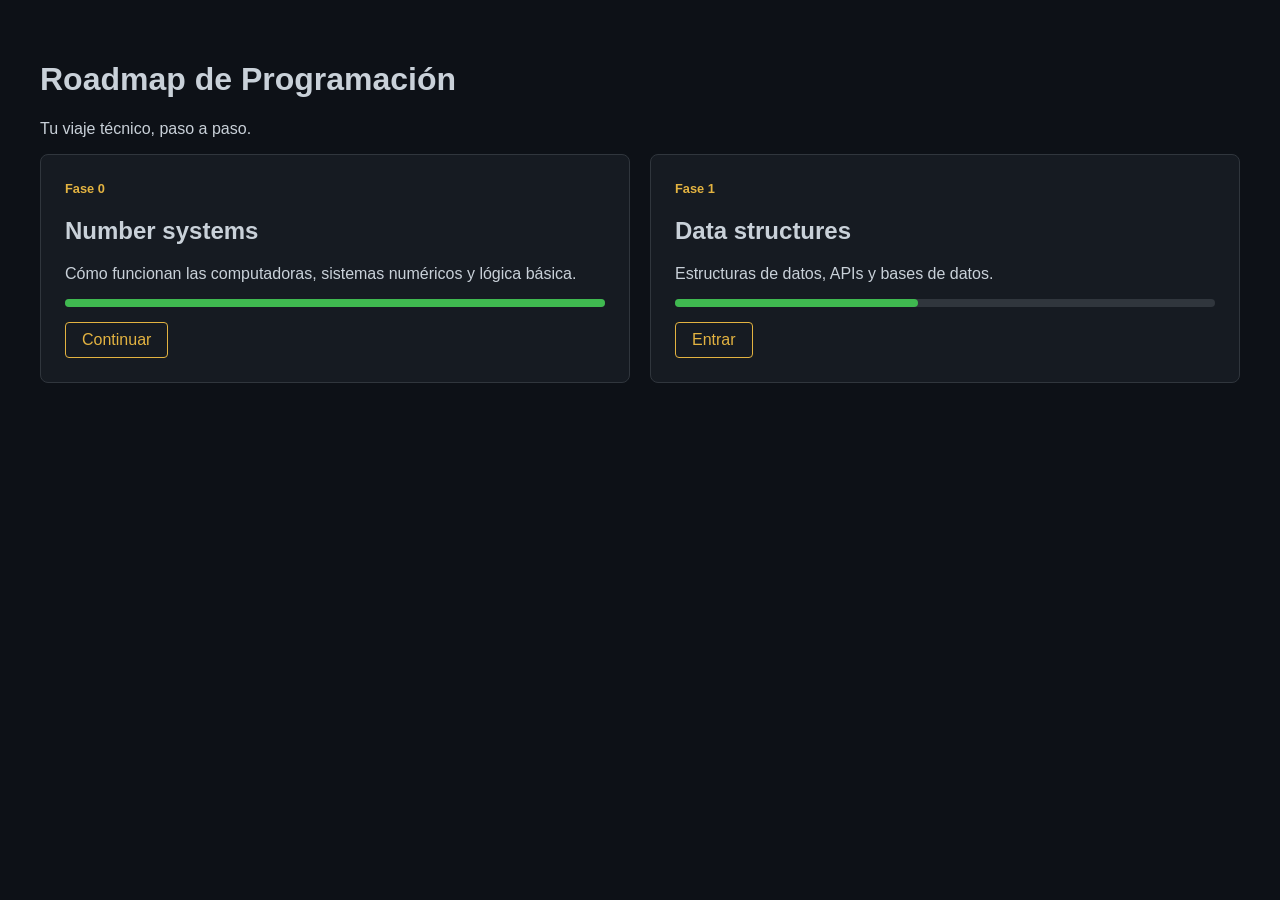
<file: index.html>
<!DOCTYPE html>
<html lang="es">
<head>
    <link rel="stylesheet" href="css/style.css">
    <title>Mi Base de Conocimiento</title>
</head>
<body>
    <header class="hero">
        <h1>Roadmap de Programación</h1>
        <p>Tu viaje técnico, paso a paso.</p>
    </header>

    <main class="dashboard-grid">
        <article class="card completed">
            <span class="phase-tag">Fase 0</span>
            <h2>Number systems</h2>
            <p>Cómo funcionan las computadoras, sistemas numéricos y lógica básica.</p>
            <div class="progress-bar"><div class="fill" style="width: 100%;"></div></div>
            <a href="number-systems.html" class="btn">Continuar</a>
        </article>

        <article class="card active">
            <span class="phase-tag">Fase 1</span>
            <h2>Data structures</h2>
            <p>Estructuras de datos, APIs y bases de datos.</p>
            <div class="progress-bar"><div class="fill" style="width: 45%;"></div></div>
            <a href="data-structures.html" class="btn">Entrar</a>
        </article>
    </main>
</body>
</html>
</file>
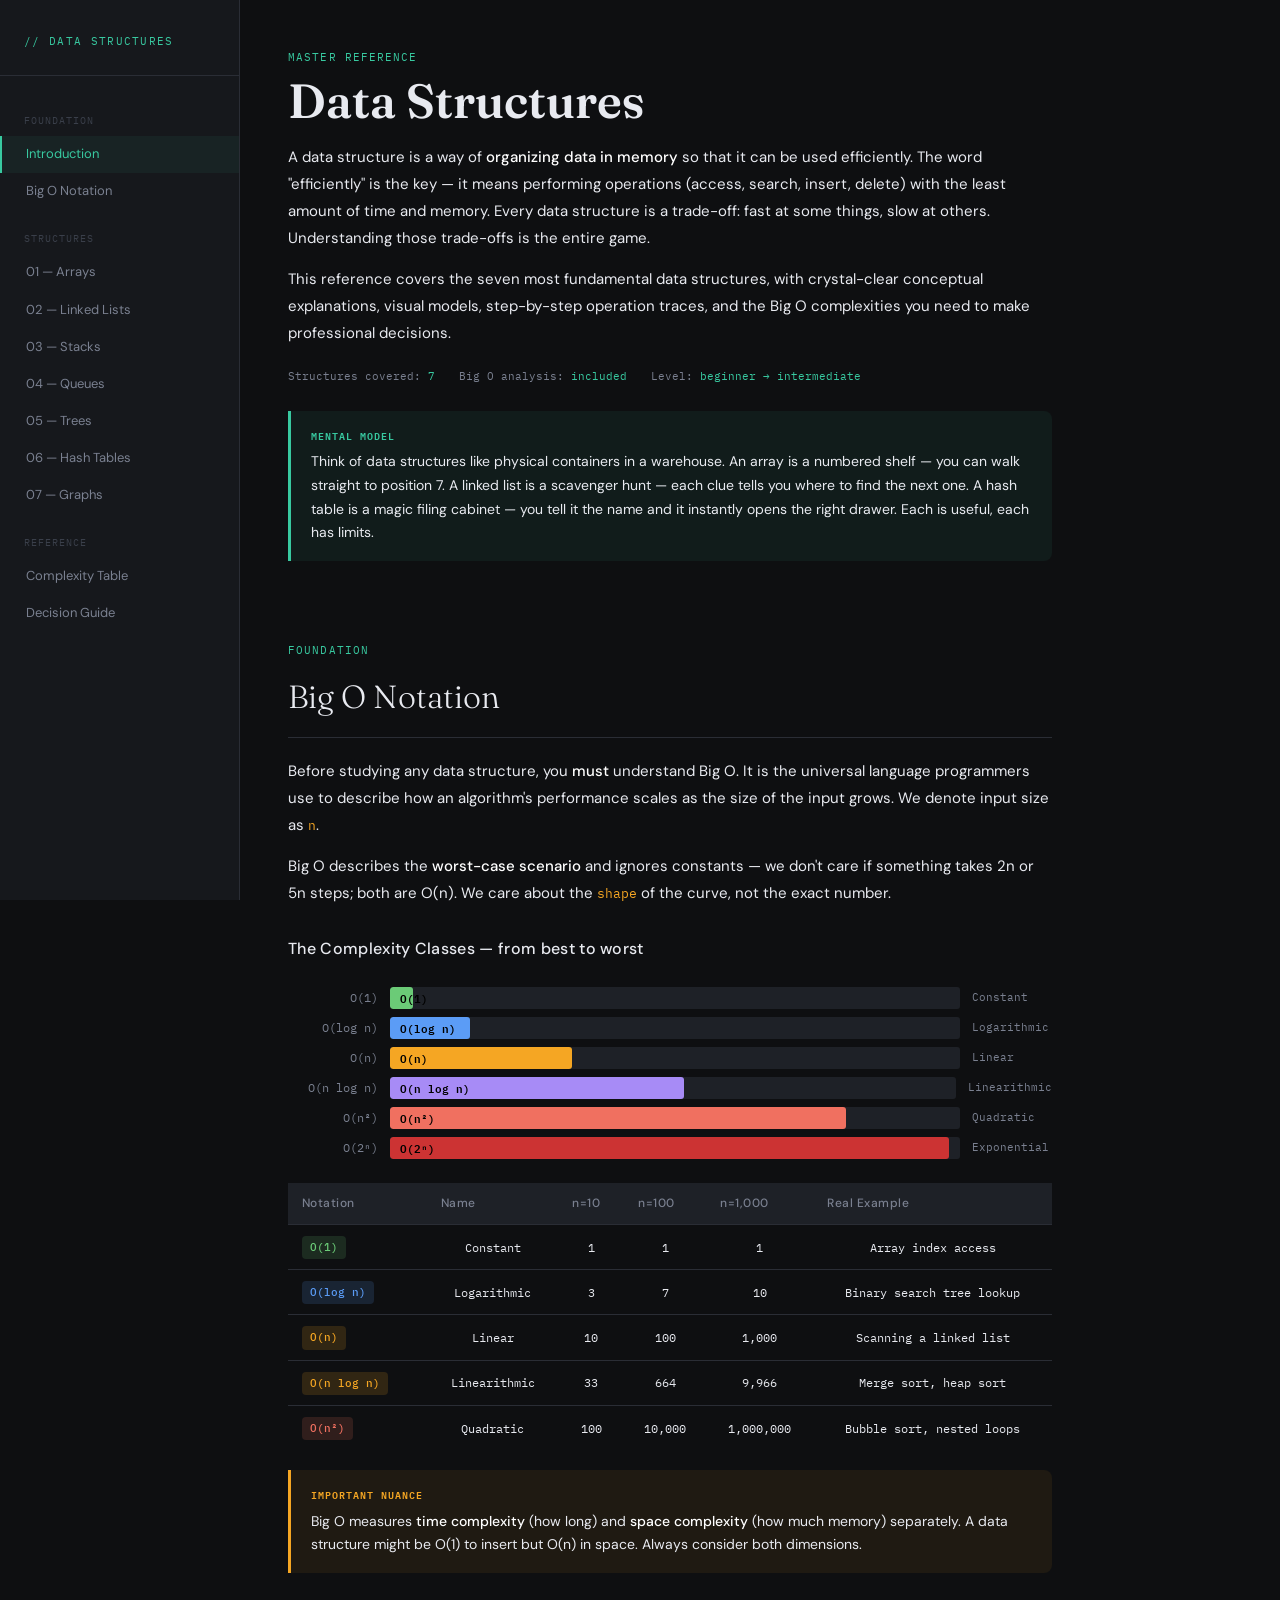
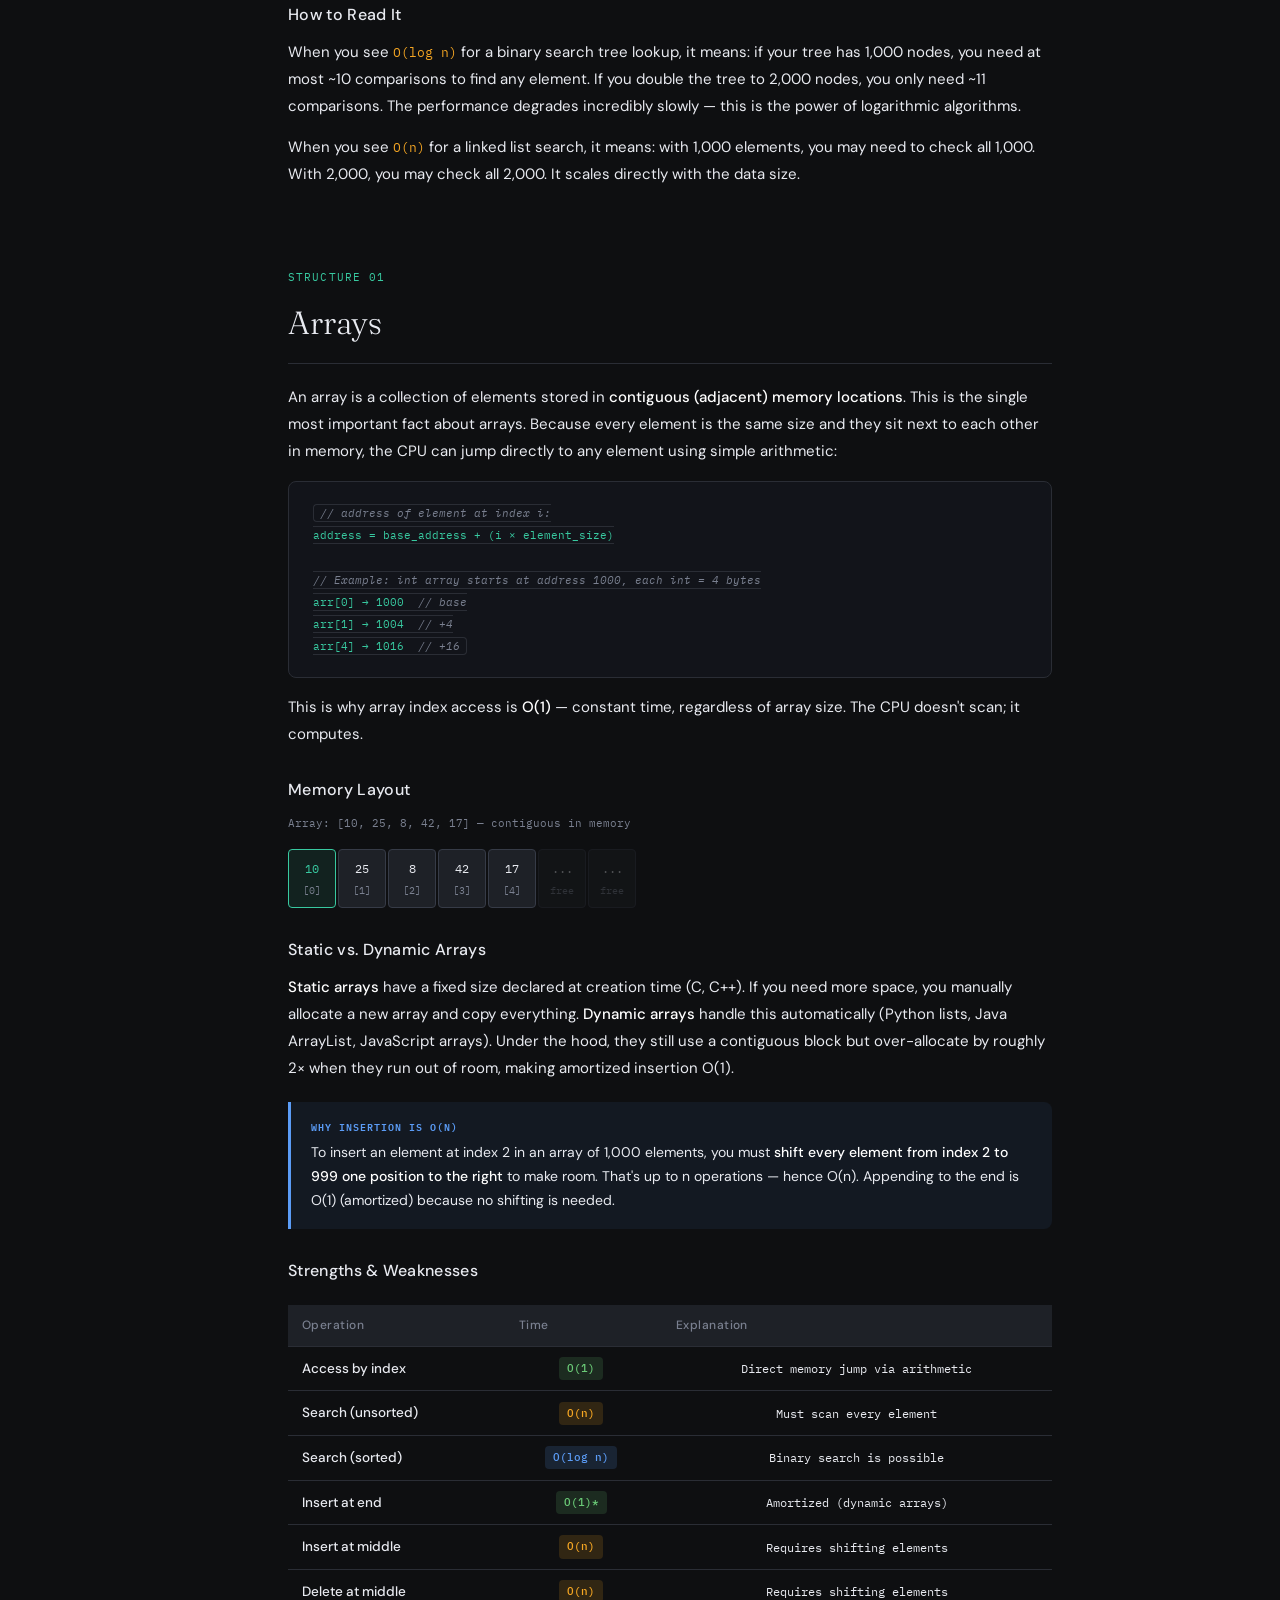
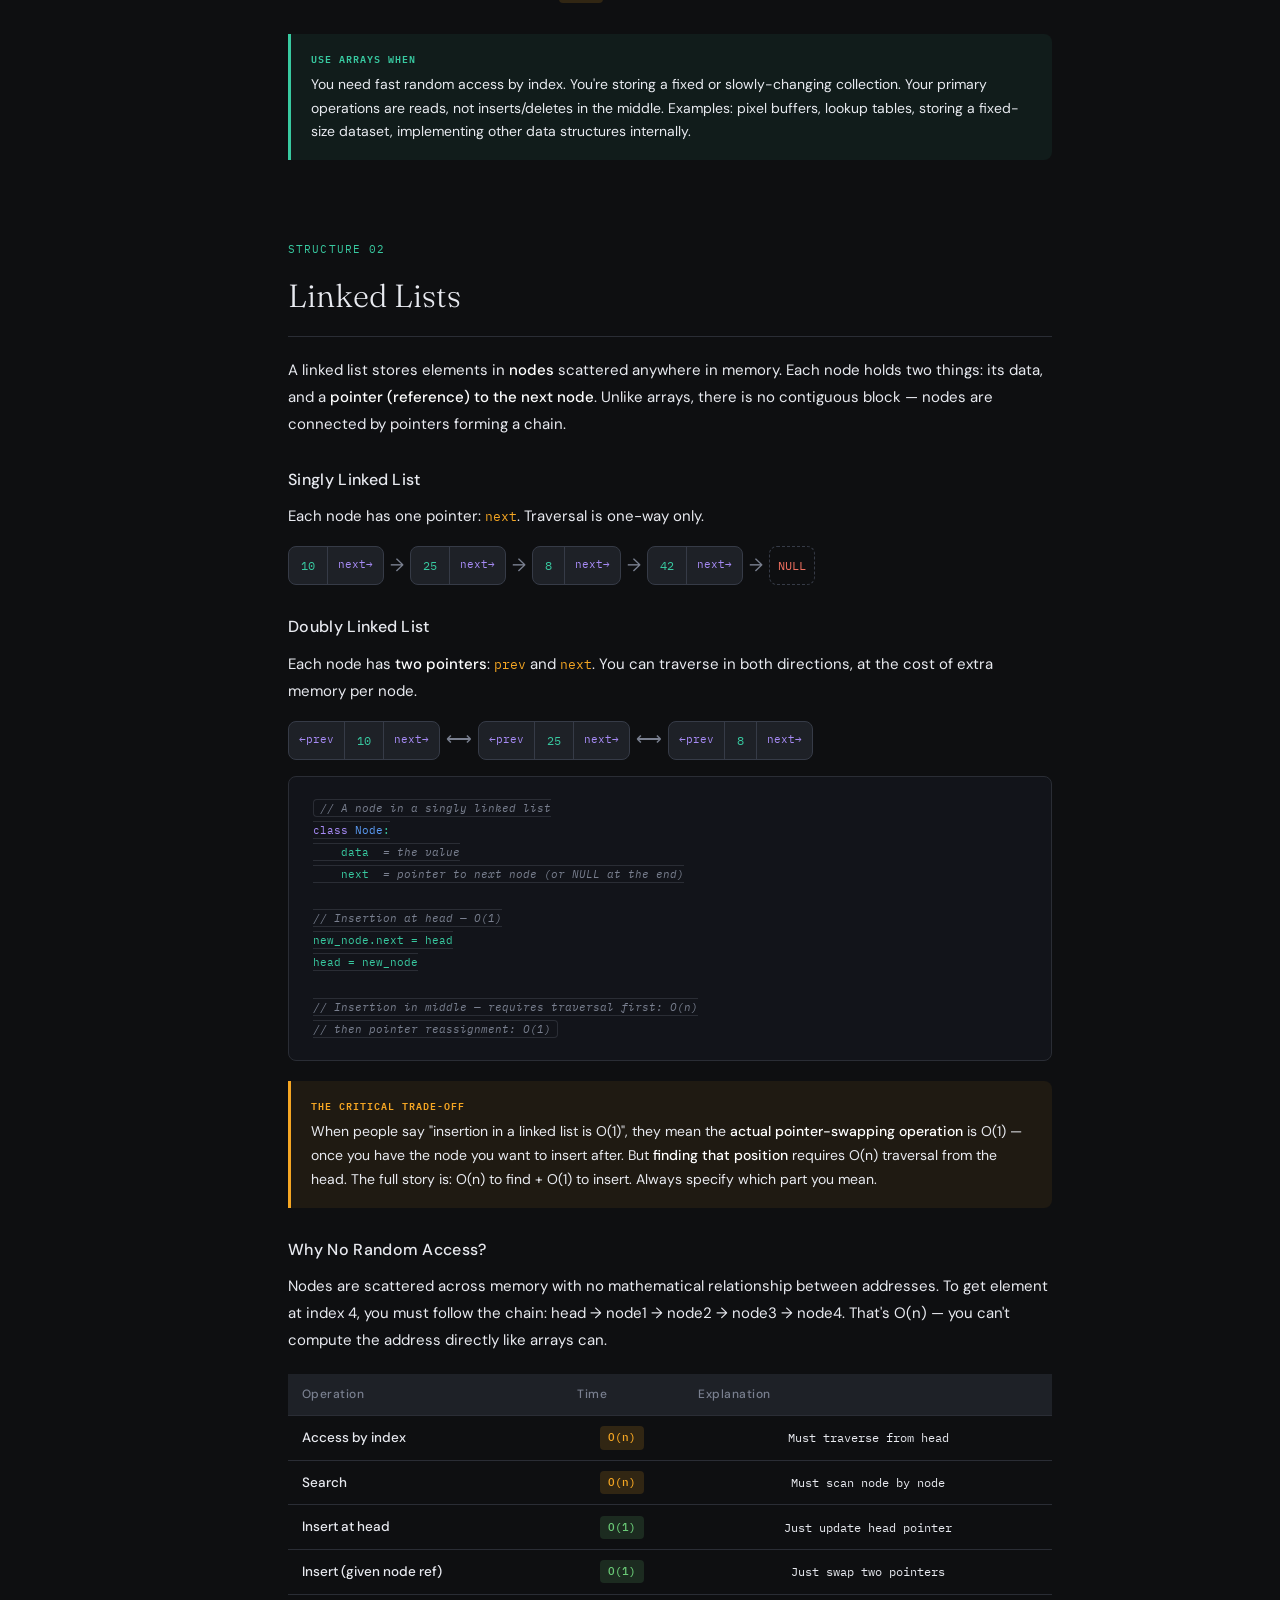
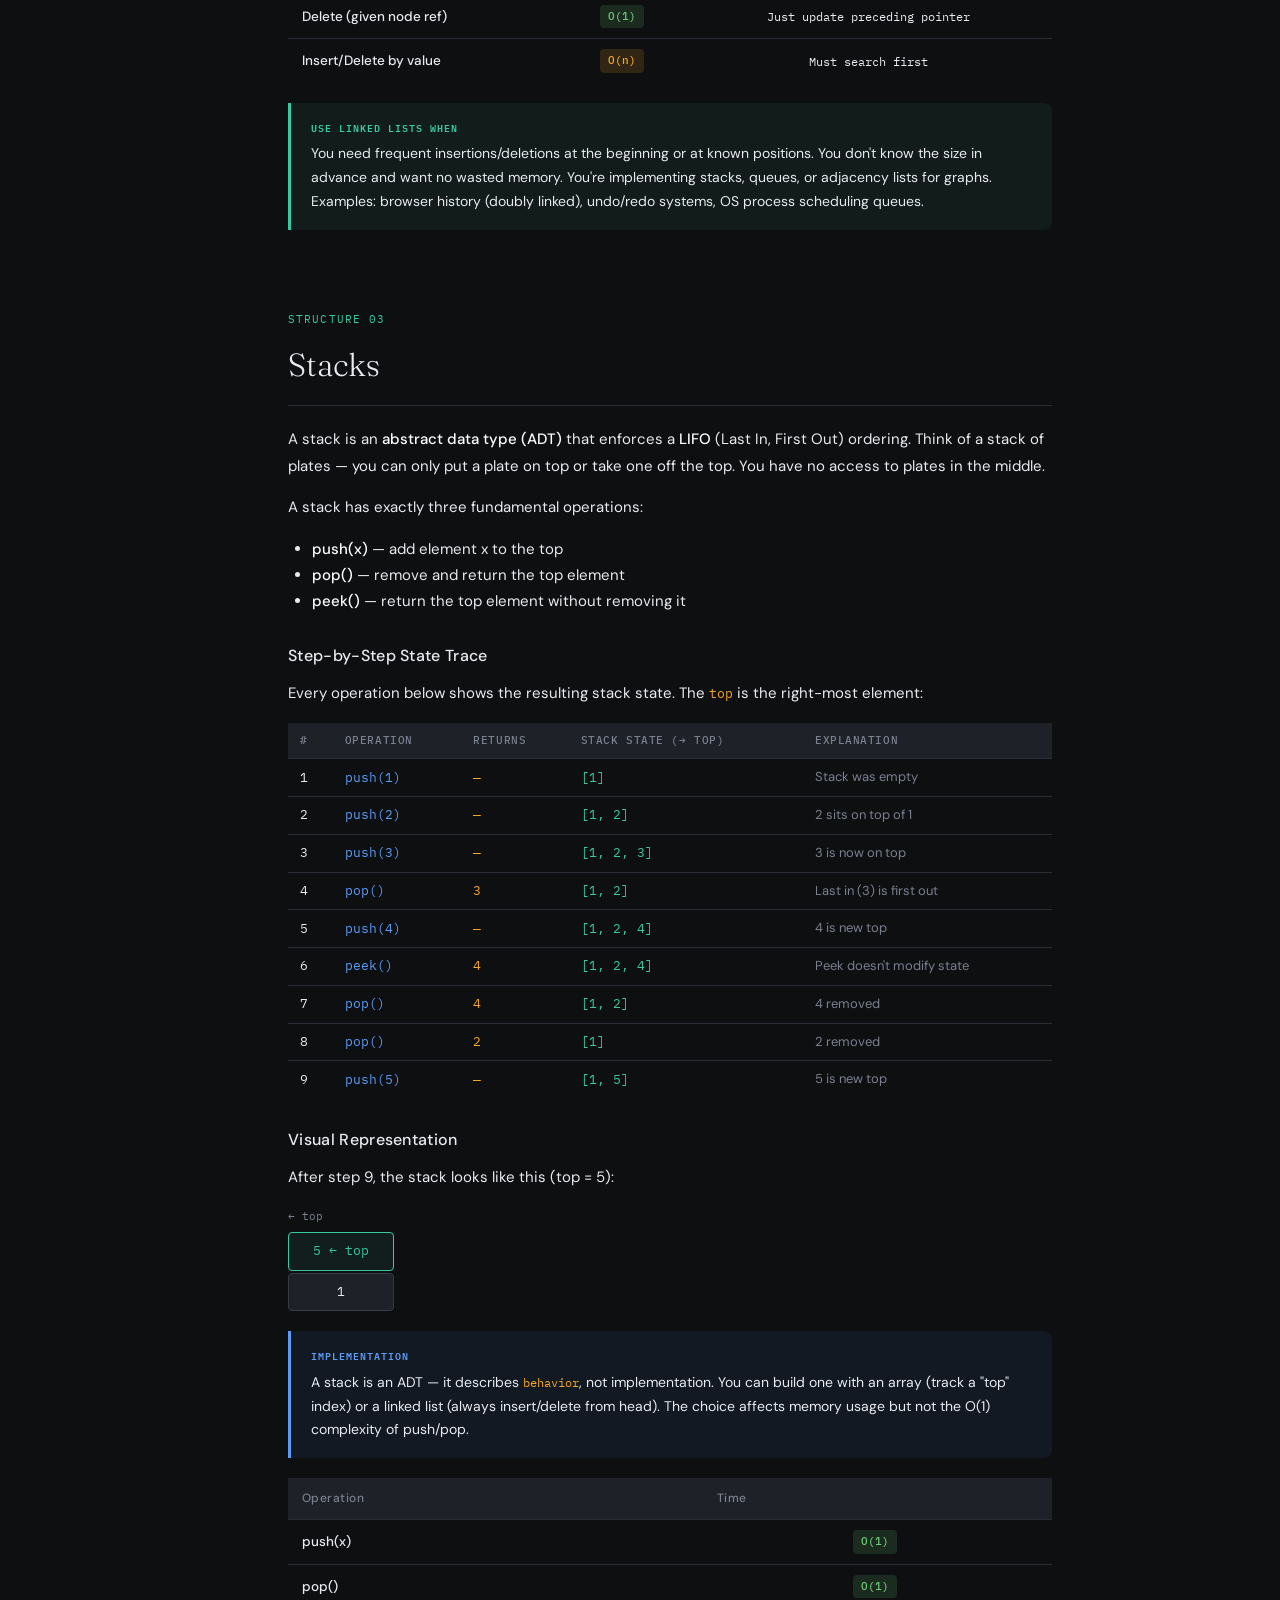
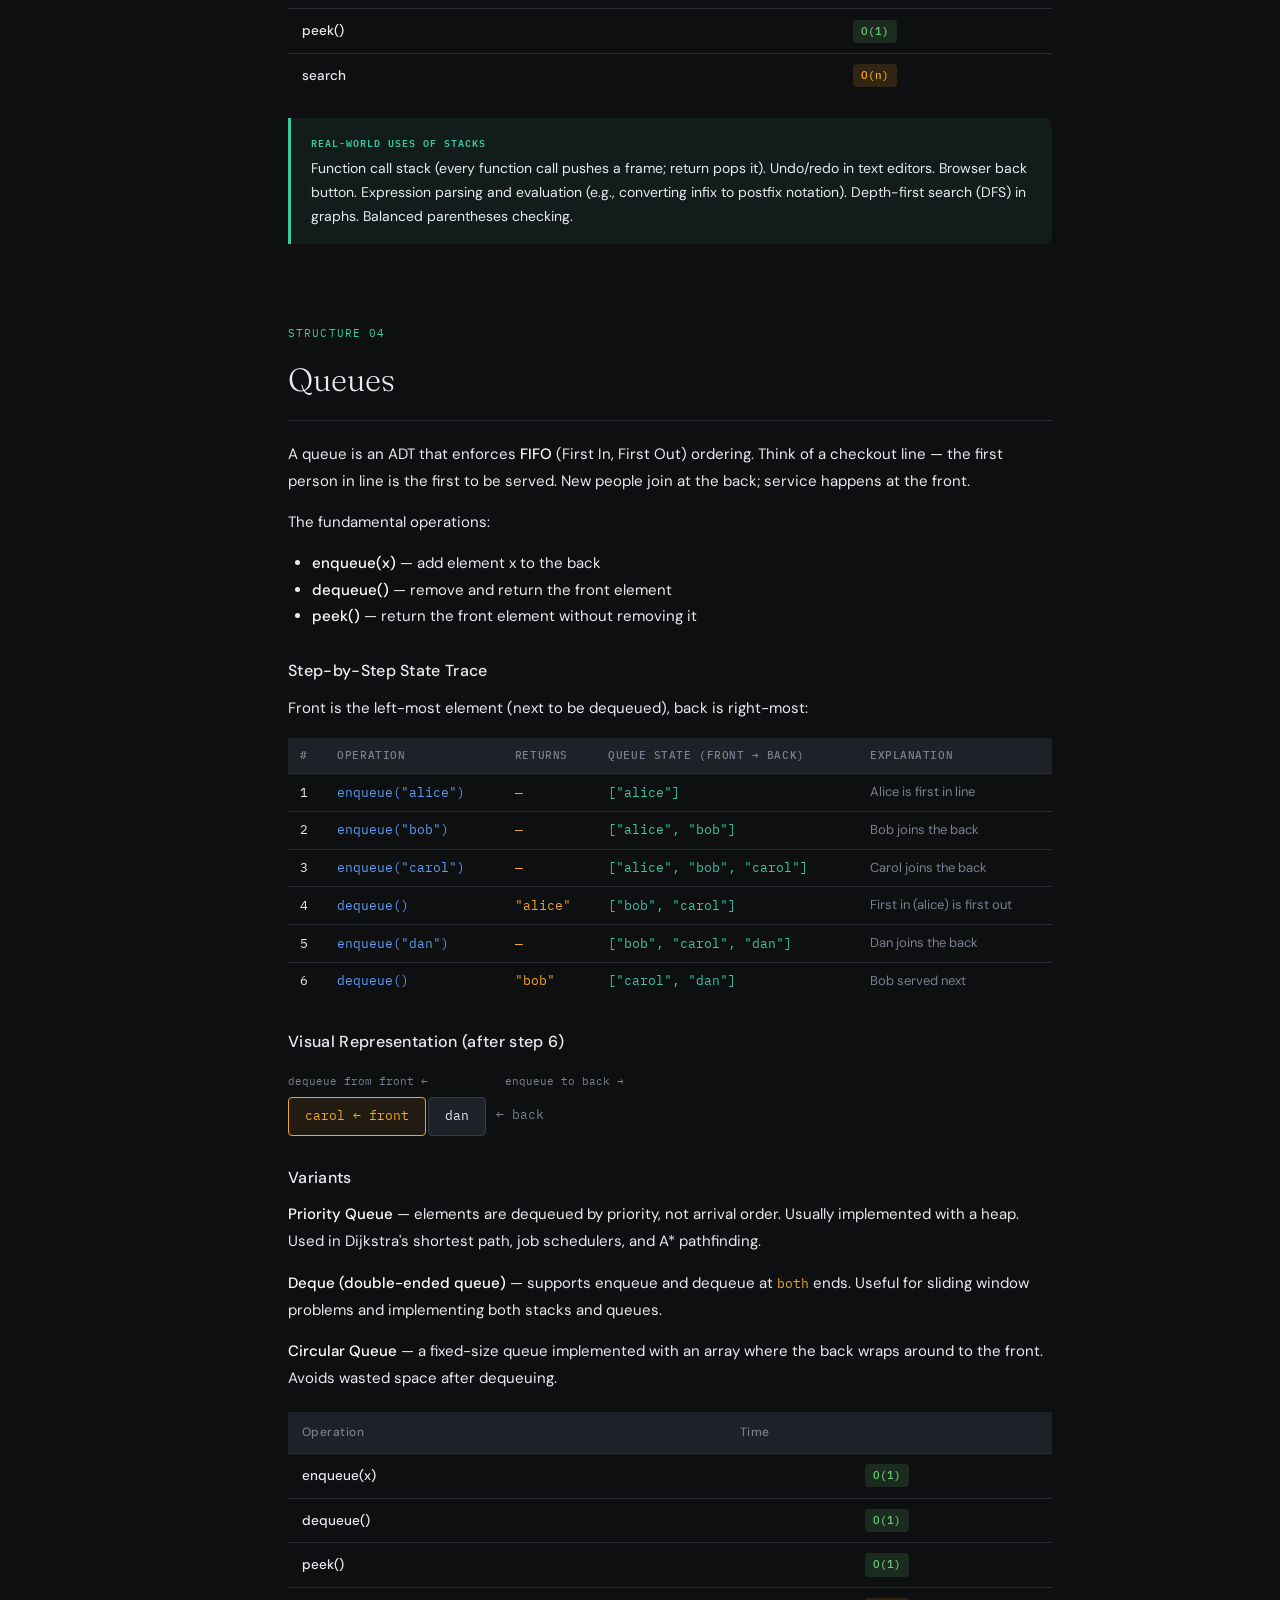
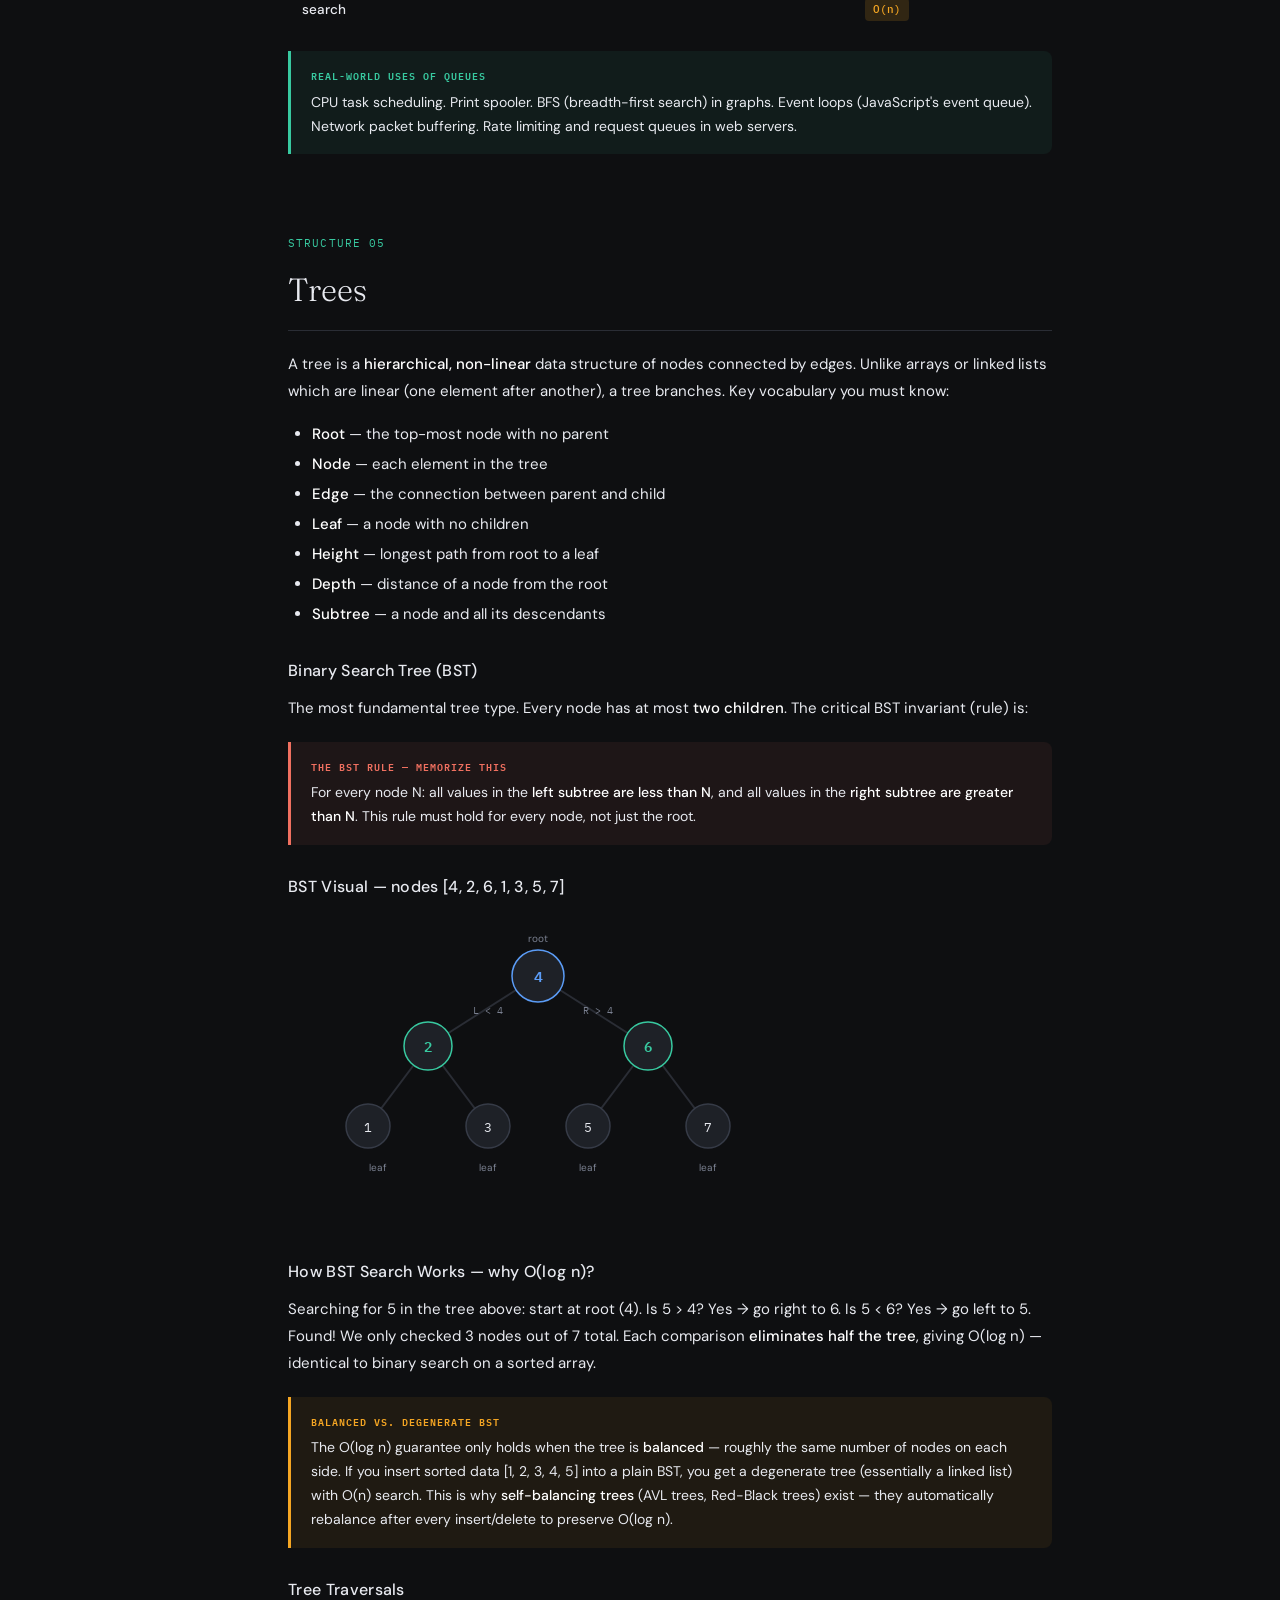
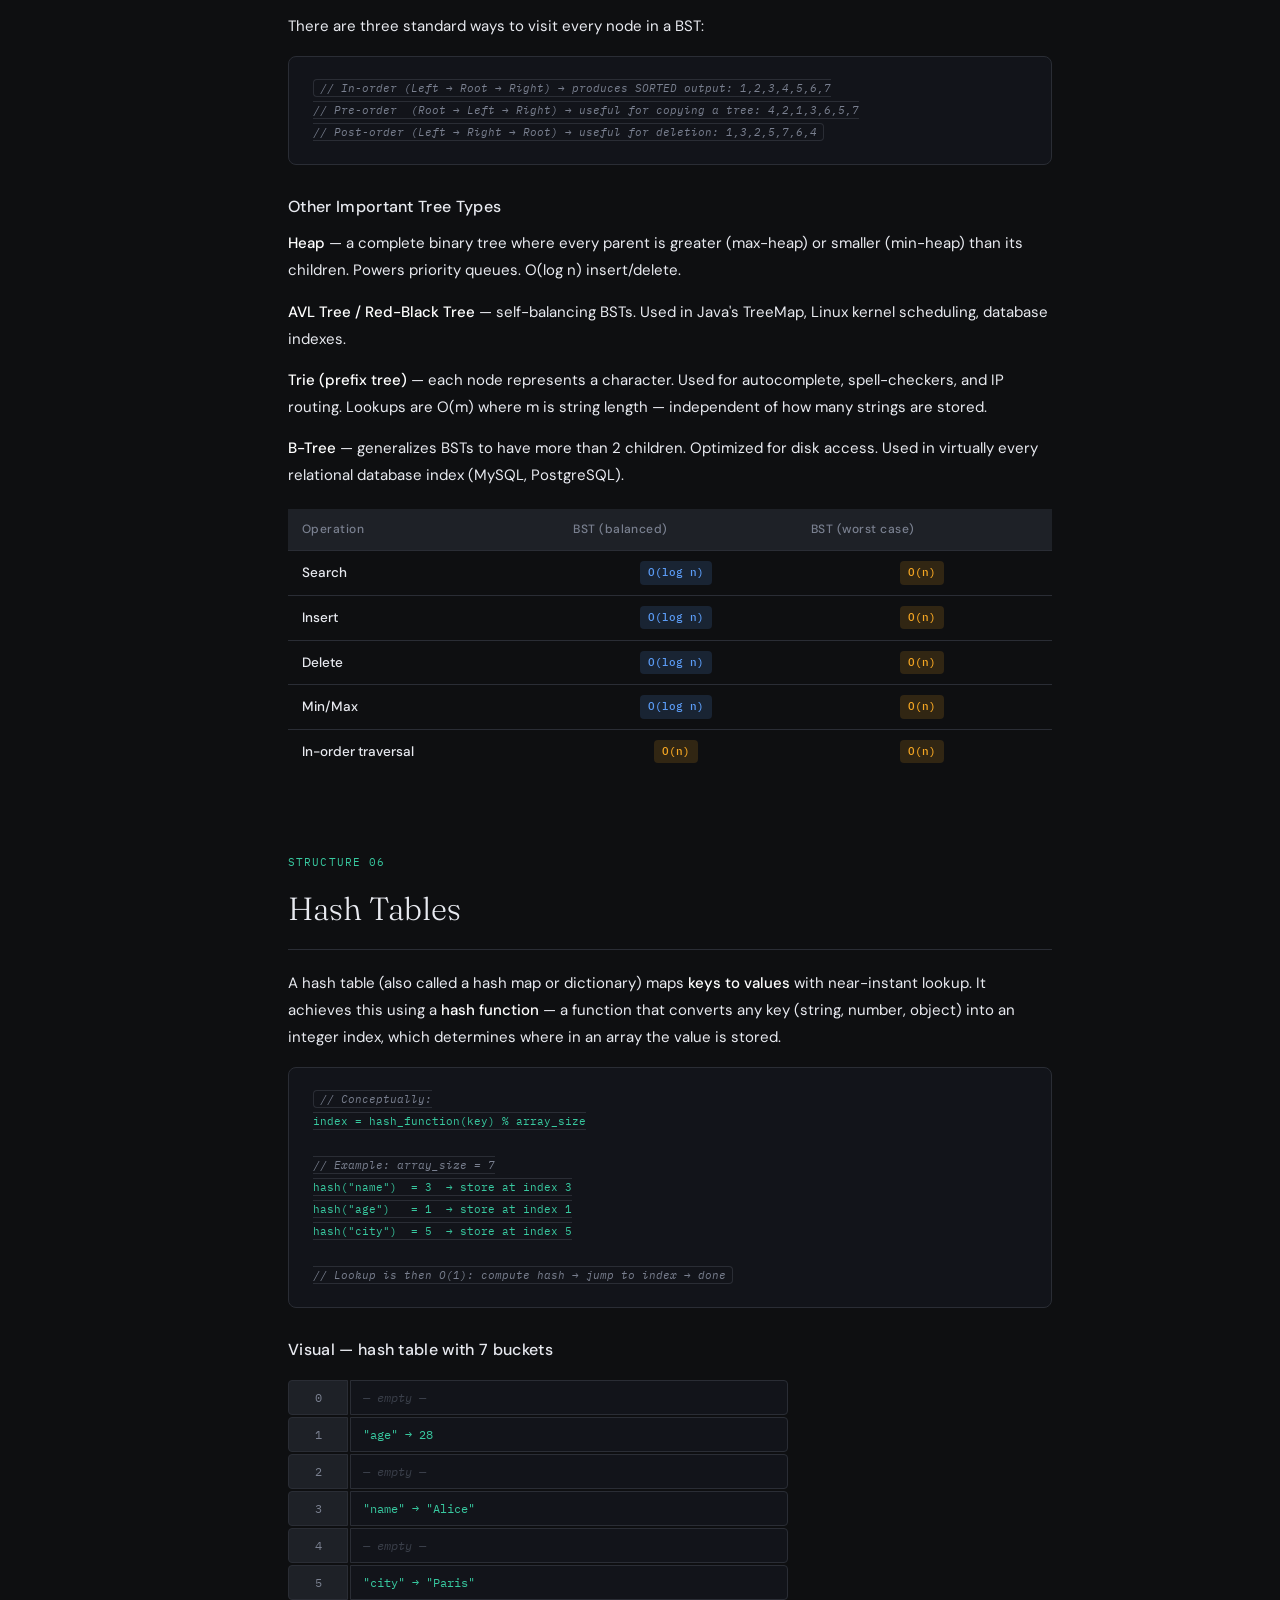
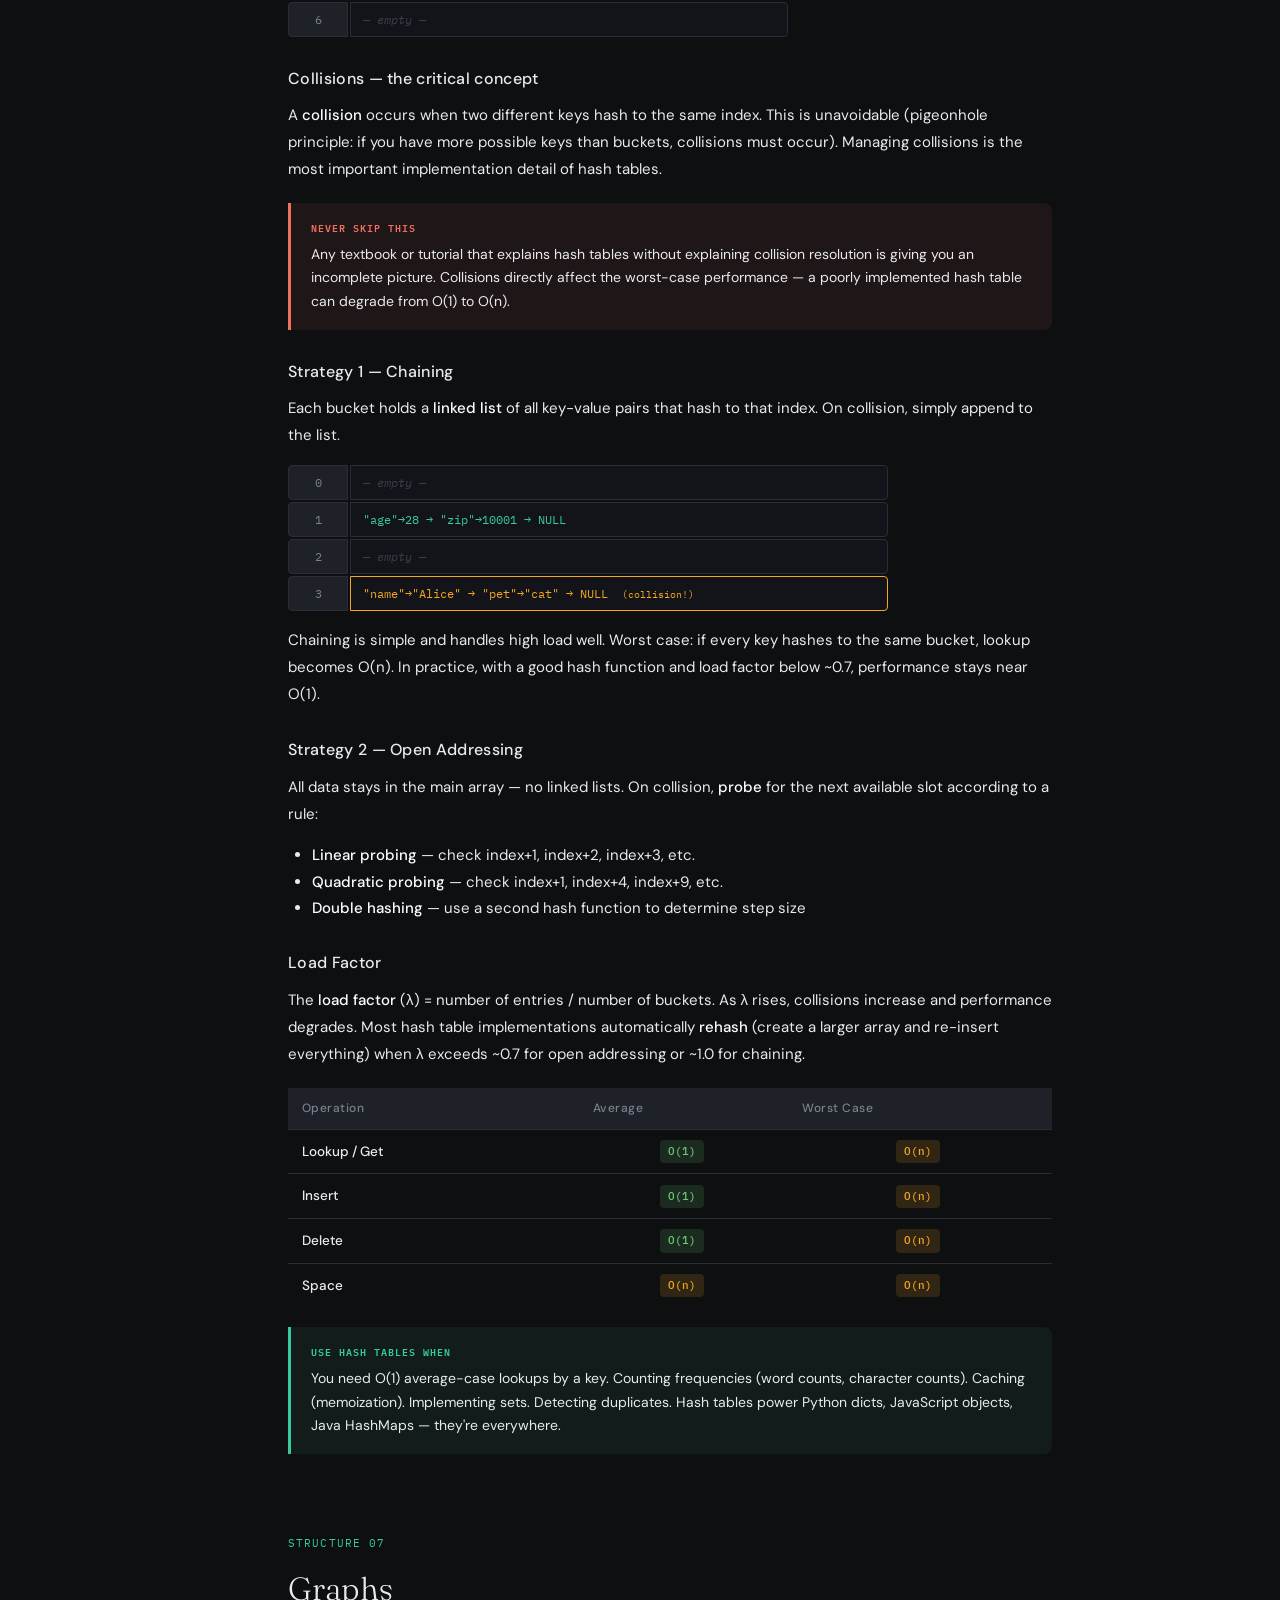
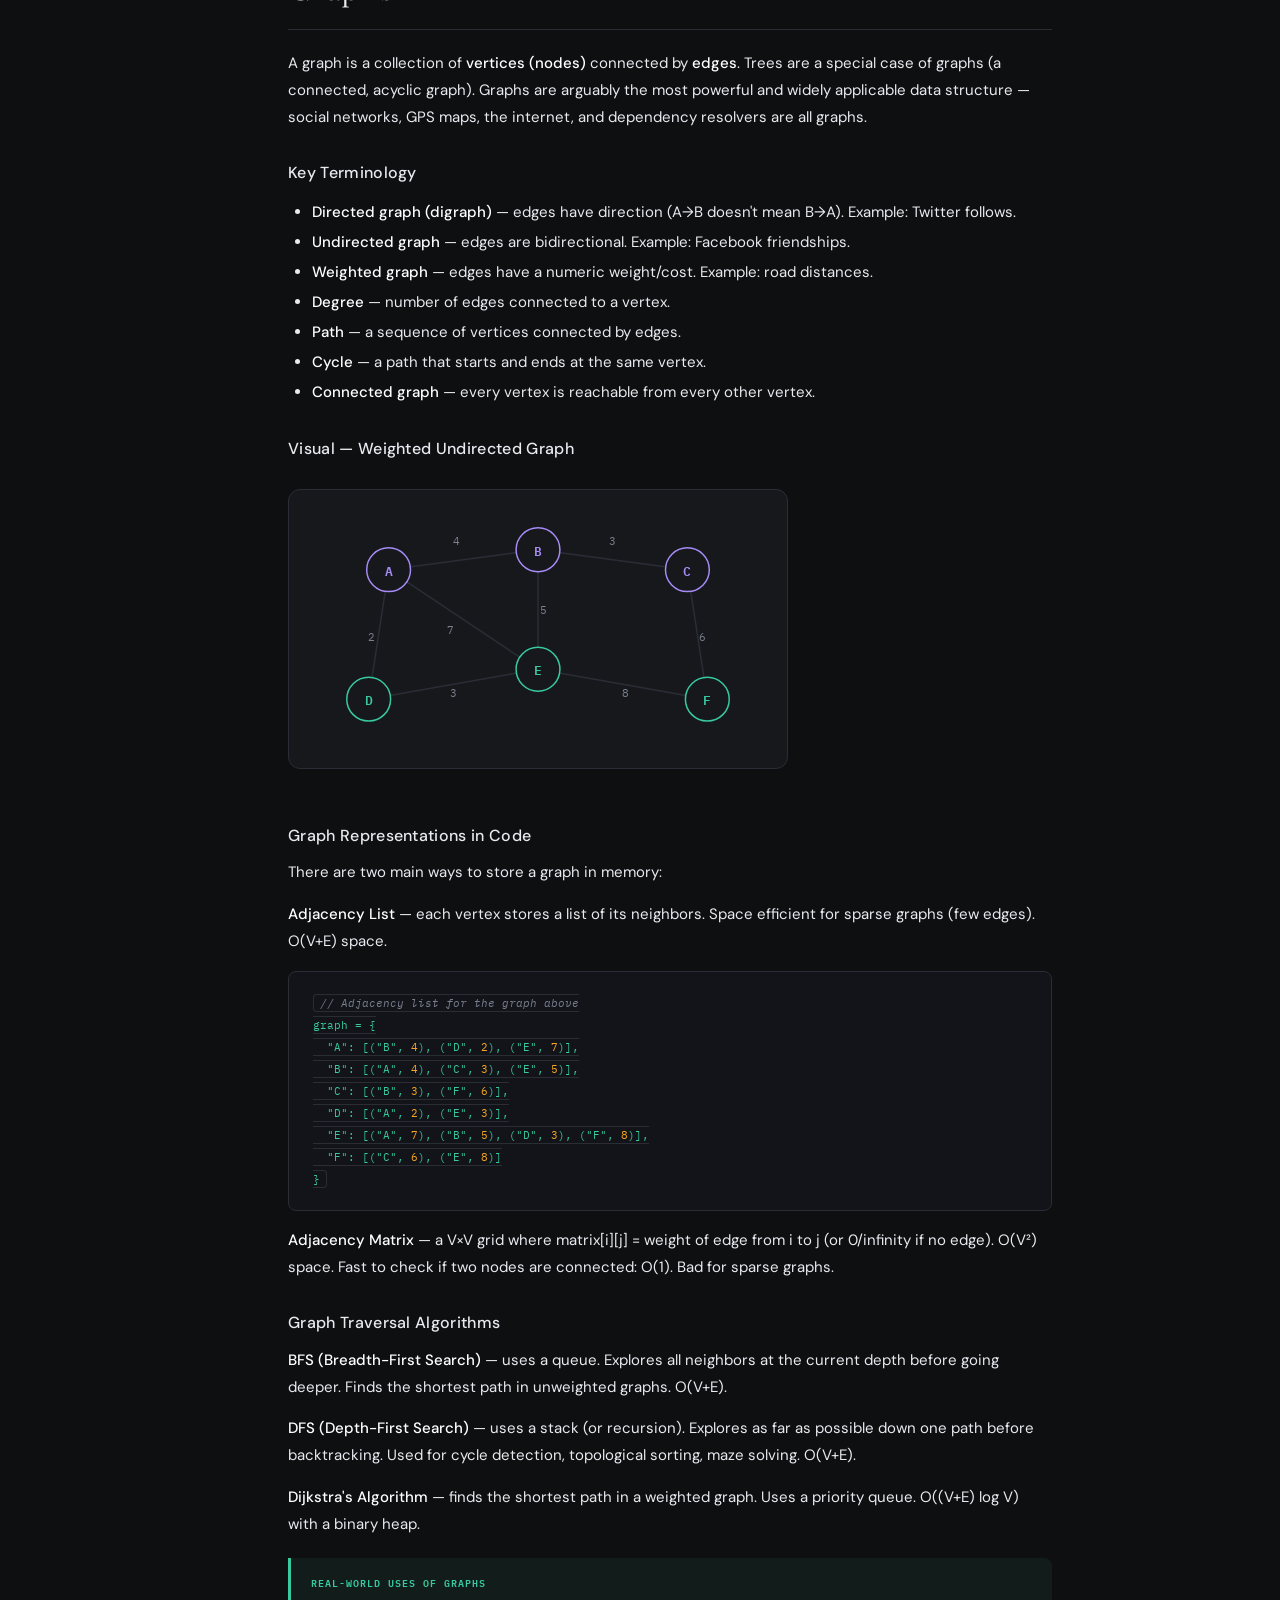
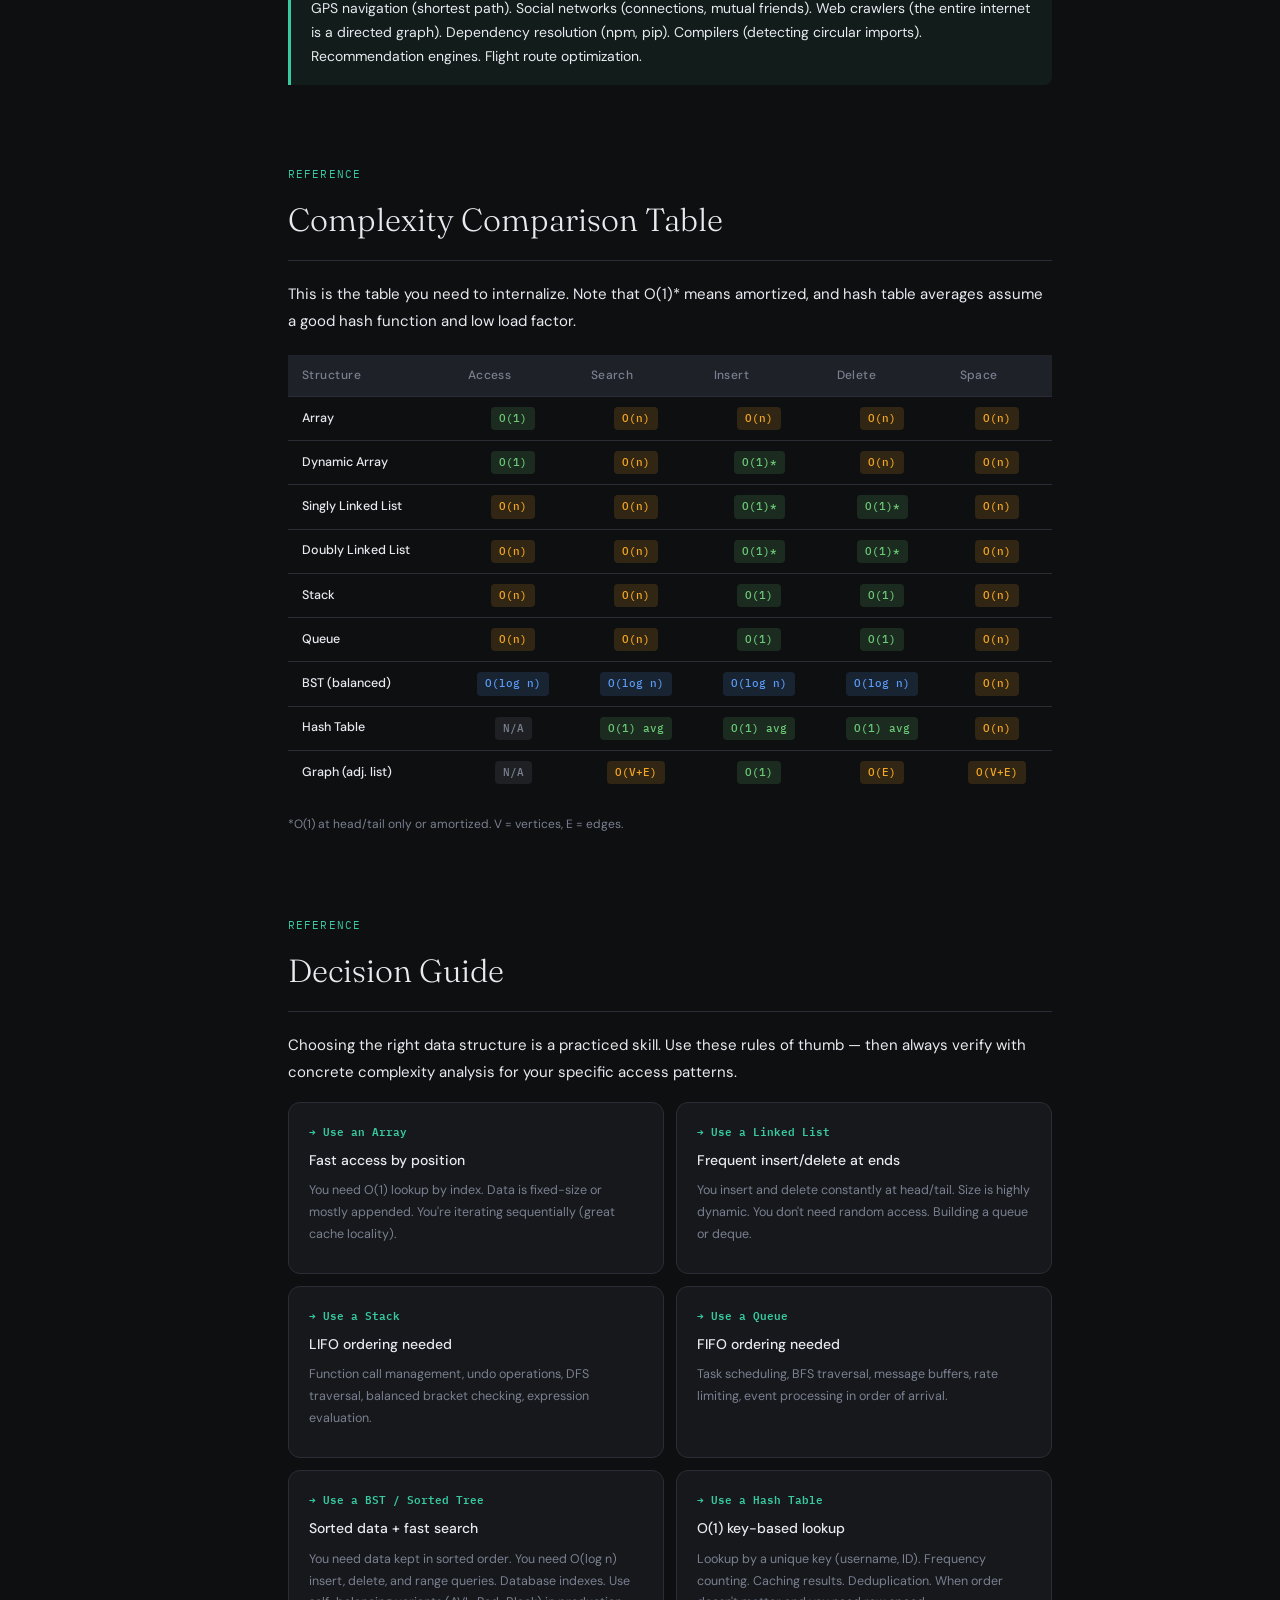
<file: data-structures.html>
<!DOCTYPE html>
<html lang="en">
<head>
<meta charset="UTF-8"/>
<meta name="viewport" content="width=device-width, initial-scale=1.0"/>
<title>Data Structures — Master Reference</title>
<link rel="preconnect" href="https://fonts.googleapis.com"/>
<link href="https://fonts.googleapis.com/css2?family=IBM+Plex+Mono:wght@400;500;600&family=Fraunces:ital,opsz,wght@0,9..144,300;0,9..144,600;1,9..144,300&family=DM+Sans:wght@300;400;500&display=swap" rel="stylesheet"/>
<style>
  :root {
    --bg: #0e0f11;
    --surface: #16181c;
    --surface2: #1e2127;
    --border: #2a2d35;
    --border2: #363b47;
    --text: #e8eaf0;
    --muted: #7a8090;
    --faint: #3a3f4a;
    --accent-blue: #5b9cf6;
    --accent-teal: #38c9a0;
    --accent-amber: #f5a623;
    --accent-coral: #f07060;
    --accent-purple: #a78bf6;
    --accent-green: #6bcb77;
    --code-bg: #12141a;
    --radius: 8px;
    --radius-lg: 12px;
  }
  * { box-sizing: border-box; margin: 0; padding: 0; }
  body {
    background: var(--bg);
    color: var(--text);
    font-family: 'DM Sans', sans-serif;
    font-size: 15px;
    line-height: 1.75;
    display: flex;
    min-height: 100vh;
  }

  /* NAV */
  nav {
    width: 240px;
    min-width: 240px;
    background: var(--surface);
    border-right: 1px solid var(--border);
    padding: 2rem 0;
    position: sticky;
    top: 0;
    height: 100vh;
    overflow-y: auto;
    flex-shrink: 0;
  }
  .nav-logo {
    font-family: 'IBM Plex Mono', monospace;
    font-size: 11px;
    color: var(--accent-teal);
    letter-spacing: 0.12em;
    text-transform: uppercase;
    padding: 0 1.5rem 1.5rem;
    border-bottom: 1px solid var(--border);
    margin-bottom: 1rem;
  }
  nav a {
    display: block;
    padding: 0.45rem 1.5rem;
    color: var(--muted);
    text-decoration: none;
    font-size: 13px;
    font-weight: 400;
    transition: color 0.15s, background 0.15s;
    border-left: 2px solid transparent;
  }
  nav a:hover { color: var(--text); background: var(--surface2); }
  nav a.active { color: var(--accent-teal); border-left-color: var(--accent-teal); background: rgba(56,201,160,0.06); }
  .nav-section {
    font-family: 'IBM Plex Mono', monospace;
    font-size: 10px;
    letter-spacing: 0.1em;
    text-transform: uppercase;
    color: var(--faint);
    padding: 1.25rem 1.5rem 0.4rem;
  }

  /* MAIN */
  main {
    flex: 1;
    max-width: 860px;
    padding: 3rem 3rem 6rem;
    overflow-x: hidden;
  }

  /* SECTIONS */
  section { margin-bottom: 5rem; }
  .section-tag {
    font-family: 'IBM Plex Mono', monospace;
    font-size: 11px;
    color: var(--accent-teal);
    letter-spacing: 0.1em;
    text-transform: uppercase;
    margin-bottom: 0.5rem;
  }
  h1 {
    font-family: 'Fraunces', serif;
    font-size: 3rem;
    font-weight: 600;
    line-height: 1.1;
    color: var(--text);
    margin-bottom: 1rem;
  }
  h2 {
    font-family: 'Fraunces', serif;
    font-size: 2rem;
    font-weight: 300;
    color: var(--text);
    margin-bottom: 1.25rem;
    padding-bottom: 0.75rem;
    border-bottom: 1px solid var(--border);
  }
  h3 {
    font-family: 'DM Sans', sans-serif;
    font-size: 1rem;
    font-weight: 500;
    color: var(--text);
    margin: 1.75rem 0 0.6rem;
    letter-spacing: 0.02em;
  }
  p { color: var(--text); margin-bottom: 0.9rem; line-height: 1.8; }
  p:last-child { margin-bottom: 0; }
  strong { font-weight: 500; color: #fff; }
  em { color: var(--accent-amber); font-style: normal; font-family: 'IBM Plex Mono', monospace; font-size: 0.88em; }

  /* CODE */
  code {
    font-family: 'IBM Plex Mono', monospace;
    font-size: 0.85em;
    background: var(--code-bg);
    border: 1px solid var(--border);
    padding: 1px 6px;
    border-radius: 4px;
    color: var(--accent-teal);
  }
  pre {
    background: var(--code-bg);
    border: 1px solid var(--border);
    border-radius: var(--radius);
    padding: 1.25rem 1.5rem;
    overflow-x: auto;
    margin: 1rem 0;
    font-family: 'IBM Plex Mono', monospace;
    font-size: 13px;
    line-height: 1.7;
  }
  pre .kw { color: var(--accent-purple); }
  pre .fn { color: var(--accent-blue); }
  pre .str { color: var(--accent-teal); }
  pre .cm { color: var(--muted); font-style: italic; }
  pre .num { color: var(--accent-amber); }
  pre .op { color: var(--accent-coral); }

  /* CALLOUTS */
  .callout {
    border-left: 3px solid;
    padding: 1rem 1.25rem;
    border-radius: 0 var(--radius) var(--radius) 0;
    margin: 1.25rem 0;
    font-size: 14px;
    line-height: 1.7;
  }
  .callout.info { border-color: var(--accent-blue); background: rgba(91,156,246,0.07); }
  .callout.warn { border-color: var(--accent-amber); background: rgba(245,166,35,0.07); }
  .callout.key  { border-color: var(--accent-teal); background: rgba(56,201,160,0.07); }
  .callout.danger { border-color: var(--accent-coral); background: rgba(240,112,96,0.07); }
  .callout-label {
    font-family: 'IBM Plex Mono', monospace;
    font-size: 10px;
    letter-spacing: 0.1em;
    text-transform: uppercase;
    margin-bottom: 0.4rem;
    font-weight: 600;
  }
  .callout.info .callout-label { color: var(--accent-blue); }
  .callout.warn .callout-label { color: var(--accent-amber); }
  .callout.key .callout-label  { color: var(--accent-teal); }
  .callout.danger .callout-label { color: var(--accent-coral); }

  /* TAGS / BADGES */
  .badge {
    display: inline-block;
    font-family: 'IBM Plex Mono', monospace;
    font-size: 11px;
    font-weight: 500;
    padding: 2px 8px;
    border-radius: 4px;
    margin-right: 4px;
  }
  .badge-o1   { background: rgba(107,203,119,0.15); color: var(--accent-green); }
  .badge-on   { background: rgba(245,166,35,0.15);  color: var(--accent-amber); }
  .badge-ologn{ background: rgba(91,156,246,0.15);  color: var(--accent-blue); }
  .badge-on2  { background: rgba(240,112,96,0.15);  color: var(--accent-coral); }
  .badge-na   { background: rgba(122,128,144,0.15); color: var(--muted); }

  /* VISUAL: MEMORY BLOCKS */
  .mem-row {
    display: flex;
    gap: 2px;
    align-items: stretch;
    margin: 1rem 0;
    font-family: 'IBM Plex Mono', monospace;
    font-size: 12px;
  }
  .mem-cell {
    border: 1px solid var(--border2);
    background: var(--surface2);
    min-width: 48px;
    text-align: center;
    padding: 8px 4px;
    border-radius: 4px;
  }
  .mem-cell.highlight { border-color: var(--accent-teal); background: rgba(56,201,160,0.1); color: var(--accent-teal); }
  .mem-cell .idx { display: block; color: var(--muted); font-size: 10px; margin-top: 3px; }
  .mem-label { font-family: 'IBM Plex Mono', monospace; font-size: 11px; color: var(--muted); margin-bottom: 6px; }

  /* VISUAL: LINKED LIST */
  .ll-container { display: flex; align-items: center; gap: 0; margin: 1rem 0; flex-wrap: wrap; }
  .ll-node {
    display: flex;
    border: 1px solid var(--border2);
    border-radius: var(--radius);
    background: var(--surface2);
    font-family: 'IBM Plex Mono', monospace;
    font-size: 12px;
    overflow: hidden;
  }
  .ll-data { padding: 8px 12px; border-right: 1px solid var(--border2); color: var(--accent-teal); }
  .ll-ptr  { padding: 8px 10px; color: var(--accent-purple); font-size: 11px; }
  .ll-arrow { display: flex; align-items: center; padding: 0 6px; color: var(--muted); font-size: 18px; }
  .ll-null  { font-family: 'IBM Plex Mono', monospace; font-size: 12px; color: var(--accent-coral); padding: 8px; border: 1px dashed var(--border2); border-radius: var(--radius); }

  /* VISUAL: STACK & QUEUE */
  .stack-vis { display: inline-flex; flex-direction: column-reverse; gap: 2px; vertical-align: top; }
  .stack-cell {
    background: var(--surface2);
    border: 1px solid var(--border2);
    border-radius: 4px;
    padding: 7px 24px;
    font-family: 'IBM Plex Mono', monospace;
    font-size: 13px;
    text-align: center;
    transition: all 0.2s;
    color: var(--text);
  }
  .stack-cell.top { border-color: var(--accent-teal); color: var(--accent-teal); background: rgba(56,201,160,0.08); }
  .queue-vis { display: inline-flex; flex-direction: row; gap: 2px; vertical-align: top; }
  .queue-cell {
    background: var(--surface2);
    border: 1px solid var(--border2);
    border-radius: 4px;
    padding: 7px 16px;
    font-family: 'IBM Plex Mono', monospace;
    font-size: 13px;
    text-align: center;
    color: var(--text);
  }
  .queue-cell.front { border-color: var(--accent-amber); color: var(--accent-amber); background: rgba(245,166,35,0.08); }
  .queue-cell.back  { border-color: var(--accent-purple); color: var(--accent-purple); background: rgba(167,139,246,0.08); }

  /* STEP TABLE */
  .step-table { width: 100%; border-collapse: collapse; font-family: 'IBM Plex Mono', monospace; font-size: 12.5px; margin: 1rem 0; }
  .step-table th { background: var(--surface2); color: var(--muted); font-weight: 500; padding: 8px 12px; text-align: left; border-bottom: 1px solid var(--border); font-size: 11px; letter-spacing: 0.05em; text-transform: uppercase; }
  .step-table td { padding: 7px 12px; border-bottom: 1px solid var(--border); color: var(--text); vertical-align: middle; }
  .step-table tr:last-child td { border-bottom: none; }
  .step-table td.op-cell { color: var(--accent-blue); }
  .step-table td.ret-cell { color: var(--accent-amber); }
  .step-table td.state-cell { color: var(--accent-teal); }
  .step-table td.desc-cell { color: var(--muted); font-family: 'DM Sans', sans-serif; font-size: 13px; }

  /* TREE VISUAL */
  .tree-svg { background: transparent; }

  /* BIG O TABLE */
  .bigo-table { width: 100%; border-collapse: collapse; font-size: 13.5px; margin: 1.25rem 0; }
  .bigo-table th { background: var(--surface2); color: var(--muted); padding: 10px 14px; text-align: left; border-bottom: 1px solid var(--border); font-size: 12px; font-weight: 500; letter-spacing: 0.04em; white-space: nowrap; }
  .bigo-table td { padding: 10px 14px; border-bottom: 1px solid var(--border); vertical-align: middle; }
  .bigo-table tr:last-child td { border-bottom: none; }
  .bigo-table td:first-child { font-weight: 500; color: var(--text); }
  .bigo-table td:not(:first-child) { text-align: center; font-family: 'IBM Plex Mono', monospace; font-size: 12px; }
  .bigo-table tr:hover td { background: var(--surface2); }

  /* HASH VIS */
  .hash-table-vis { display: grid; grid-template-columns: 60px 1fr; gap: 2px; font-family: 'IBM Plex Mono', monospace; font-size: 12px; margin: 1rem 0; max-width: 500px; }
  .hash-idx { background: var(--surface2); border: 1px solid var(--border); padding: 6px 10px; text-align: center; color: var(--muted); border-radius: 4px 0 0 4px; }
  .hash-val { background: var(--code-bg); border: 1px solid var(--border); padding: 6px 12px; color: var(--accent-teal); border-radius: 0 4px 4px 0; }
  .hash-val.collision { border-color: var(--accent-amber); color: var(--accent-amber); }
  .hash-empty { color: var(--faint); font-style: italic; }

  /* GRAPH */
  .graph-svg { background: var(--surface); border: 1px solid var(--border); border-radius: var(--radius-lg); }

  /* DECISION GUIDE */
  .decision-grid { display: grid; grid-template-columns: 1fr 1fr; gap: 12px; margin: 1rem 0; }
  .decision-card {
    background: var(--surface);
    border: 1px solid var(--border);
    border-radius: var(--radius-lg);
    padding: 1.1rem 1.25rem;
  }
  .decision-card .dc-title { font-weight: 500; color: var(--text); margin-bottom: 0.5rem; font-size: 14px; }
  .decision-card .dc-when { font-size: 12.5px; color: var(--muted); margin-bottom: 0.6rem; }
  .decision-card .dc-badge { font-family: 'IBM Plex Mono', monospace; font-size: 11px; font-weight: 600; color: var(--accent-teal); }

  /* DIVIDERS */
  hr { border: none; border-top: 1px solid var(--border); margin: 2rem 0; }

  /* INTRO HERO */
  .hero-meta { display: flex; gap: 1.5rem; margin-top: 1.25rem; flex-wrap: wrap; }
  .hero-meta-item { font-family: 'IBM Plex Mono', monospace; font-size: 11px; color: var(--muted); }
  .hero-meta-item span { color: var(--accent-teal); }

  /* COMPLEXITY CHART BARS */
  .complexity-vis { margin: 1.5rem 0; }
  .cx-row { display: flex; align-items: center; gap: 12px; margin-bottom: 8px; }
  .cx-label { font-family: 'IBM Plex Mono', monospace; font-size: 12px; color: var(--muted); min-width: 90px; text-align: right; }
  .cx-bar-bg { flex: 1; background: var(--surface2); border-radius: 3px; height: 22px; overflow: hidden; }
  .cx-bar { height: 100%; border-radius: 3px; display: flex; align-items: center; padding-left: 10px; font-family: 'IBM Plex Mono', monospace; font-size: 11px; font-weight: 600; color: #000; transition: width 0.8s ease; }
  .cx-note { font-family: 'IBM Plex Mono', monospace; font-size: 11px; color: var(--muted); min-width: 80px; }

  @media (max-width: 900px) {
    nav { display: none; }
    main { padding: 2rem 1.25rem 4rem; }
    .decision-grid { grid-template-columns: 1fr; }
  }
</style>
</head>
<body>

<nav>
  <div class="nav-logo">// Data Structures</div>
  <div class="nav-section">Foundation</div>
  <a href="#intro" class="active">Introduction</a>
  <a href="#bigo">Big O Notation</a>
  <div class="nav-section">Structures</div>
  <a href="#arrays">01 — Arrays</a>
  <a href="#linked-lists">02 — Linked Lists</a>
  <a href="#stacks">03 — Stacks</a>
  <a href="#queues">04 — Queues</a>
  <a href="#trees">05 — Trees</a>
  <a href="#hash-tables">06 — Hash Tables</a>
  <a href="#graphs">07 — Graphs</a>
  <div class="nav-section">Reference</div>
  <a href="#complexity">Complexity Table</a>
  <a href="#decision">Decision Guide</a>
</nav>

<main>

  <!-- INTRO -->
  <section id="intro">
    <div class="section-tag">Master Reference</div>
    <h1>Data Structures</h1>
    <p>A data structure is a way of <strong>organizing data in memory</strong> so that it can be used efficiently. The word "efficiently" is the key — it means performing operations (access, search, insert, delete) with the least amount of time and memory. Every data structure is a trade-off: fast at some things, slow at others. Understanding those trade-offs is the entire game.</p>
    <p>This reference covers the seven most fundamental data structures, with crystal-clear conceptual explanations, visual models, step-by-step operation traces, and the Big O complexities you need to make professional decisions.</p>
    <div class="hero-meta">
      <div class="hero-meta-item">Structures covered: <span>7</span></div>
      <div class="hero-meta-item">Big O analysis: <span>included</span></div>
      <div class="hero-meta-item">Level: <span>beginner → intermediate</span></div>
    </div>
    <div class="callout key" style="margin-top:1.5rem">
      <div class="callout-label">Mental Model</div>
      Think of data structures like physical containers in a warehouse. An array is a numbered shelf — you can walk straight to position 7. A linked list is a scavenger hunt — each clue tells you where to find the next one. A hash table is a magic filing cabinet — you tell it the name and it instantly opens the right drawer. Each is useful, each has limits.
    </div>
  </section>

  <!-- BIG O -->
  <section id="bigo">
    <div class="section-tag">Foundation</div>
    <h2>Big O Notation</h2>
    <p>Before studying any data structure, you <strong>must</strong> understand Big O. It is the universal language programmers use to describe how an algorithm's performance scales as the size of the input grows. We denote input size as <em>n</em>.</p>
    <p>Big O describes the <strong>worst-case scenario</strong> and ignores constants — we don't care if something takes 2n or 5n steps; both are O(n). We care about the <em>shape</em> of the curve, not the exact number.</p>

    <h3>The Complexity Classes — from best to worst</h3>

    <div class="complexity-vis">
      <div class="cx-row">
        <div class="cx-label">O(1)</div>
        <div class="cx-bar-bg"><div class="cx-bar" style="width:4%; background:#6bcb77;">O(1)</div></div>
        <div class="cx-note">Constant</div>
      </div>
      <div class="cx-row">
        <div class="cx-label">O(log n)</div>
        <div class="cx-bar-bg"><div class="cx-bar" style="width:14%; background:#5b9cf6;">O(log n)</div></div>
        <div class="cx-note">Logarithmic</div>
      </div>
      <div class="cx-row">
        <div class="cx-label">O(n)</div>
        <div class="cx-bar-bg"><div class="cx-bar" style="width:32%; background:#f5a623;">O(n)</div></div>
        <div class="cx-note">Linear</div>
      </div>
      <div class="cx-row">
        <div class="cx-label">O(n log n)</div>
        <div class="cx-bar-bg"><div class="cx-bar" style="width:52%; background:#a78bf6;">O(n log n)</div></div>
        <div class="cx-note">Linearithmic</div>
      </div>
      <div class="cx-row">
        <div class="cx-label">O(n²)</div>
        <div class="cx-bar-bg"><div class="cx-bar" style="width:80%; background:#f07060;">O(n²)</div></div>
        <div class="cx-note">Quadratic</div>
      </div>
      <div class="cx-row">
        <div class="cx-label">O(2ⁿ)</div>
        <div class="cx-bar-bg"><div class="cx-bar" style="width:98%; background:#cc3333;">O(2ⁿ)</div></div>
        <div class="cx-note">Exponential</div>
      </div>
    </div>

    <table class="bigo-table">
      <thead><tr><th>Notation</th><th>Name</th><th>n=10</th><th>n=100</th><th>n=1,000</th><th>Real Example</th></tr></thead>
      <tbody>
        <tr><td><span class="badge badge-o1">O(1)</span></td><td>Constant</td><td>1</td><td>1</td><td>1</td><td>Array index access</td></tr>
        <tr><td><span class="badge badge-ologn">O(log n)</span></td><td>Logarithmic</td><td>3</td><td>7</td><td>10</td><td>Binary search tree lookup</td></tr>
        <tr><td><span class="badge badge-on">O(n)</span></td><td>Linear</td><td>10</td><td>100</td><td>1,000</td><td>Scanning a linked list</td></tr>
        <tr><td><span class="badge badge-on">O(n log n)</span></td><td>Linearithmic</td><td>33</td><td>664</td><td>9,966</td><td>Merge sort, heap sort</td></tr>
        <tr><td><span class="badge badge-on2">O(n²)</span></td><td>Quadratic</td><td>100</td><td>10,000</td><td>1,000,000</td><td>Bubble sort, nested loops</td></tr>
      </tbody>
    </table>

    <div class="callout warn">
      <div class="callout-label">Important Nuance</div>
      Big O measures <strong>time complexity</strong> (how long) and <strong>space complexity</strong> (how much memory) separately. A data structure might be O(1) to insert but O(n) in space. Always consider both dimensions.
    </div>

    <h3>How to Read It</h3>
    <p>When you see <em>O(log n)</em> for a binary search tree lookup, it means: if your tree has 1,000 nodes, you need at most ~10 comparisons to find any element. If you double the tree to 2,000 nodes, you only need ~11 comparisons. The performance degrades incredibly slowly — this is the power of logarithmic algorithms.</p>
    <p>When you see <em>O(n)</em> for a linked list search, it means: with 1,000 elements, you may need to check all 1,000. With 2,000, you may check all 2,000. It scales directly with the data size.</p>
  </section>

  <!-- ARRAYS -->
  <section id="arrays">
    <div class="section-tag">Structure 01</div>
    <h2>Arrays</h2>
    <p>An array is a collection of elements stored in <strong>contiguous (adjacent) memory locations</strong>. This is the single most important fact about arrays. Because every element is the same size and they sit next to each other in memory, the CPU can jump directly to any element using simple arithmetic:</p>

    <pre><code><span class="cm">// address of element at index i:</span>
address = base_address + (i × element_size)

<span class="cm">// Example: int array starts at address 1000, each int = 4 bytes</span>
arr[0] → 1000  <span class="cm">// base</span>
arr[1] → 1004  <span class="cm">// +4</span>
arr[4] → 1016  <span class="cm">// +16</span></code></pre>

    <p>This is why array index access is <strong>O(1)</strong> — constant time, regardless of array size. The CPU doesn't scan; it computes.</p>

    <h3>Memory Layout</h3>
    <div class="mem-label">Array: [10, 25, 8, 42, 17] — contiguous in memory</div>
    <div class="mem-row">
      <div class="mem-cell highlight">10<span class="idx">[0]</span></div>
      <div class="mem-cell">25<span class="idx">[1]</span></div>
      <div class="mem-cell">8<span class="idx">[2]</span></div>
      <div class="mem-cell">42<span class="idx">[3]</span></div>
      <div class="mem-cell">17<span class="idx">[4]</span></div>
      <div class="mem-cell" style="opacity:0.3">...<span class="idx">free</span></div>
      <div class="mem-cell" style="opacity:0.3">...<span class="idx">free</span></div>
    </div>

    <h3>Static vs. Dynamic Arrays</h3>
    <p><strong>Static arrays</strong> have a fixed size declared at creation time (C, C++). If you need more space, you manually allocate a new array and copy everything. <strong>Dynamic arrays</strong> handle this automatically (Python lists, Java ArrayList, JavaScript arrays). Under the hood, they still use a contiguous block but over-allocate by roughly 2× when they run out of room, making amortized insertion O(1).</p>

    <div class="callout info">
      <div class="callout-label">Why Insertion is O(n)</div>
      To insert an element at index 2 in an array of 1,000 elements, you must <strong>shift every element from index 2 to 999 one position to the right</strong> to make room. That's up to n operations — hence O(n). Appending to the end is O(1) (amortized) because no shifting is needed.
    </div>

    <h3>Strengths &amp; Weaknesses</h3>
    <table class="bigo-table">
      <thead><tr><th>Operation</th><th>Time</th><th>Explanation</th></tr></thead>
      <tbody>
        <tr><td>Access by index</td><td><span class="badge badge-o1">O(1)</span></td><td>Direct memory jump via arithmetic</td></tr>
        <tr><td>Search (unsorted)</td><td><span class="badge badge-on">O(n)</span></td><td>Must scan every element</td></tr>
        <tr><td>Search (sorted)</td><td><span class="badge badge-ologn">O(log n)</span></td><td>Binary search is possible</td></tr>
        <tr><td>Insert at end</td><td><span class="badge badge-o1">O(1)*</span></td><td>Amortized (dynamic arrays)</td></tr>
        <tr><td>Insert at middle</td><td><span class="badge badge-on">O(n)</span></td><td>Requires shifting elements</td></tr>
        <tr><td>Delete at middle</td><td><span class="badge badge-on">O(n)</span></td><td>Requires shifting elements</td></tr>
      </tbody>
    </table>

    <div class="callout key">
      <div class="callout-label">Use Arrays When</div>
      You need fast random access by index. You're storing a fixed or slowly-changing collection. Your primary operations are reads, not inserts/deletes in the middle. Examples: pixel buffers, lookup tables, storing a fixed-size dataset, implementing other data structures internally.
    </div>
  </section>

  <!-- LINKED LISTS -->
  <section id="linked-lists">
    <div class="section-tag">Structure 02</div>
    <h2>Linked Lists</h2>
    <p>A linked list stores elements in <strong>nodes</strong> scattered anywhere in memory. Each node holds two things: its data, and a <strong>pointer (reference) to the next node</strong>. Unlike arrays, there is no contiguous block — nodes are connected by pointers forming a chain.</p>

    <h3>Singly Linked List</h3>
    <p>Each node has one pointer: <em>next</em>. Traversal is one-way only.</p>

    <div class="ll-container">
      <div class="ll-node"><div class="ll-data">10</div><div class="ll-ptr">next→</div></div>
      <div class="ll-arrow">→</div>
      <div class="ll-node"><div class="ll-data">25</div><div class="ll-ptr">next→</div></div>
      <div class="ll-arrow">→</div>
      <div class="ll-node"><div class="ll-data">8</div><div class="ll-ptr">next→</div></div>
      <div class="ll-arrow">→</div>
      <div class="ll-node"><div class="ll-data">42</div><div class="ll-ptr">next→</div></div>
      <div class="ll-arrow">→</div>
      <div class="ll-null">NULL</div>
    </div>

    <h3>Doubly Linked List</h3>
    <p>Each node has <strong>two pointers</strong>: <em>prev</em> and <em>next</em>. You can traverse in both directions, at the cost of extra memory per node.</p>

    <div class="ll-container" style="flex-wrap:wrap">
      <div class="ll-node">
        <div class="ll-ptr" style="border-right:1px solid var(--border2)">←prev</div>
        <div class="ll-data">10</div>
        <div class="ll-ptr">next→</div>
      </div>
      <div class="ll-arrow">⟷</div>
      <div class="ll-node">
        <div class="ll-ptr" style="border-right:1px solid var(--border2)">←prev</div>
        <div class="ll-data">25</div>
        <div class="ll-ptr">next→</div>
      </div>
      <div class="ll-arrow">⟷</div>
      <div class="ll-node">
        <div class="ll-ptr" style="border-right:1px solid var(--border2)">←prev</div>
        <div class="ll-data">8</div>
        <div class="ll-ptr">next→</div>
      </div>
    </div>

    <pre><code><span class="cm">// A node in a singly linked list</span>
<span class="kw">class</span> <span class="fn">Node</span>:
    data  <span class="cm">= the value</span>
    next  <span class="cm">= pointer to next node (or NULL at the end)</span>

<span class="cm">// Insertion at head — O(1)</span>
new_node.next = head
head = new_node

<span class="cm">// Insertion in middle — requires traversal first: O(n)</span>
<span class="cm">// then pointer reassignment: O(1)</span></code></pre>

    <div class="callout warn">
      <div class="callout-label">The Critical Trade-off</div>
      When people say "insertion in a linked list is O(1)", they mean the <strong>actual pointer-swapping operation</strong> is O(1) — once you have the node you want to insert after. But <strong>finding that position</strong> requires O(n) traversal from the head. The full story is: O(n) to find + O(1) to insert. Always specify which part you mean.
    </div>

    <h3>Why No Random Access?</h3>
    <p>Nodes are scattered across memory with no mathematical relationship between addresses. To get element at index 4, you must follow the chain: head → node1 → node2 → node3 → node4. That's O(n) — you can't compute the address directly like arrays can.</p>

    <table class="bigo-table">
      <thead><tr><th>Operation</th><th>Time</th><th>Explanation</th></tr></thead>
      <tbody>
        <tr><td>Access by index</td><td><span class="badge badge-on">O(n)</span></td><td>Must traverse from head</td></tr>
        <tr><td>Search</td><td><span class="badge badge-on">O(n)</span></td><td>Must scan node by node</td></tr>
        <tr><td>Insert at head</td><td><span class="badge badge-o1">O(1)</span></td><td>Just update head pointer</td></tr>
        <tr><td>Insert (given node ref)</td><td><span class="badge badge-o1">O(1)</span></td><td>Just swap two pointers</td></tr>
        <tr><td>Delete (given node ref)</td><td><span class="badge badge-o1">O(1)</span></td><td>Just update preceding pointer</td></tr>
        <tr><td>Insert/Delete by value</td><td><span class="badge badge-on">O(n)</span></td><td>Must search first</td></tr>
      </tbody>
    </table>

    <div class="callout key">
      <div class="callout-label">Use Linked Lists When</div>
      You need frequent insertions/deletions at the beginning or at known positions. You don't know the size in advance and want no wasted memory. You're implementing stacks, queues, or adjacency lists for graphs. Examples: browser history (doubly linked), undo/redo systems, OS process scheduling queues.
    </div>
  </section>

  <!-- STACKS -->
  <section id="stacks">
    <div class="section-tag">Structure 03</div>
    <h2>Stacks</h2>
    <p>A stack is an <strong>abstract data type (ADT)</strong> that enforces a <strong>LIFO</strong> (Last In, First Out) ordering. Think of a stack of plates — you can only put a plate on top or take one off the top. You have no access to plates in the middle.</p>

    <p>A stack has exactly three fundamental operations:</p>
    <ul style="margin: 0.5rem 0 1rem 1.5rem; color: var(--text);">
      <li><strong>push(x)</strong> — add element x to the top</li>
      <li><strong>pop()</strong> — remove and return the top element</li>
      <li><strong>peek()</strong> — return the top element without removing it</li>
    </ul>

    <h3>Step-by-Step State Trace</h3>
    <p>Every operation below shows the resulting stack state. The <em>top</em> is the right-most element:</p>

    <table class="step-table">
      <thead>
        <tr><th>#</th><th>Operation</th><th>Returns</th><th>Stack State (→ top)</th><th>Explanation</th></tr>
      </thead>
      <tbody>
        <tr><td>1</td><td class="op-cell">push(1)</td><td class="ret-cell">—</td><td class="state-cell">[1]</td><td class="desc-cell">Stack was empty</td></tr>
        <tr><td>2</td><td class="op-cell">push(2)</td><td class="ret-cell">—</td><td class="state-cell">[1, 2]</td><td class="desc-cell">2 sits on top of 1</td></tr>
        <tr><td>3</td><td class="op-cell">push(3)</td><td class="ret-cell">—</td><td class="state-cell">[1, 2, 3]</td><td class="desc-cell">3 is now on top</td></tr>
        <tr><td>4</td><td class="op-cell">pop()</td><td class="ret-cell">3</td><td class="state-cell">[1, 2]</td><td class="desc-cell">Last in (3) is first out</td></tr>
        <tr><td>5</td><td class="op-cell">push(4)</td><td class="ret-cell">—</td><td class="state-cell">[1, 2, 4]</td><td class="desc-cell">4 is new top</td></tr>
        <tr><td>6</td><td class="op-cell">peek()</td><td class="ret-cell">4</td><td class="state-cell">[1, 2, 4]</td><td class="desc-cell">Peek doesn't modify state</td></tr>
        <tr><td>7</td><td class="op-cell">pop()</td><td class="ret-cell">4</td><td class="state-cell">[1, 2]</td><td class="desc-cell">4 removed</td></tr>
        <tr><td>8</td><td class="op-cell">pop()</td><td class="ret-cell">2</td><td class="state-cell">[1]</td><td class="desc-cell">2 removed</td></tr>
        <tr><td>9</td><td class="op-cell">push(5)</td><td class="ret-cell">—</td><td class="state-cell">[1, 5]</td><td class="desc-cell">5 is new top</td></tr>
      </tbody>
    </table>

    <h3>Visual Representation</h3>
    <p>After step 9, the stack looks like this (top = 5):</p>
    <div style="margin: 1rem 0;">
      <div style="font-family:'IBM Plex Mono',monospace;font-size:11px;color:var(--muted);margin-bottom:6px;">← top</div>
      <div class="stack-vis">
        <div class="stack-cell">1</div>
        <div class="stack-cell top">5 ← top</div>
      </div>
    </div>

    <div class="callout info">
      <div class="callout-label">Implementation</div>
      A stack is an ADT — it describes <em>behavior</em>, not implementation. You can build one with an array (track a "top" index) or a linked list (always insert/delete from head). The choice affects memory usage but not the O(1) complexity of push/pop.
    </div>

    <table class="bigo-table">
      <thead><tr><th>Operation</th><th>Time</th></tr></thead>
      <tbody>
        <tr><td>push(x)</td><td><span class="badge badge-o1">O(1)</span></td></tr>
        <tr><td>pop()</td><td><span class="badge badge-o1">O(1)</span></td></tr>
        <tr><td>peek()</td><td><span class="badge badge-o1">O(1)</span></td></tr>
        <tr><td>search</td><td><span class="badge badge-on">O(n)</span></td></tr>
      </tbody>
    </table>

    <div class="callout key">
      <div class="callout-label">Real-World Uses of Stacks</div>
      Function call stack (every function call pushes a frame; return pops it). Undo/redo in text editors. Browser back button. Expression parsing and evaluation (e.g., converting infix to postfix notation). Depth-first search (DFS) in graphs. Balanced parentheses checking.
    </div>
  </section>

  <!-- QUEUES -->
  <section id="queues">
    <div class="section-tag">Structure 04</div>
    <h2>Queues</h2>
    <p>A queue is an ADT that enforces <strong>FIFO</strong> (First In, First Out) ordering. Think of a checkout line — the first person in line is the first to be served. New people join at the back; service happens at the front.</p>

    <p>The fundamental operations:</p>
    <ul style="margin: 0.5rem 0 1rem 1.5rem; color: var(--text);">
      <li><strong>enqueue(x)</strong> — add element x to the back</li>
      <li><strong>dequeue()</strong> — remove and return the front element</li>
      <li><strong>peek()</strong> — return the front element without removing it</li>
    </ul>

    <h3>Step-by-Step State Trace</h3>
    <p>Front is the left-most element (next to be dequeued), back is right-most:</p>

    <table class="step-table">
      <thead>
        <tr><th>#</th><th>Operation</th><th>Returns</th><th>Queue State (front → back)</th><th>Explanation</th></tr>
      </thead>
      <tbody>
        <tr><td>1</td><td class="op-cell">enqueue("alice")</td><td class="ret-cell">—</td><td class="state-cell">["alice"]</td><td class="desc-cell">Alice is first in line</td></tr>
        <tr><td>2</td><td class="op-cell">enqueue("bob")</td><td class="ret-cell">—</td><td class="state-cell">["alice", "bob"]</td><td class="desc-cell">Bob joins the back</td></tr>
        <tr><td>3</td><td class="op-cell">enqueue("carol")</td><td class="ret-cell">—</td><td class="state-cell">["alice", "bob", "carol"]</td><td class="desc-cell">Carol joins the back</td></tr>
        <tr><td>4</td><td class="op-cell">dequeue()</td><td class="ret-cell">"alice"</td><td class="state-cell">["bob", "carol"]</td><td class="desc-cell">First in (alice) is first out</td></tr>
        <tr><td>5</td><td class="op-cell">enqueue("dan")</td><td class="ret-cell">—</td><td class="state-cell">["bob", "carol", "dan"]</td><td class="desc-cell">Dan joins the back</td></tr>
        <tr><td>6</td><td class="op-cell">dequeue()</td><td class="ret-cell">"bob"</td><td class="state-cell">["carol", "dan"]</td><td class="desc-cell">Bob served next</td></tr>
      </tbody>
    </table>

    <h3>Visual Representation (after step 6)</h3>
    <div style="margin: 1rem 0;">
      <div style="font-family:'IBM Plex Mono',monospace;font-size:11px;color:var(--muted);margin-bottom:6px;">dequeue from front ←&nbsp;&nbsp;&nbsp;&nbsp;&nbsp;&nbsp;&nbsp;&nbsp;&nbsp;&nbsp;&nbsp;enqueue to back →</div>
      <div class="queue-vis">
        <div class="queue-cell front">carol ← front</div>
        <div class="queue-cell">dan</div>
        <div style="font-family:'IBM Plex Mono',monospace;font-size:13px;padding:7px 8px;color:var(--muted)">← back</div>
      </div>
    </div>

    <h3>Variants</h3>
    <p><strong>Priority Queue</strong> — elements are dequeued by priority, not arrival order. Usually implemented with a heap. Used in Dijkstra's shortest path, job schedulers, and A* pathfinding.</p>
    <p><strong>Deque (double-ended queue)</strong> — supports enqueue and dequeue at <em>both</em> ends. Useful for sliding window problems and implementing both stacks and queues.</p>
    <p><strong>Circular Queue</strong> — a fixed-size queue implemented with an array where the back wraps around to the front. Avoids wasted space after dequeuing.</p>

    <table class="bigo-table">
      <thead><tr><th>Operation</th><th>Time</th></tr></thead>
      <tbody>
        <tr><td>enqueue(x)</td><td><span class="badge badge-o1">O(1)</span></td></tr>
        <tr><td>dequeue()</td><td><span class="badge badge-o1">O(1)</span></td></tr>
        <tr><td>peek()</td><td><span class="badge badge-o1">O(1)</span></td></tr>
        <tr><td>search</td><td><span class="badge badge-on">O(n)</span></td></tr>
      </tbody>
    </table>

    <div class="callout key">
      <div class="callout-label">Real-World Uses of Queues</div>
      CPU task scheduling. Print spooler. BFS (breadth-first search) in graphs. Event loops (JavaScript's event queue). Network packet buffering. Rate limiting and request queues in web servers.
    </div>
  </section>

  <!-- TREES -->
  <section id="trees">
    <div class="section-tag">Structure 05</div>
    <h2>Trees</h2>
    <p>A tree is a <strong>hierarchical, non-linear</strong> data structure of nodes connected by edges. Unlike arrays or linked lists which are linear (one element after another), a tree branches. Key vocabulary you must know:</p>

    <ul style="margin: 0.5rem 0 1rem 1.5rem; color: var(--text); line-height: 2;">
      <li><strong>Root</strong> — the top-most node with no parent</li>
      <li><strong>Node</strong> — each element in the tree</li>
      <li><strong>Edge</strong> — the connection between parent and child</li>
      <li><strong>Leaf</strong> — a node with no children</li>
      <li><strong>Height</strong> — longest path from root to a leaf</li>
      <li><strong>Depth</strong> — distance of a node from the root</li>
      <li><strong>Subtree</strong> — a node and all its descendants</li>
    </ul>

    <h3>Binary Search Tree (BST)</h3>
    <p>The most fundamental tree type. Every node has at most <strong>two children</strong>. The critical BST invariant (rule) is:</p>

    <div class="callout danger">
      <div class="callout-label">The BST Rule — memorize this</div>
      For every node N: all values in the <strong>left subtree are less than N</strong>, and all values in the <strong>right subtree are greater than N</strong>. This rule must hold for every node, not just the root.
    </div>

    <h3>BST Visual — nodes [4, 2, 6, 1, 3, 5, 7]</h3>

    <svg viewBox="0 0 500 280" class="tree-svg" width="100%" style="max-width:500px;margin:1rem 0;">
      <!-- Edges -->
      <line x1="250" y1="50" x2="140" y2="120" stroke="#2a2d35" stroke-width="2"/>
      <line x1="250" y1="50" x2="360" y2="120" stroke="#2a2d35" stroke-width="2"/>
      <line x1="140" y1="120" x2="80" y2="200" stroke="#2a2d35" stroke-width="2"/>
      <line x1="140" y1="120" x2="200" y2="200" stroke="#2a2d35" stroke-width="2"/>
      <line x1="360" y1="120" x2="300" y2="200" stroke="#2a2d35" stroke-width="2"/>
      <line x1="360" y1="120" x2="420" y2="200" stroke="#2a2d35" stroke-width="2"/>
      <!-- Root -->
      <circle cx="250" cy="50" r="26" fill="#1e2127" stroke="#5b9cf6" stroke-width="1.5"/>
      <text x="250" y="56" text-anchor="middle" font-family="IBM Plex Mono" font-size="15" font-weight="600" fill="#5b9cf6">4</text>
      <text x="250" y="16" text-anchor="middle" font-family="DM Sans" font-size="10" fill="#7a8090">root</text>
      <!-- Level 1 -->
      <circle cx="140" cy="120" r="24" fill="#1e2127" stroke="#38c9a0" stroke-width="1.5"/>
      <text x="140" y="126" text-anchor="middle" font-family="IBM Plex Mono" font-size="14" font-weight="600" fill="#38c9a0">2</text>
      <circle cx="360" cy="120" r="24" fill="#1e2127" stroke="#38c9a0" stroke-width="1.5"/>
      <text x="360" y="126" text-anchor="middle" font-family="IBM Plex Mono" font-size="14" font-weight="600" fill="#38c9a0">6</text>
      <!-- Level 2 leaves -->
      <circle cx="80" cy="200" r="22" fill="#1e2127" stroke="#363b47" stroke-width="1.5"/>
      <text x="80" y="206" text-anchor="middle" font-family="IBM Plex Mono" font-size="13" fill="#e8eaf0">1</text>
      <circle cx="200" cy="200" r="22" fill="#1e2127" stroke="#363b47" stroke-width="1.5"/>
      <text x="200" y="206" text-anchor="middle" font-family="IBM Plex Mono" font-size="13" fill="#e8eaf0">3</text>
      <circle cx="300" cy="200" r="22" fill="#1e2127" stroke="#363b47" stroke-width="1.5"/>
      <text x="300" y="206" text-anchor="middle" font-family="IBM Plex Mono" font-size="13" fill="#e8eaf0">5</text>
      <circle cx="420" cy="200" r="22" fill="#1e2127" stroke="#363b47" stroke-width="1.5"/>
      <text x="420" y="206" text-anchor="middle" font-family="IBM Plex Mono" font-size="13" fill="#e8eaf0">7</text>
      <!-- Labels -->
      <text x="90" y="245" text-anchor="middle" font-family="DM Sans" font-size="10" fill="#7a8090">leaf</text>
      <text x="200" y="245" text-anchor="middle" font-family="DM Sans" font-size="10" fill="#7a8090">leaf</text>
      <text x="300" y="245" text-anchor="middle" font-family="DM Sans" font-size="10" fill="#7a8090">leaf</text>
      <text x="420" y="245" text-anchor="middle" font-family="DM Sans" font-size="10" fill="#7a8090">leaf</text>
      <!-- Left/right labels -->
      <text x="185" y="88" font-family="IBM Plex Mono" font-size="10" fill="#7a8090">L &lt; 4</text>
      <text x="295" y="88" font-family="IBM Plex Mono" font-size="10" fill="#7a8090">R &gt; 4</text>
    </svg>

    <h3>How BST Search Works — why O(log n)?</h3>
    <p>Searching for 5 in the tree above: start at root (4). Is 5 &gt; 4? Yes → go right to 6. Is 5 &lt; 6? Yes → go left to 5. Found! We only checked 3 nodes out of 7 total. Each comparison <strong>eliminates half the tree</strong>, giving O(log n) — identical to binary search on a sorted array.</p>

    <div class="callout warn">
      <div class="callout-label">Balanced vs. Degenerate BST</div>
      The O(log n) guarantee only holds when the tree is <strong>balanced</strong> — roughly the same number of nodes on each side. If you insert sorted data [1, 2, 3, 4, 5] into a plain BST, you get a degenerate tree (essentially a linked list) with O(n) search. This is why <strong>self-balancing trees</strong> (AVL trees, Red-Black trees) exist — they automatically rebalance after every insert/delete to preserve O(log n).
    </div>

    <h3>Tree Traversals</h3>
    <p>There are three standard ways to visit every node in a BST:</p>
    <pre><code><span class="cm">// In-order (Left → Root → Right) → produces SORTED output: 1,2,3,4,5,6,7</span>
<span class="cm">// Pre-order  (Root → Left → Right) → useful for copying a tree: 4,2,1,3,6,5,7</span>
<span class="cm">// Post-order (Left → Right → Root) → useful for deletion: 1,3,2,5,7,6,4</span></code></pre>

    <h3>Other Important Tree Types</h3>
    <p><strong>Heap</strong> — a complete binary tree where every parent is greater (max-heap) or smaller (min-heap) than its children. Powers priority queues. O(log n) insert/delete.</p>
    <p><strong>AVL Tree / Red-Black Tree</strong> — self-balancing BSTs. Used in Java's TreeMap, Linux kernel scheduling, database indexes.</p>
    <p><strong>Trie (prefix tree)</strong> — each node represents a character. Used for autocomplete, spell-checkers, and IP routing. Lookups are O(m) where m is string length — independent of how many strings are stored.</p>
    <p><strong>B-Tree</strong> — generalizes BSTs to have more than 2 children. Optimized for disk access. Used in virtually every relational database index (MySQL, PostgreSQL).</p>

    <table class="bigo-table">
      <thead><tr><th>Operation</th><th>BST (balanced)</th><th>BST (worst case)</th></tr></thead>
      <tbody>
        <tr><td>Search</td><td><span class="badge badge-ologn">O(log n)</span></td><td><span class="badge badge-on">O(n)</span></td></tr>
        <tr><td>Insert</td><td><span class="badge badge-ologn">O(log n)</span></td><td><span class="badge badge-on">O(n)</span></td></tr>
        <tr><td>Delete</td><td><span class="badge badge-ologn">O(log n)</span></td><td><span class="badge badge-on">O(n)</span></td></tr>
        <tr><td>Min/Max</td><td><span class="badge badge-ologn">O(log n)</span></td><td><span class="badge badge-on">O(n)</span></td></tr>
        <tr><td>In-order traversal</td><td><span class="badge badge-on">O(n)</span></td><td><span class="badge badge-on">O(n)</span></td></tr>
      </tbody>
    </table>
  </section>

  <!-- HASH TABLES -->
  <section id="hash-tables">
    <div class="section-tag">Structure 06</div>
    <h2>Hash Tables</h2>
    <p>A hash table (also called a hash map or dictionary) maps <strong>keys to values</strong> with near-instant lookup. It achieves this using a <strong>hash function</strong> — a function that converts any key (string, number, object) into an integer index, which determines where in an array the value is stored.</p>

    <pre><code><span class="cm">// Conceptually:</span>
index = hash_function(key) % array_size

<span class="cm">// Example: array_size = 7</span>
hash("name")  = 3  → store at index 3
hash("age")   = 1  → store at index 1
hash("city")  = 5  → store at index 5

<span class="cm">// Lookup is then O(1): compute hash → jump to index → done</span></code></pre>

    <h3>Visual — hash table with 7 buckets</h3>
    <div class="hash-table-vis">
      <div class="hash-idx">0</div><div class="hash-val"><span class="hash-empty">— empty —</span></div>
      <div class="hash-idx">1</div><div class="hash-val">"age" → 28</div>
      <div class="hash-idx">2</div><div class="hash-val"><span class="hash-empty">— empty —</span></div>
      <div class="hash-idx">3</div><div class="hash-val">"name" → "Alice"</div>
      <div class="hash-idx">4</div><div class="hash-val"><span class="hash-empty">— empty —</span></div>
      <div class="hash-idx">5</div><div class="hash-val">"city" → "Paris"</div>
      <div class="hash-idx">6</div><div class="hash-val"><span class="hash-empty">— empty —</span></div>
    </div>

    <h3>Collisions — the critical concept</h3>
    <p>A <strong>collision</strong> occurs when two different keys hash to the same index. This is unavoidable (pigeonhole principle: if you have more possible keys than buckets, collisions must occur). Managing collisions is the most important implementation detail of hash tables.</p>

    <div class="callout danger">
      <div class="callout-label">Never Skip This</div>
      Any textbook or tutorial that explains hash tables without explaining collision resolution is giving you an incomplete picture. Collisions directly affect the worst-case performance — a poorly implemented hash table can degrade from O(1) to O(n).
    </div>

    <h3>Strategy 1 — Chaining</h3>
    <p>Each bucket holds a <strong>linked list</strong> of all key-value pairs that hash to that index. On collision, simply append to the list.</p>

    <div class="hash-table-vis" style="max-width:600px">
      <div class="hash-idx">0</div><div class="hash-val"><span class="hash-empty">— empty —</span></div>
      <div class="hash-idx">1</div><div class="hash-val">"age"→28 → "zip"→10001 → NULL</div>
      <div class="hash-idx">2</div><div class="hash-val"><span class="hash-empty">— empty —</span></div>
      <div class="hash-idx">3</div><div class="hash-val collision">"name"→"Alice" → "pet"→"cat" → NULL &nbsp;<span style="font-size:10px">(collision!)</span></div>
    </div>

    <p>Chaining is simple and handles high load well. Worst case: if every key hashes to the same bucket, lookup becomes O(n). In practice, with a good hash function and load factor below ~0.7, performance stays near O(1).</p>

    <h3>Strategy 2 — Open Addressing</h3>
    <p>All data stays in the main array — no linked lists. On collision, <strong>probe</strong> for the next available slot according to a rule:</p>
    <ul style="margin: 0.5rem 0 1rem 1.5rem; color: var(--text);">
      <li><strong>Linear probing</strong> — check index+1, index+2, index+3, etc.</li>
      <li><strong>Quadratic probing</strong> — check index+1, index+4, index+9, etc.</li>
      <li><strong>Double hashing</strong> — use a second hash function to determine step size</li>
    </ul>

    <h3>Load Factor</h3>
    <p>The <strong>load factor</strong> (λ) = number of entries / number of buckets. As λ rises, collisions increase and performance degrades. Most hash table implementations automatically <strong>rehash</strong> (create a larger array and re-insert everything) when λ exceeds ~0.7 for open addressing or ~1.0 for chaining.</p>

    <table class="bigo-table">
      <thead><tr><th>Operation</th><th>Average</th><th>Worst Case</th></tr></thead>
      <tbody>
        <tr><td>Lookup / Get</td><td><span class="badge badge-o1">O(1)</span></td><td><span class="badge badge-on">O(n)</span></td></tr>
        <tr><td>Insert</td><td><span class="badge badge-o1">O(1)</span></td><td><span class="badge badge-on">O(n)</span></td></tr>
        <tr><td>Delete</td><td><span class="badge badge-o1">O(1)</span></td><td><span class="badge badge-on">O(n)</span></td></tr>
        <tr><td>Space</td><td><span class="badge badge-on">O(n)</span></td><td><span class="badge badge-on">O(n)</span></td></tr>
      </tbody>
    </table>

    <div class="callout key">
      <div class="callout-label">Use Hash Tables When</div>
      You need O(1) average-case lookups by a key. Counting frequencies (word counts, character counts). Caching (memoization). Implementing sets. Detecting duplicates. Hash tables power Python dicts, JavaScript objects, Java HashMaps — they're everywhere.
    </div>
  </section>

  <!-- GRAPHS -->
  <section id="graphs">
    <div class="section-tag">Structure 07</div>
    <h2>Graphs</h2>
    <p>A graph is a collection of <strong>vertices (nodes)</strong> connected by <strong>edges</strong>. Trees are a special case of graphs (a connected, acyclic graph). Graphs are arguably the most powerful and widely applicable data structure — social networks, GPS maps, the internet, and dependency resolvers are all graphs.</p>

    <h3>Key Terminology</h3>
    <ul style="margin: 0.5rem 0 1rem 1.5rem; color: var(--text); line-height: 2;">
      <li><strong>Directed graph (digraph)</strong> — edges have direction (A→B doesn't mean B→A). Example: Twitter follows.</li>
      <li><strong>Undirected graph</strong> — edges are bidirectional. Example: Facebook friendships.</li>
      <li><strong>Weighted graph</strong> — edges have a numeric weight/cost. Example: road distances.</li>
      <li><strong>Degree</strong> — number of edges connected to a vertex.</li>
      <li><strong>Path</strong> — a sequence of vertices connected by edges.</li>
      <li><strong>Cycle</strong> — a path that starts and ends at the same vertex.</li>
      <li><strong>Connected graph</strong> — every vertex is reachable from every other vertex.</li>
    </ul>

    <h3>Visual — Weighted Undirected Graph</h3>

    <svg viewBox="0 0 500 280" class="graph-svg" width="100%" style="max-width:500px;margin:1rem 0;">
      <!-- Edges -->
      <line x1="100" y1="80"  x2="250" y2="60"  stroke="#2a2d35" stroke-width="1.5"/>
      <line x1="100" y1="80"  x2="80"  y2="210" stroke="#2a2d35" stroke-width="1.5"/>
      <line x1="100" y1="80"  x2="250" y2="180" stroke="#2a2d35" stroke-width="1.5"/>
      <line x1="250" y1="60"  x2="400" y2="80"  stroke="#2a2d35" stroke-width="1.5"/>
      <line x1="250" y1="60"  x2="250" y2="180" stroke="#2a2d35" stroke-width="1.5"/>
      <line x1="400" y1="80"  x2="420" y2="210" stroke="#2a2d35" stroke-width="1.5"/>
      <line x1="250" y1="180" x2="420" y2="210" stroke="#2a2d35" stroke-width="1.5"/>
      <line x1="80"  y1="210" x2="250" y2="180" stroke="#2a2d35" stroke-width="1.5"/>
      <!-- Edge weights -->
      <text x="168" y="55" font-family="IBM Plex Mono" font-size="11" fill="#7a8090" text-anchor="middle">4</text>
      <text x="83"  y="152" font-family="IBM Plex Mono" font-size="11" fill="#7a8090" text-anchor="middle">2</text>
      <text x="162" y="145" font-family="IBM Plex Mono" font-size="11" fill="#7a8090" text-anchor="middle">7</text>
      <text x="325" y="55" font-family="IBM Plex Mono" font-size="11" fill="#7a8090" text-anchor="middle">3</text>
      <text x="256" y="125" font-family="IBM Plex Mono" font-size="11" fill="#7a8090" text-anchor="middle">5</text>
      <text x="415" y="152" font-family="IBM Plex Mono" font-size="11" fill="#7a8090" text-anchor="middle">6</text>
      <text x="338" y="208" font-family="IBM Plex Mono" font-size="11" fill="#7a8090" text-anchor="middle">8</text>
      <text x="165" y="208" font-family="IBM Plex Mono" font-size="11" fill="#7a8090" text-anchor="middle">3</text>
      <!-- Vertices -->
      <circle cx="100" cy="80"  r="22" fill="#16181c" stroke="#a78bf6" stroke-width="1.5"/>
      <text x="100" y="86" text-anchor="middle" font-family="IBM Plex Mono" font-size="13" font-weight="600" fill="#a78bf6">A</text>
      <circle cx="250" cy="60"  r="22" fill="#16181c" stroke="#a78bf6" stroke-width="1.5"/>
      <text x="250" y="66" text-anchor="middle" font-family="IBM Plex Mono" font-size="13" font-weight="600" fill="#a78bf6">B</text>
      <circle cx="400" cy="80"  r="22" fill="#16181c" stroke="#a78bf6" stroke-width="1.5"/>
      <text x="400" y="86" text-anchor="middle" font-family="IBM Plex Mono" font-size="13" font-weight="600" fill="#a78bf6">C</text>
      <circle cx="80"  cy="210" r="22" fill="#16181c" stroke="#38c9a0" stroke-width="1.5"/>
      <text x="80"  y="216" text-anchor="middle" font-family="IBM Plex Mono" font-size="13" font-weight="600" fill="#38c9a0">D</text>
      <circle cx="250" cy="180" r="22" fill="#16181c" stroke="#38c9a0" stroke-width="1.5"/>
      <text x="250" y="186" text-anchor="middle" font-family="IBM Plex Mono" font-size="13" font-weight="600" fill="#38c9a0">E</text>
      <circle cx="420" cy="210" r="22" fill="#16181c" stroke="#38c9a0" stroke-width="1.5"/>
      <text x="420" y="216" text-anchor="middle" font-family="IBM Plex Mono" font-size="13" font-weight="600" fill="#38c9a0">F</text>
    </svg>

    <h3>Graph Representations in Code</h3>
    <p>There are two main ways to store a graph in memory:</p>

    <p><strong>Adjacency List</strong> — each vertex stores a list of its neighbors. Space efficient for sparse graphs (few edges). O(V+E) space.</p>
    <pre><code><span class="cm">// Adjacency list for the graph above</span>
graph = {
  <span class="str">"A"</span>: [(<span class="str">"B"</span>, <span class="num">4</span>), (<span class="str">"D"</span>, <span class="num">2</span>), (<span class="str">"E"</span>, <span class="num">7</span>)],
  <span class="str">"B"</span>: [(<span class="str">"A"</span>, <span class="num">4</span>), (<span class="str">"C"</span>, <span class="num">3</span>), (<span class="str">"E"</span>, <span class="num">5</span>)],
  <span class="str">"C"</span>: [(<span class="str">"B"</span>, <span class="num">3</span>), (<span class="str">"F"</span>, <span class="num">6</span>)],
  <span class="str">"D"</span>: [(<span class="str">"A"</span>, <span class="num">2</span>), (<span class="str">"E"</span>, <span class="num">3</span>)],
  <span class="str">"E"</span>: [(<span class="str">"A"</span>, <span class="num">7</span>), (<span class="str">"B"</span>, <span class="num">5</span>), (<span class="str">"D"</span>, <span class="num">3</span>), (<span class="str">"F"</span>, <span class="num">8</span>)],
  <span class="str">"F"</span>: [(<span class="str">"C"</span>, <span class="num">6</span>), (<span class="str">"E"</span>, <span class="num">8</span>)]
}</code></pre>

    <p><strong>Adjacency Matrix</strong> — a V×V grid where matrix[i][j] = weight of edge from i to j (or 0/infinity if no edge). O(V²) space. Fast to check if two nodes are connected: O(1). Bad for sparse graphs.</p>

    <h3>Graph Traversal Algorithms</h3>
    <p><strong>BFS (Breadth-First Search)</strong> — uses a queue. Explores all neighbors at the current depth before going deeper. Finds the shortest path in unweighted graphs. O(V+E).</p>
    <p><strong>DFS (Depth-First Search)</strong> — uses a stack (or recursion). Explores as far as possible down one path before backtracking. Used for cycle detection, topological sorting, maze solving. O(V+E).</p>
    <p><strong>Dijkstra's Algorithm</strong> — finds the shortest path in a weighted graph. Uses a priority queue. O((V+E) log V) with a binary heap.</p>

    <div class="callout key">
      <div class="callout-label">Real-World Uses of Graphs</div>
      GPS navigation (shortest path). Social networks (connections, mutual friends). Web crawlers (the entire internet is a directed graph). Dependency resolution (npm, pip). Compilers (detecting circular imports). Recommendation engines. Flight route optimization.
    </div>
  </section>

  <!-- COMPLEXITY TABLE -->
  <section id="complexity">
    <div class="section-tag">Reference</div>
    <h2>Complexity Comparison Table</h2>
    <p>This is the table you need to internalize. Note that O(1)* means amortized, and hash table averages assume a good hash function and low load factor.</p>

    <table class="bigo-table" style="font-size:12.5px">
      <thead>
        <tr>
          <th style="min-width:140px">Structure</th>
          <th>Access</th>
          <th>Search</th>
          <th>Insert</th>
          <th>Delete</th>
          <th>Space</th>
        </tr>
      </thead>
      <tbody>
        <tr>
          <td>Array</td>
          <td><span class="badge badge-o1">O(1)</span></td>
          <td><span class="badge badge-on">O(n)</span></td>
          <td><span class="badge badge-on">O(n)</span></td>
          <td><span class="badge badge-on">O(n)</span></td>
          <td><span class="badge badge-on">O(n)</span></td>
        </tr>
        <tr>
          <td>Dynamic Array</td>
          <td><span class="badge badge-o1">O(1)</span></td>
          <td><span class="badge badge-on">O(n)</span></td>
          <td><span class="badge badge-o1">O(1)*</span></td>
          <td><span class="badge badge-on">O(n)</span></td>
          <td><span class="badge badge-on">O(n)</span></td>
        </tr>
        <tr>
          <td>Singly Linked List</td>
          <td><span class="badge badge-on">O(n)</span></td>
          <td><span class="badge badge-on">O(n)</span></td>
          <td><span class="badge badge-o1">O(1)*</span></td>
          <td><span class="badge badge-o1">O(1)*</span></td>
          <td><span class="badge badge-on">O(n)</span></td>
        </tr>
        <tr>
          <td>Doubly Linked List</td>
          <td><span class="badge badge-on">O(n)</span></td>
          <td><span class="badge badge-on">O(n)</span></td>
          <td><span class="badge badge-o1">O(1)*</span></td>
          <td><span class="badge badge-o1">O(1)*</span></td>
          <td><span class="badge badge-on">O(n)</span></td>
        </tr>
        <tr>
          <td>Stack</td>
          <td><span class="badge badge-on">O(n)</span></td>
          <td><span class="badge badge-on">O(n)</span></td>
          <td><span class="badge badge-o1">O(1)</span></td>
          <td><span class="badge badge-o1">O(1)</span></td>
          <td><span class="badge badge-on">O(n)</span></td>
        </tr>
        <tr>
          <td>Queue</td>
          <td><span class="badge badge-on">O(n)</span></td>
          <td><span class="badge badge-on">O(n)</span></td>
          <td><span class="badge badge-o1">O(1)</span></td>
          <td><span class="badge badge-o1">O(1)</span></td>
          <td><span class="badge badge-on">O(n)</span></td>
        </tr>
        <tr>
          <td>BST (balanced)</td>
          <td><span class="badge badge-ologn">O(log n)</span></td>
          <td><span class="badge badge-ologn">O(log n)</span></td>
          <td><span class="badge badge-ologn">O(log n)</span></td>
          <td><span class="badge badge-ologn">O(log n)</span></td>
          <td><span class="badge badge-on">O(n)</span></td>
        </tr>
        <tr>
          <td>Hash Table</td>
          <td><span class="badge badge-na">N/A</span></td>
          <td><span class="badge badge-o1">O(1) avg</span></td>
          <td><span class="badge badge-o1">O(1) avg</span></td>
          <td><span class="badge badge-o1">O(1) avg</span></td>
          <td><span class="badge badge-on">O(n)</span></td>
        </tr>
        <tr>
          <td>Graph (adj. list)</td>
          <td><span class="badge badge-na">N/A</span></td>
          <td><span class="badge badge-on">O(V+E)</span></td>
          <td><span class="badge badge-o1">O(1)</span></td>
          <td><span class="badge badge-on">O(E)</span></td>
          <td><span class="badge badge-on">O(V+E)</span></td>
        </tr>
      </tbody>
    </table>
    <p style="font-size:12px;color:var(--muted);margin-top:0.5rem">*O(1) at head/tail only or amortized. V = vertices, E = edges.</p>
  </section>

  <!-- DECISION GUIDE -->
  <section id="decision">
    <div class="section-tag">Reference</div>
    <h2>Decision Guide</h2>
    <p>Choosing the right data structure is a practiced skill. Use these rules of thumb — then always verify with concrete complexity analysis for your specific access patterns.</p>

    <div class="decision-grid">
      <div class="decision-card">
        <div class="dc-badge">→ Use an Array</div>
        <div class="dc-title" style="margin-top:0.5rem">Fast access by position</div>
        <div class="dc-when">You need O(1) lookup by index. Data is fixed-size or mostly appended. You're iterating sequentially (great cache locality).</div>
      </div>
      <div class="decision-card">
        <div class="dc-badge">→ Use a Linked List</div>
        <div class="dc-title" style="margin-top:0.5rem">Frequent insert/delete at ends</div>
        <div class="dc-when">You insert and delete constantly at head/tail. Size is highly dynamic. You don't need random access. Building a queue or deque.</div>
      </div>
      <div class="decision-card">
        <div class="dc-badge">→ Use a Stack</div>
        <div class="dc-title" style="margin-top:0.5rem">LIFO ordering needed</div>
        <div class="dc-when">Function call management, undo operations, DFS traversal, balanced bracket checking, expression evaluation.</div>
      </div>
      <div class="decision-card">
        <div class="dc-badge">→ Use a Queue</div>
        <div class="dc-title" style="margin-top:0.5rem">FIFO ordering needed</div>
        <div class="dc-when">Task scheduling, BFS traversal, message buffers, rate limiting, event processing in order of arrival.</div>
      </div>
      <div class="decision-card">
        <div class="dc-badge">→ Use a BST / Sorted Tree</div>
        <div class="dc-title" style="margin-top:0.5rem">Sorted data + fast search</div>
        <div class="dc-when">You need data kept in sorted order. You need O(log n) insert, delete, and range queries. Database indexes. Use self-balancing variants (AVL, Red-Black) in production.</div>
      </div>
      <div class="decision-card">
        <div class="dc-badge">→ Use a Hash Table</div>
        <div class="dc-title" style="margin-top:0.5rem">O(1) key-based lookup</div>
        <div class="dc-when">Lookup by a unique key (username, ID). Frequency counting. Caching results. Deduplication. When order doesn't matter and you need raw speed.</div>
      </div>
      <div class="decision-card">
        <div class="dc-badge">→ Use a Graph</div>
        <div class="dc-title" style="margin-top:0.5rem">Relationships between entities</div>
        <div class="dc-when">Entities have complex many-to-many relationships. You need pathfinding, reachability, or cycle detection. Social networks, routing, dependency graphs.</div>
      </div>
      <div class="decision-card">
        <div class="dc-badge">→ Use a Heap</div>
        <div class="dc-title" style="margin-top:0.5rem">Repeated min/max access</div>
        <div class="dc-when">You always need the smallest or largest element. Priority queues, scheduling, Dijkstra's algorithm, top-K problems, median maintenance.</div>
      </div>
    </div>

    <div class="callout info" style="margin-top:1.5rem">
      <div class="callout-label">The Final Word</div>
      No data structure is universally best. The art of software engineering is knowing their trade-offs so deeply that you can look at a problem and immediately see its shape — "this is a priority queue problem", "this screams hash table", "this graph is begging for Dijkstra". That instinct comes from studying and using each structure until the Big O numbers feel like muscle memory.
    </div>

    <hr style="margin-top:3rem"/>
    <p style="font-size:12px;color:var(--muted);text-align:center;margin-top:1.5rem">
      Data Structures Master Reference &nbsp;·&nbsp; Study until the trade-offs are instinct
    </p>
  </section>

</main>

<script>
  const sections = document.querySelectorAll('section[id]');
  const navLinks = document.querySelectorAll('nav a');
  const obs = new IntersectionObserver((entries) => {
    entries.forEach(e => {
      if (e.isIntersecting) {
        navLinks.forEach(a => a.classList.remove('active'));
        const active = document.querySelector(`nav a[href="#${e.target.id}"]`);
        if (active) active.classList.add('active');
      }
    });
  }, { rootMargin: '-20% 0px -70% 0px' });
  sections.forEach(s => obs.observe(s));
</script>
</body>
</html>
</file>
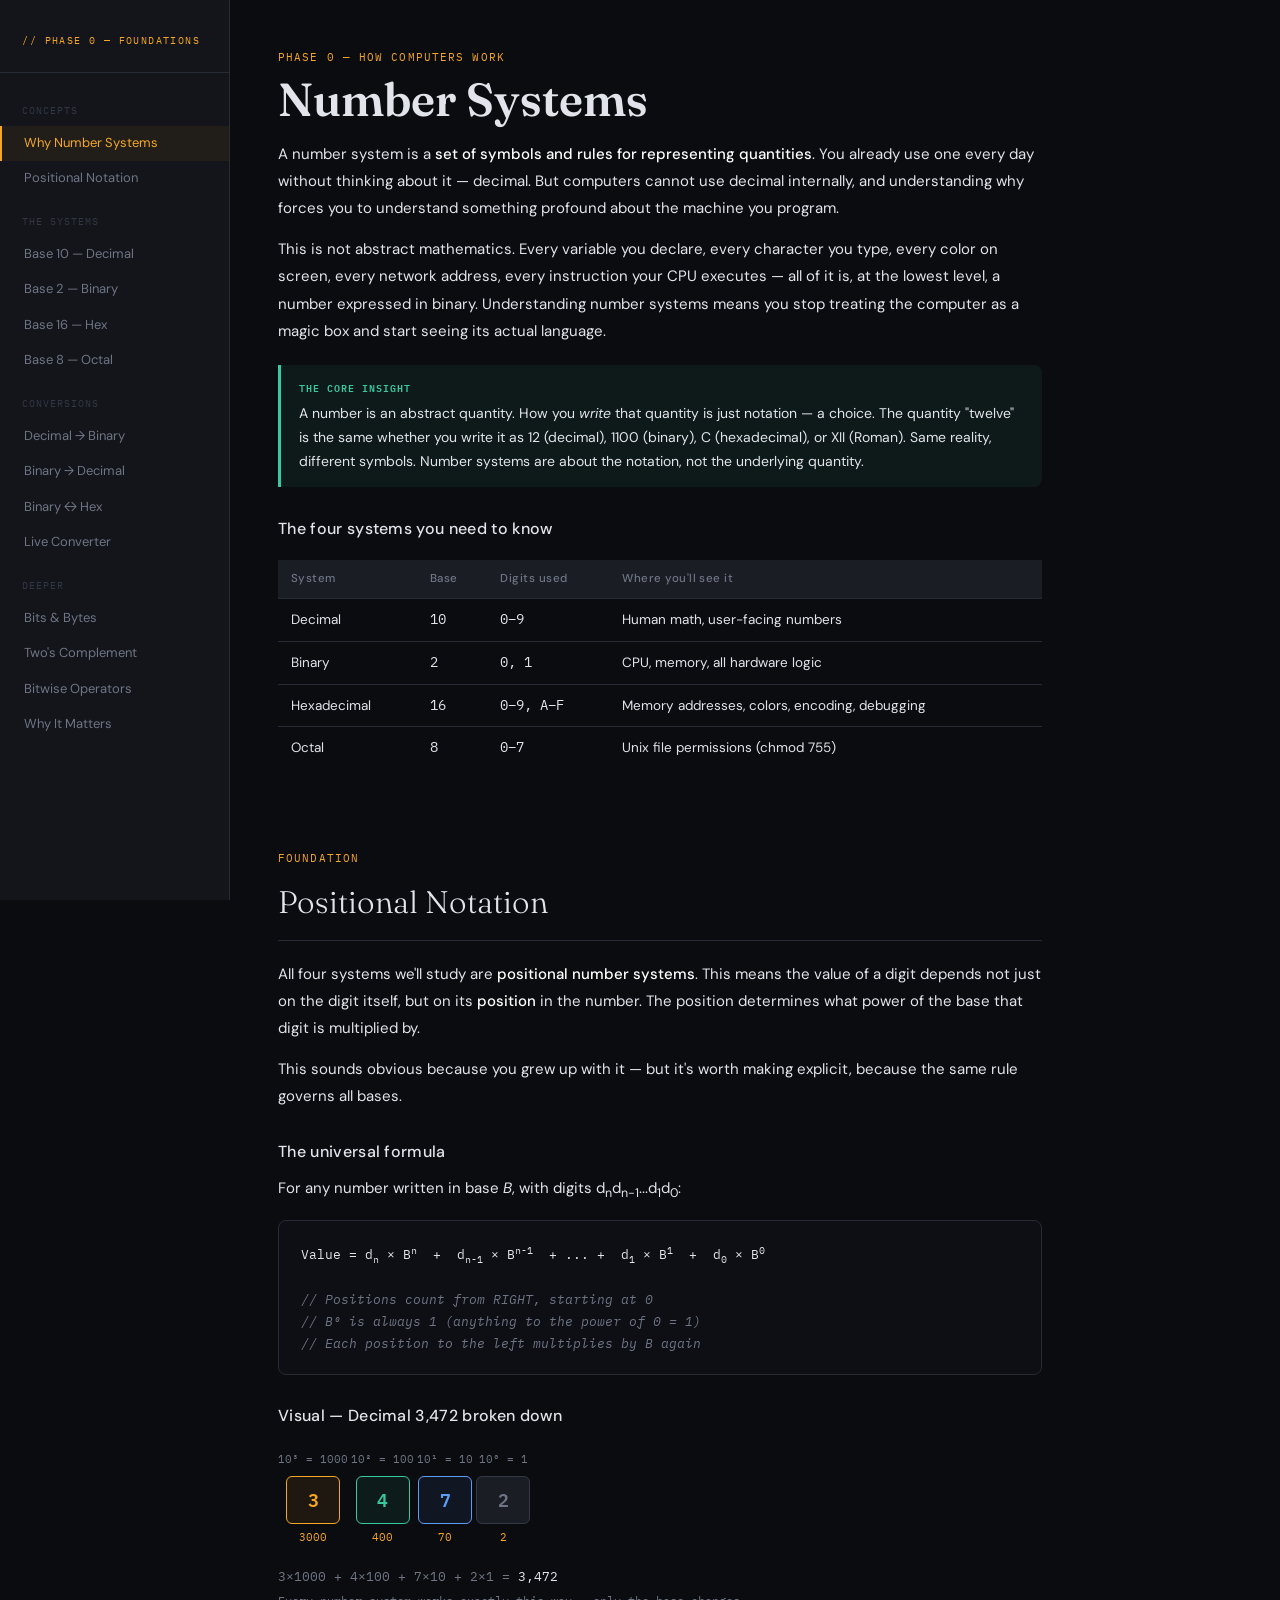
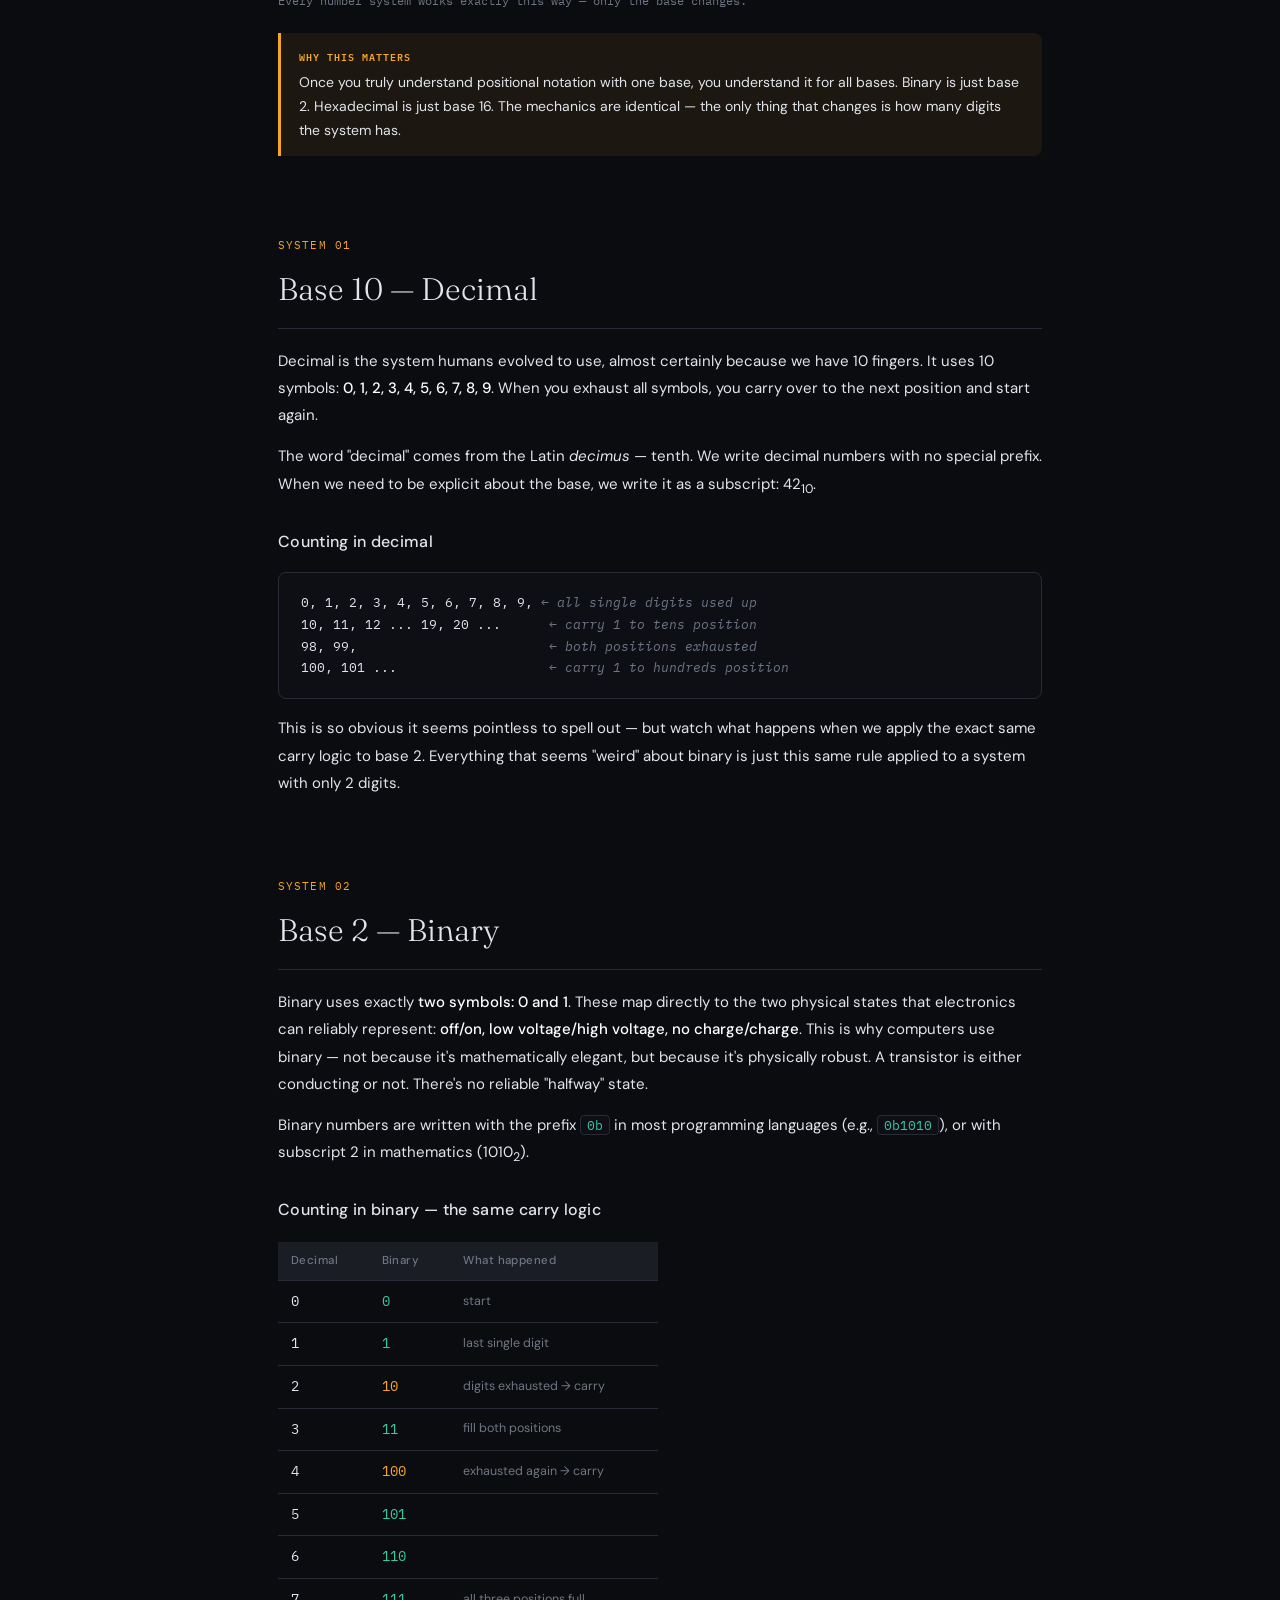
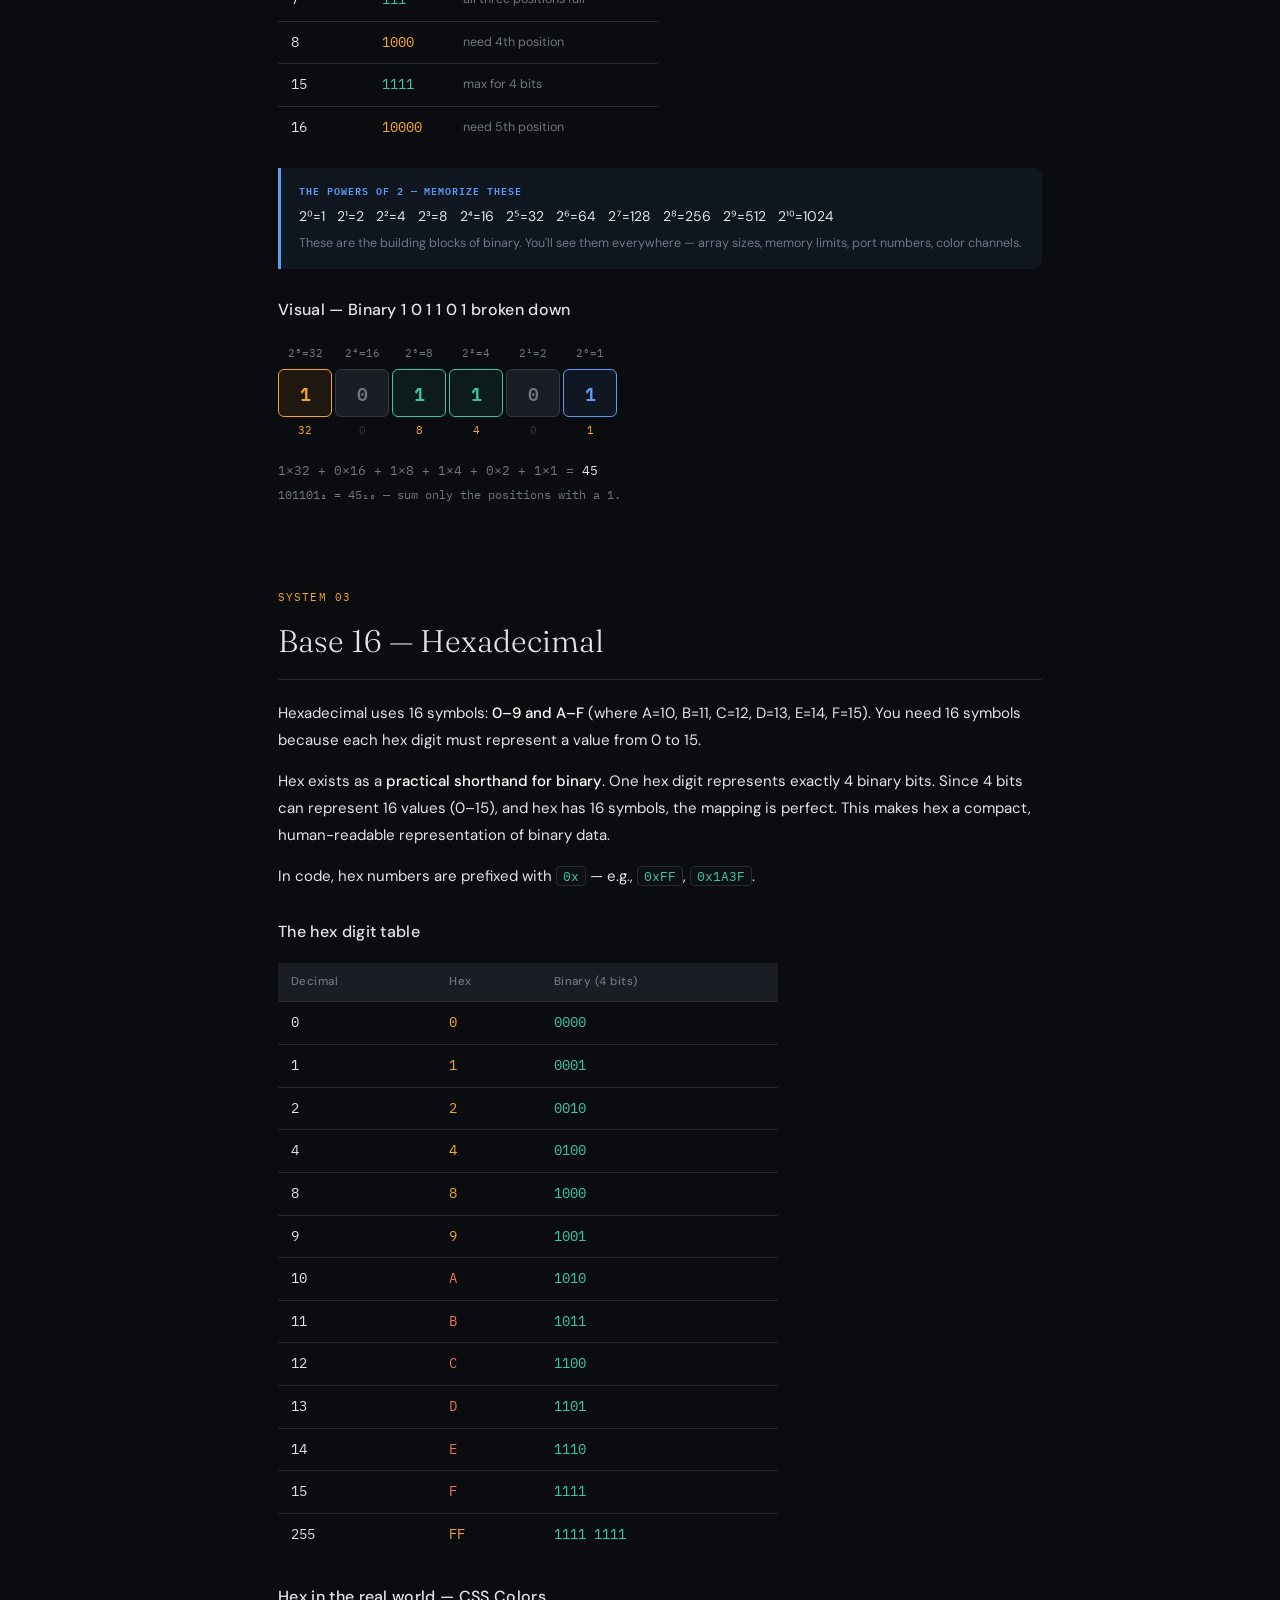
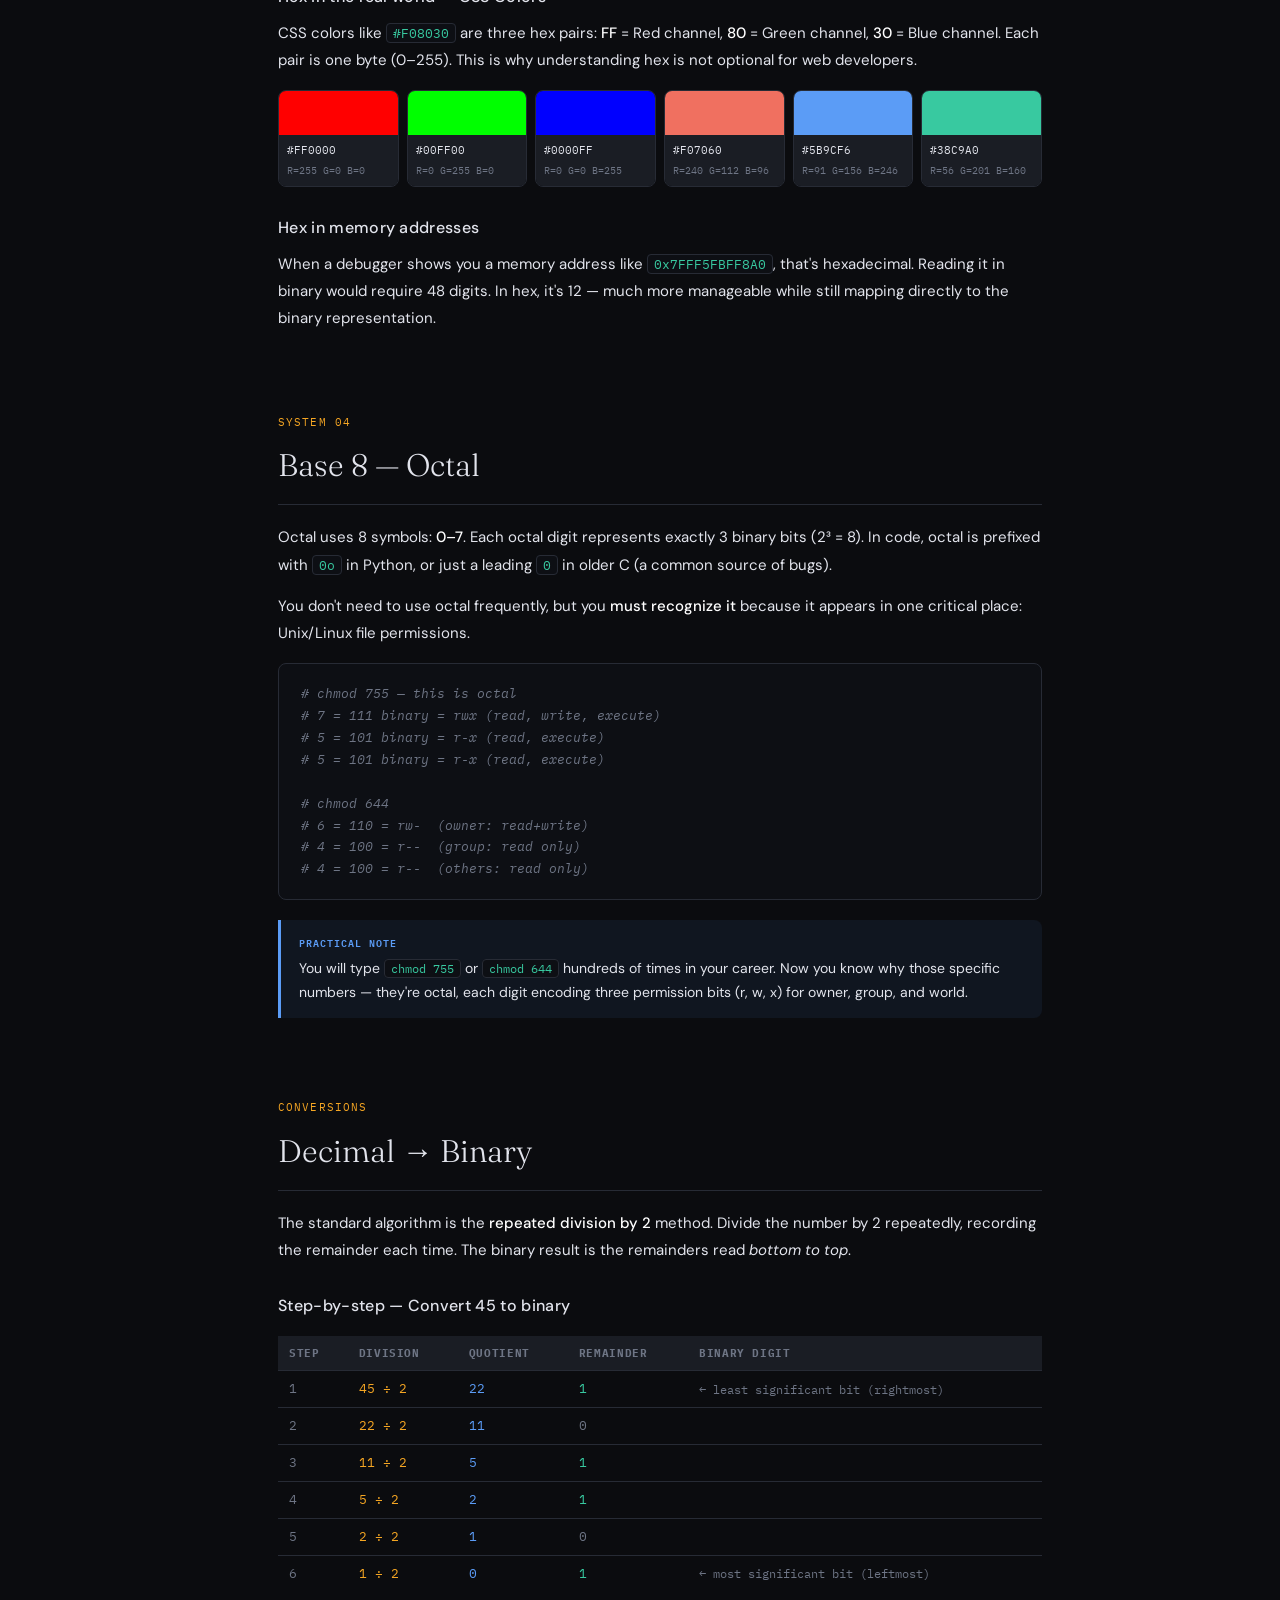
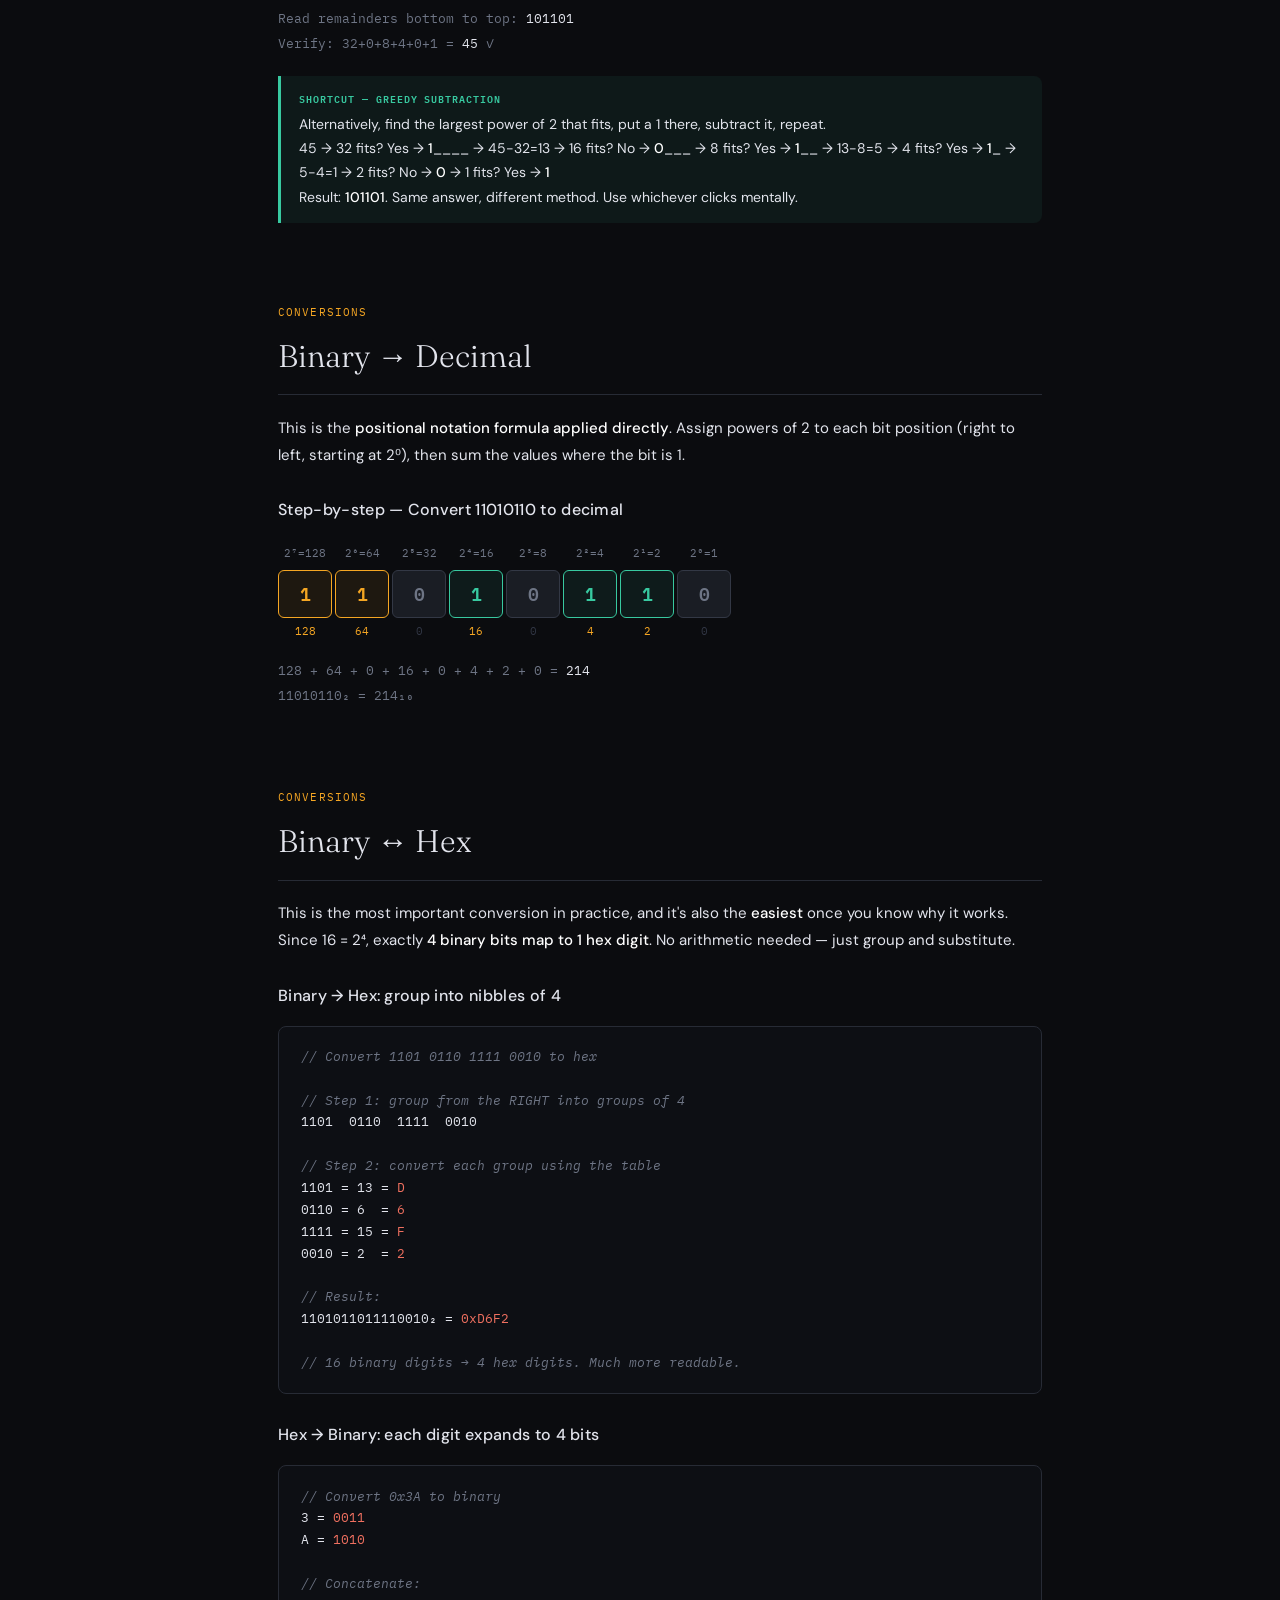
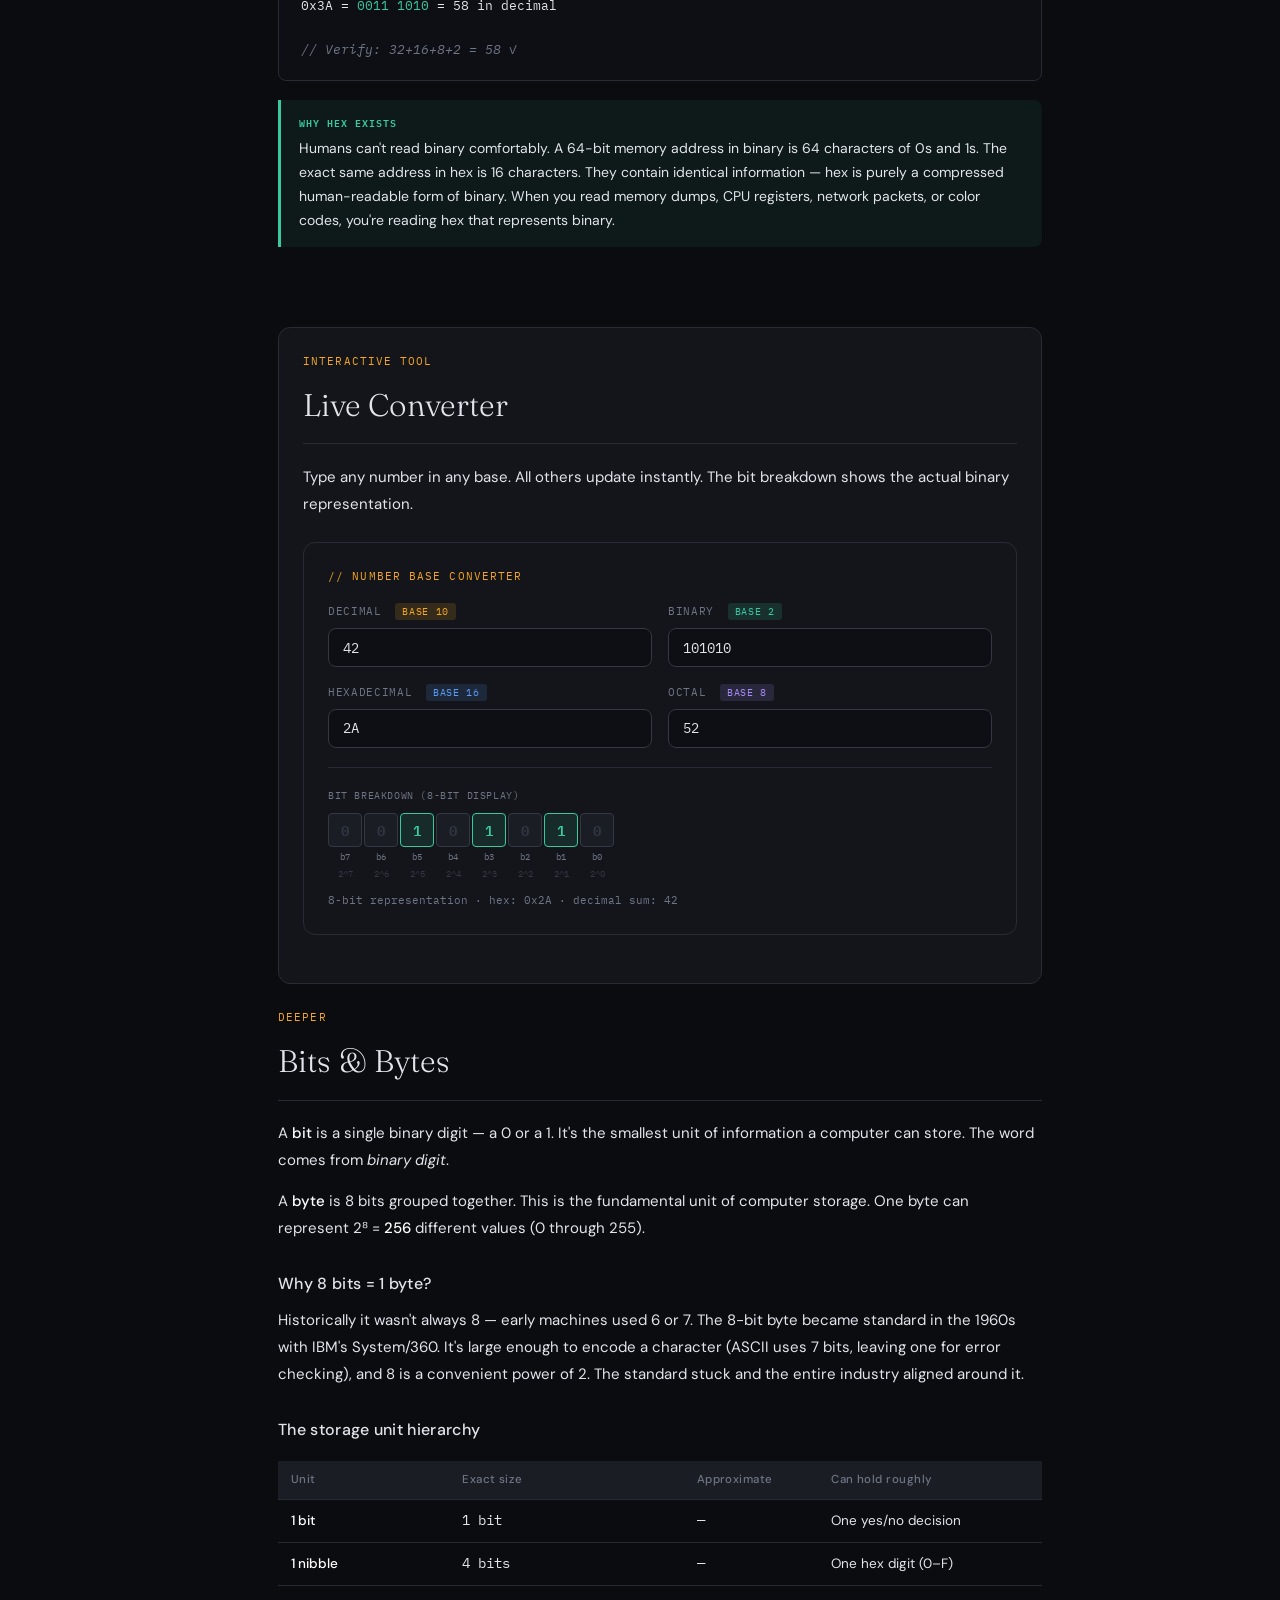
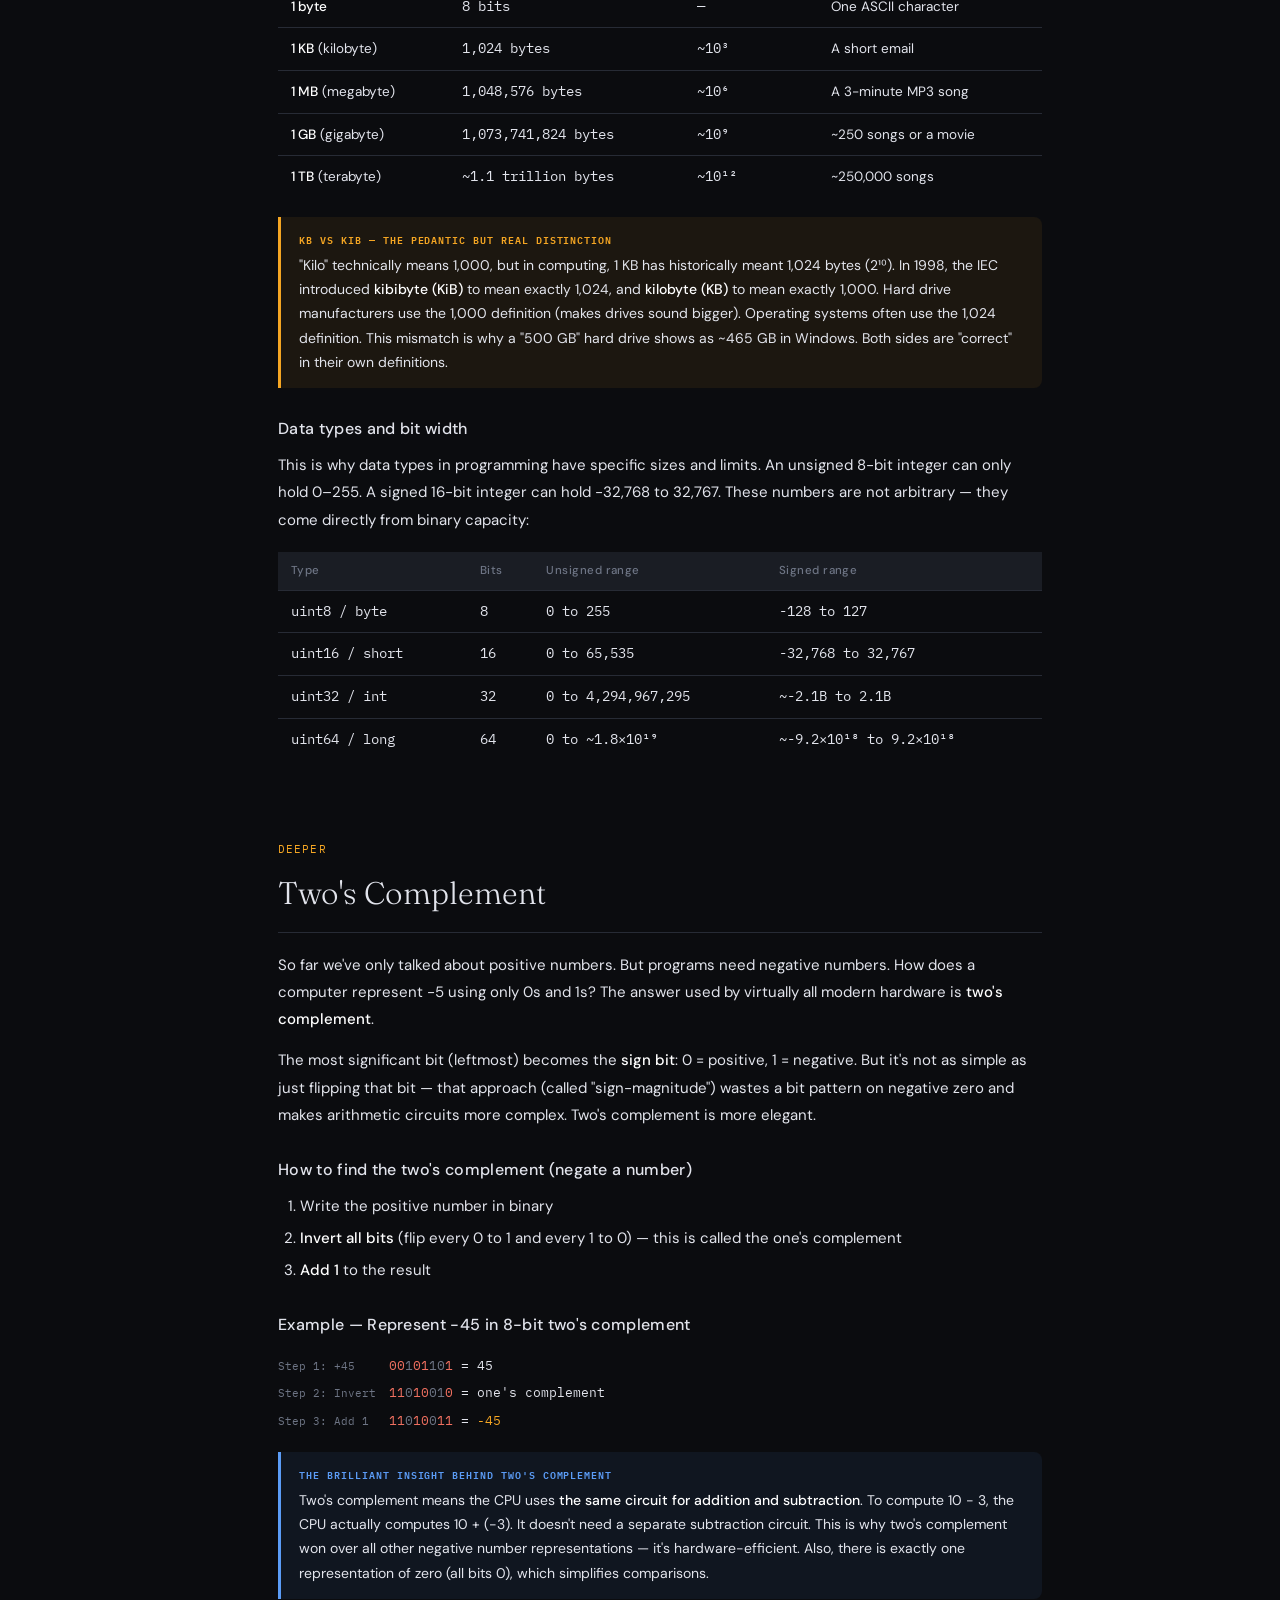
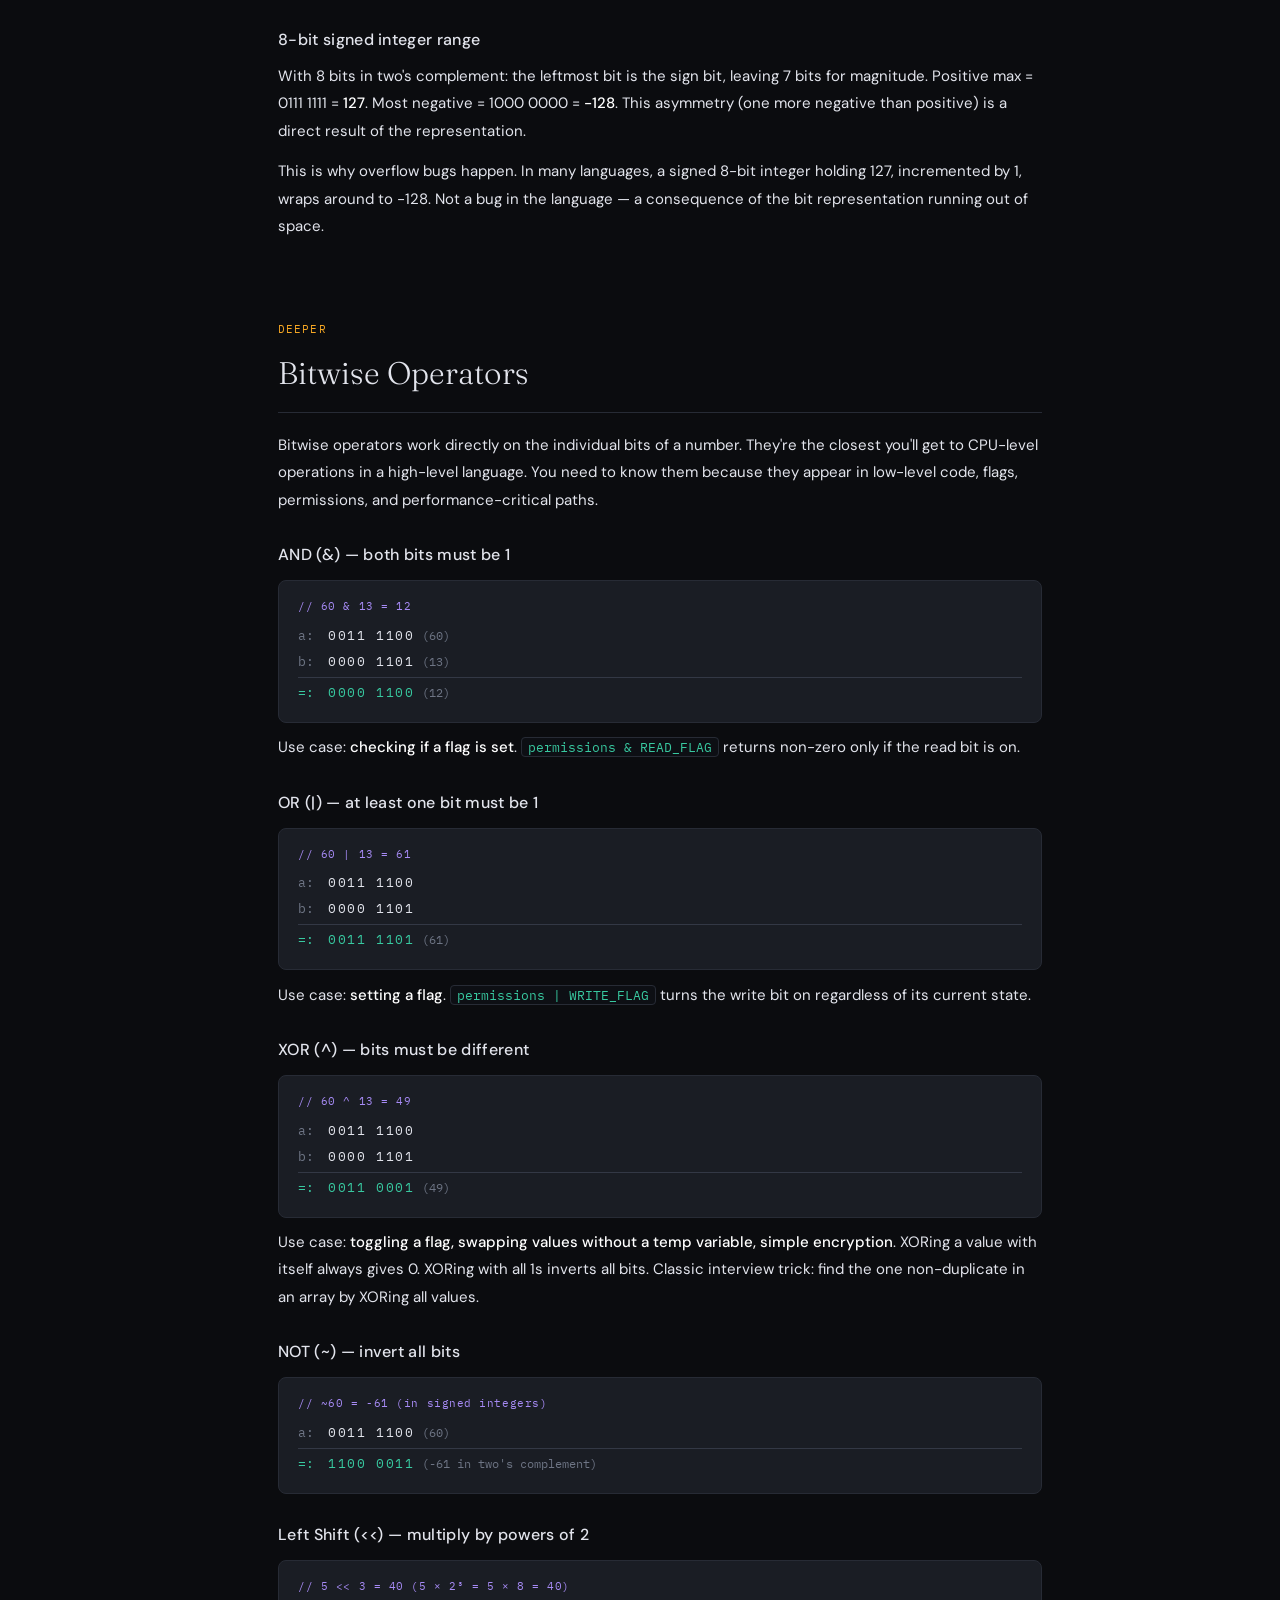
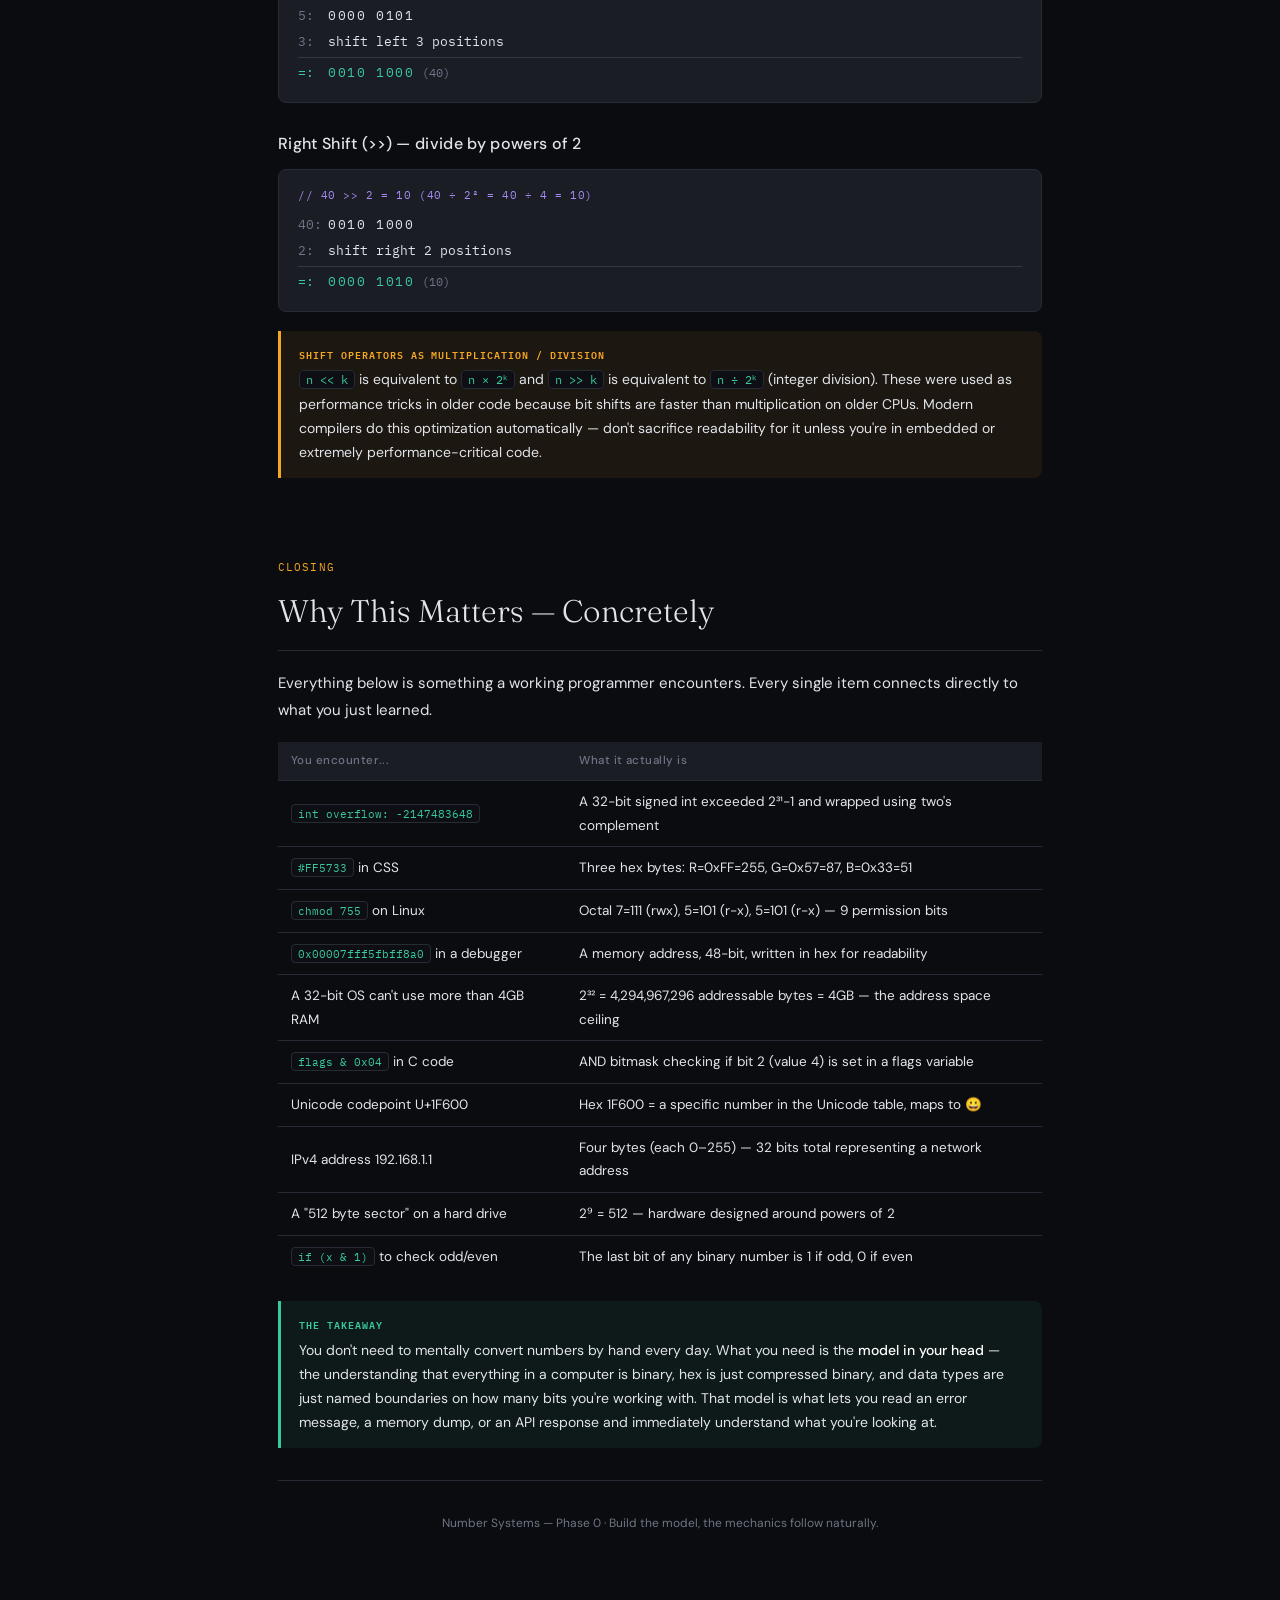
<file: number-systems.html>
<!DOCTYPE html>
<html lang="en">
<head>
<meta charset="UTF-8"/>
<meta name="viewport" content="width=device-width, initial-scale=1.0"/>
<title>Number Systems — Deep Reference</title>
<link rel="preconnect" href="https://fonts.googleapis.com"/>
<link href="https://fonts.googleapis.com/css2?family=IBM+Plex+Mono:wght@400;500;600&family=Fraunces:ital,opsz,wght@0,9..144,300;0,9..144,600;1,9..144,300&family=DM+Sans:wght@300;400;500&display=swap" rel="stylesheet"/>
<style>
  :root {
    --bg: #0b0c0f;
    --surface: #13151a;
    --surface2: #1a1d24;
    --surface3: #21242d;
    --border: #272b35;
    --border2: #333845;
    --text: #e2e4ec;
    --muted: #6e7585;
    --faint: #323745;
    --blue: #5b9cf6;
    --teal: #38c9a0;
    --amber: #f5a623;
    --coral: #f07060;
    --purple: #a78bf6;
    --green: #6bcb77;
    --pink: #f06090;
    --code-bg: #0d0f14;
    --r: 8px;
    --rl: 12px;
  }
  *{box-sizing:border-box;margin:0;padding:0;}
  html{scroll-behavior:smooth;}
  body{
    background:var(--bg);
    color:var(--text);
    font-family:'DM Sans',sans-serif;
    font-size:15px;
    line-height:1.75;
    display:flex;
    min-height:100vh;
  }

  /* ── NAV ── */
  nav{
    width:230px;min-width:230px;
    background:var(--surface);
    border-right:1px solid var(--border);
    padding:2rem 0;
    position:sticky;top:0;height:100vh;
    overflow-y:auto;flex-shrink:0;
  }
  .nav-logo{
    font-family:'IBM Plex Mono',monospace;
    font-size:10px;color:var(--amber);
    letter-spacing:.14em;text-transform:uppercase;
    padding:0 1.4rem 1.4rem;
    border-bottom:1px solid var(--border);margin-bottom:.8rem;
  }
  nav a{
    display:block;padding:.4rem 1.4rem;
    color:var(--muted);text-decoration:none;
    font-size:13px;border-left:2px solid transparent;
    transition:all .15s;
  }
  nav a:hover{color:var(--text);background:var(--surface2);}
  nav a.active{color:var(--amber);border-left-color:var(--amber);background:rgba(245,166,35,.06);}
  .nav-sep{
    font-family:'IBM Plex Mono',monospace;
    font-size:9.5px;letter-spacing:.1em;text-transform:uppercase;
    color:var(--faint);padding:1.1rem 1.4rem .35rem;
  }

  /* ── MAIN ── */
  main{flex:1;max-width:860px;padding:3rem 3rem 6rem;overflow-x:hidden;}
  section{margin-bottom:5rem;}
  .stag{font-family:'IBM Plex Mono',monospace;font-size:11px;color:var(--amber);letter-spacing:.1em;text-transform:uppercase;margin-bottom:.4rem;}
  h1{font-family:'Fraunces',serif;font-size:2.9rem;font-weight:600;line-height:1.1;color:var(--text);margin-bottom:1rem;}
  h2{font-family:'Fraunces',serif;font-size:1.95rem;font-weight:300;color:var(--text);margin-bottom:1.2rem;padding-bottom:.7rem;border-bottom:1px solid var(--border);}
  h3{font-family:'DM Sans',sans-serif;font-size:1rem;font-weight:500;color:var(--text);margin:1.7rem 0 .55rem;letter-spacing:.02em;}
  p{margin-bottom:.85rem;line-height:1.82;}
  p:last-child{margin-bottom:0;}
  strong{font-weight:500;color:#fff;}
  code{font-family:'IBM Plex Mono',monospace;font-size:.84em;background:var(--code-bg);border:1px solid var(--border);padding:1px 6px;border-radius:4px;color:var(--teal);}
  pre{background:var(--code-bg);border:1px solid var(--border);border-radius:var(--r);padding:1.2rem 1.4rem;overflow-x:auto;margin:1rem 0;font-family:'IBM Plex Mono',monospace;font-size:12.5px;line-height:1.75;}
  pre .k{color:var(--purple);}
  pre .c{color:var(--muted);font-style:italic;}
  pre .n{color:var(--amber);}
  pre .s{color:var(--teal);}
  pre .o{color:var(--coral);}
  ul,ol{margin:.4rem 0 .9rem 1.4rem;color:var(--text);}
  li{margin-bottom:.3rem;line-height:1.8;}
  hr{border:none;border-top:1px solid var(--border);margin:2rem 0;}

  /* ── CALLOUTS ── */
  .box{border-left:3px solid;padding:.9rem 1.15rem;border-radius:0 var(--r) var(--r) 0;margin:1.2rem 0;font-size:14px;line-height:1.72;}
  .box-lbl{font-family:'IBM Plex Mono',monospace;font-size:9.5px;letter-spacing:.1em;text-transform:uppercase;font-weight:600;margin-bottom:.35rem;}
  .info{border-color:var(--blue);background:rgba(91,156,246,.07);}  .info .box-lbl{color:var(--blue);}
  .warn{border-color:var(--amber);background:rgba(245,166,35,.07);} .warn .box-lbl{color:var(--amber);}
  .key {border-color:var(--teal);background:rgba(56,201,160,.07);}  .key  .box-lbl{color:var(--teal);}
  .danger{border-color:var(--coral);background:rgba(240,112,96,.07);} .danger .box-lbl{color:var(--coral);}

  /* ── TABLES ── */
  .t{width:100%;border-collapse:collapse;font-size:13.5px;margin:1.1rem 0;}
  .t th{background:var(--surface2);color:var(--muted);padding:9px 13px;text-align:left;border-bottom:1px solid var(--border);font-size:11.5px;font-weight:500;letter-spacing:.04em;white-space:nowrap;}
  .t td{padding:9px 13px;border-bottom:1px solid var(--border);vertical-align:middle;}
  .t tr:last-child td{border-bottom:none;}
  .t tr:hover td{background:var(--surface2);}
  .mono{font-family:'IBM Plex Mono',monospace;}

  /* ── POSITIONAL NOTATION VISUAL ── */
  .pos-grid{display:flex;gap:3px;margin:1rem 0;flex-wrap:wrap;}
  .pos-col{display:flex;flex-direction:column;align-items:center;gap:2px;}
  .pos-power{font-family:'IBM Plex Mono',monospace;font-size:11px;color:var(--muted);padding:4px 0;}
  .pos-val{font-family:'IBM Plex Mono',monospace;font-size:11px;color:var(--amber);padding:2px 0;}
  .pos-cell{
    width:54px;height:48px;
    background:var(--surface2);border:1px solid var(--border2);
    border-radius:6px;
    display:flex;align-items:center;justify-content:center;
    font-family:'IBM Plex Mono',monospace;font-size:18px;font-weight:600;
    color:var(--text);
  }
  .pos-cell.hl{border-color:var(--amber);color:var(--amber);background:rgba(245,166,35,.08);}
  .pos-cell.hl2{border-color:var(--teal);color:var(--teal);background:rgba(56,201,160,.08);}
  .pos-cell.hl3{border-color:var(--blue);color:var(--blue);background:rgba(91,156,246,.08);}
  .pos-result{font-family:'IBM Plex Mono',monospace;font-size:13px;color:var(--muted);margin-top:.6rem;line-height:1.9;}
  .pos-result span{color:var(--text);}

  /* ── BIT STRIP ── */
  .bit-strip{display:flex;gap:2px;margin:.8rem 0;flex-wrap:wrap;}
  .bit{
    width:38px;height:38px;
    border-radius:5px;
    display:flex;align-items:center;justify-content:center;
    font-family:'IBM Plex Mono',monospace;font-size:15px;font-weight:600;
    border:1px solid;
    cursor:default;
    transition:all .15s;
    flex-direction:column;
  }
  .bit.on{background:rgba(56,201,160,.12);border-color:var(--teal);color:var(--teal);}
  .bit.off{background:var(--surface2);border-color:var(--border2);color:var(--muted);}
  .bit-pos{font-size:9px;font-weight:400;margin-top:1px;}
  .bit-strip-label{font-family:'IBM Plex Mono',monospace;font-size:11px;color:var(--muted);margin-bottom:4px;}

  /* ── HEX COLOR SWATCH ── */
  .hex-swatches{display:grid;grid-template-columns:repeat(auto-fill,minmax(120px,1fr));gap:8px;margin:1rem 0;}
  .swatch{border-radius:var(--r);overflow:hidden;border:1px solid var(--border);}
  .swatch-color{height:44px;}
  .swatch-info{padding:6px 8px;background:var(--surface2);}
  .swatch-hex{font-family:'IBM Plex Mono',monospace;font-size:11px;color:var(--text);}
  .swatch-rgb{font-family:'IBM Plex Mono',monospace;font-size:10px;color:var(--muted);margin-top:2px;}

  /* ── STEP TABLE ── */
  .step-t{width:100%;border-collapse:collapse;font-family:'IBM Plex Mono',monospace;font-size:12.5px;margin:1rem 0;}
  .step-t th{background:var(--surface2);color:var(--muted);padding:8px 11px;text-align:left;border-bottom:1px solid var(--border);font-size:10.5px;letter-spacing:.06em;text-transform:uppercase;}
  .step-t td{padding:7px 11px;border-bottom:1px solid var(--border);}
  .step-t tr:last-child td{border-bottom:none;}
  .tc{color:var(--teal);}  .ac{color:var(--amber);}
  .bc{color:var(--blue);}  .pc{color:var(--purple);}
  .rc{color:var(--coral);} .mc{color:var(--muted);}

  /* ── INTERACTIVE CONVERTER ── */
  #converter{
    background:var(--surface);
    border:1px solid var(--border);
    border-radius:var(--rl);
    padding:1.5rem;
    margin:1.5rem 0;
  }
  .conv-title{font-family:'IBM Plex Mono',monospace;font-size:11px;color:var(--amber);letter-spacing:.1em;text-transform:uppercase;margin-bottom:1rem;}
  .conv-grid{display:grid;grid-template-columns:1fr 1fr;gap:1rem;}
  .conv-field label{font-family:'IBM Plex Mono',monospace;font-size:11px;color:var(--muted);letter-spacing:.06em;text-transform:uppercase;display:block;margin-bottom:.4rem;}
  .conv-field input{
    width:100%;background:var(--code-bg);
    border:1px solid var(--border2);border-radius:var(--r);
    padding:.6rem .9rem;
    font-family:'IBM Plex Mono',monospace;font-size:14px;
    color:var(--text);outline:none;
    transition:border-color .15s;
  }
  .conv-field input:focus{border-color:var(--amber);}
  .conv-field input.error{border-color:var(--coral);color:var(--coral);}
  .conv-base-tag{font-family:'IBM Plex Mono',monospace;font-size:10px;padding:2px 7px;border-radius:3px;margin-left:6px;}
  .tag-dec{background:rgba(245,166,35,.15);color:var(--amber);}
  .tag-bin{background:rgba(56,201,160,.15);color:var(--teal);}
  .tag-hex{background:rgba(91,156,246,.15);color:var(--blue);}
  .tag-oct{background:rgba(167,139,246,.15);color:var(--purple);}

  /* bit breakdown inside converter */
  #bit-breakdown{margin-top:1.2rem;padding-top:1.2rem;border-top:1px solid var(--border);}
  #bit-breakdown .bd-label{font-family:'IBM Plex Mono',monospace;font-size:10px;color:var(--muted);letter-spacing:.06em;text-transform:uppercase;margin-bottom:.5rem;}
  .bd-strip{display:flex;gap:2px;flex-wrap:wrap;}
  .bd-bit{
    display:flex;flex-direction:column;align-items:center;
    font-family:'IBM Plex Mono',monospace;
  }
  .bd-bit-val{width:34px;height:34px;border-radius:4px;display:flex;align-items:center;justify-content:center;font-size:14px;font-weight:600;border:1px solid;}
  .bd-bit-val.on{background:rgba(56,201,160,.12);border-color:var(--teal);color:var(--teal);}
  .bd-bit-val.off{background:var(--surface2);border-color:var(--border2);color:var(--faint);}
  .bd-bit-pos{font-size:9px;color:var(--muted);margin-top:2px;}
  .bd-bit-pw{font-size:9px;color:var(--faint);margin-top:1px;}

  /* twos complement visual */
  .tc-grid{display:grid;grid-template-columns:auto 1fr;gap:.3rem .8rem;font-family:'IBM Plex Mono',monospace;font-size:13px;margin:1rem 0;align-items:center;}
  .tc-label{color:var(--muted);font-size:11px;}
  .tc-val{color:var(--text);}
  .tc-val .on{color:var(--coral);}
  .tc-val .off{color:var(--muted);}

  /* bitwise op rows */
  .bw-op{background:var(--surface2);border:1px solid var(--border);border-radius:var(--r);padding:1rem 1.2rem;margin:.7rem 0;}
  .bw-name{font-family:'IBM Plex Mono',monospace;font-size:11px;color:var(--purple);letter-spacing:.05em;margin-bottom:.4rem;}
  .bw-calc{font-family:'IBM Plex Mono',monospace;font-size:13px;line-height:2;}
  .bw-calc .row-label{color:var(--muted);display:inline-block;width:30px;}
  .bw-calc .bits{letter-spacing:.12em;}
  .bw-calc .res{color:var(--teal);}
  .bw-calc .sep{border-top:1px solid var(--border2);display:block;margin:2px 0;}

  @media(max-width:880px){nav{display:none;}main{padding:2rem 1.2rem 4rem;}.conv-grid{grid-template-columns:1fr;}}
</style>
</head>
<body>

<nav>
  <div class="nav-logo">// Phase 0 — Foundations</div>
  <div class="nav-sep">Concepts</div>
  <a href="#intro" class="active">Why Number Systems</a>
  <a href="#positional">Positional Notation</a>
  <div class="nav-sep">The Systems</div>
  <a href="#decimal">Base 10 — Decimal</a>
  <a href="#binary">Base 2 — Binary</a>
  <a href="#hexadecimal">Base 16 — Hex</a>
  <a href="#octal">Base 8 — Octal</a>
  <div class="nav-sep">Conversions</div>
  <a href="#dec-to-bin">Decimal → Binary</a>
  <a href="#bin-to-dec">Binary → Decimal</a>
  <a href="#bin-hex">Binary ↔ Hex</a>
  <a href="#converter">Live Converter</a>
  <div class="nav-sep">Deeper</div>
  <a href="#bits-bytes">Bits &amp; Bytes</a>
  <a href="#twos">Two's Complement</a>
  <a href="#bitwise">Bitwise Operators</a>
  <a href="#why-matters">Why It Matters</a>
</nav>

<main>

<!-- ══════════════════════════════════════════════════════════ INTRO -->
<section id="intro">
  <div class="stag">Phase 0 — How Computers Work</div>
  <h1>Number Systems</h1>
  <p>A number system is a <strong>set of symbols and rules for representing quantities</strong>. You already use one every day without thinking about it — decimal. But computers cannot use decimal internally, and understanding why forces you to understand something profound about the machine you program.</p>
  <p>This is not abstract mathematics. Every variable you declare, every character you type, every color on screen, every network address, every instruction your CPU executes — all of it is, at the lowest level, a number expressed in binary. Understanding number systems means you stop treating the computer as a magic box and start seeing its actual language.</p>

  <div class="box key">
    <div class="box-lbl">The Core Insight</div>
    A number is an abstract quantity. How you <em>write</em> that quantity is just notation — a choice. The quantity "twelve" is the same whether you write it as 12 (decimal), 1100 (binary), C (hexadecimal), or XII (Roman). Same reality, different symbols. Number systems are about the notation, not the underlying quantity.
  </div>

  <h3>The four systems you need to know</h3>
  <table class="t">
    <thead><tr><th>System</th><th>Base</th><th>Digits used</th><th>Where you'll see it</th></tr></thead>
    <tbody>
      <tr><td>Decimal</td><td class="mono">10</td><td class="mono">0–9</td><td>Human math, user-facing numbers</td></tr>
      <tr><td>Binary</td><td class="mono">2</td><td class="mono">0, 1</td><td>CPU, memory, all hardware logic</td></tr>
      <tr><td>Hexadecimal</td><td class="mono">16</td><td class="mono">0–9, A–F</td><td>Memory addresses, colors, encoding, debugging</td></tr>
      <tr><td>Octal</td><td class="mono">8</td><td class="mono">0–7</td><td>Unix file permissions (chmod 755)</td></tr>
    </tbody>
  </table>
</section>

<!-- ══════════════════════════════════════════════════════════ POSITIONAL -->
<section id="positional">
  <div class="stag">Foundation</div>
  <h2>Positional Notation</h2>
  <p>All four systems we'll study are <strong>positional number systems</strong>. This means the value of a digit depends not just on the digit itself, but on its <strong>position</strong> in the number. The position determines what power of the base that digit is multiplied by.</p>
  <p>This sounds obvious because you grew up with it — but it's worth making explicit, because the same rule governs all bases.</p>

  <h3>The universal formula</h3>
  <p>For any number written in base <em>B</em>, with digits d<sub>n</sub>d<sub>n-1</sub>...d<sub>1</sub>d<sub>0</sub>:</p>
  <pre>Value = d<sub>n</sub> × B<sup>n</sup>  +  d<sub>n-1</sub> × B<sup>n-1</sup>  + ... +  d<sub>1</sub> × B<sup>1</sup>  +  d<sub>0</sub> × B<sup>0</sup>

<span class="c">// Positions count from RIGHT, starting at 0</span>
<span class="c">// B⁰ is always 1 (anything to the power of 0 = 1)</span>
<span class="c">// Each position to the left multiplies by B again</span></pre>

  <h3>Visual — Decimal 3,472 broken down</h3>
  <div class="pos-grid">
    <div class="pos-col">
      <div class="pos-power">10³ = 1000</div>
      <div class="pos-cell hl">3</div>
      <div class="pos-val">3000</div>
    </div>
    <div class="pos-col">
      <div class="pos-power">10² = 100</div>
      <div class="pos-cell hl2">4</div>
      <div class="pos-val">400</div>
    </div>
    <div class="pos-col">
      <div class="pos-power">10¹ = 10</div>
      <div class="pos-cell hl3">7</div>
      <div class="pos-val">70</div>
    </div>
    <div class="pos-col">
      <div class="pos-power">10⁰ = 1</div>
      <div class="pos-cell" style="border-color:var(--border2);color:var(--muted)">2</div>
      <div class="pos-val">2</div>
    </div>
  </div>
  <div class="pos-result">
    3×1000 + 4×100 + 7×10 + 2×1 = <span>3,472</span><br>
    <span style="color:var(--muted);font-size:12px;">Every number system works exactly this way — only the base changes.</span>
  </div>

  <div class="box warn">
    <div class="box-lbl">Why This Matters</div>
    Once you truly understand positional notation with one base, you understand it for all bases. Binary is just base 2. Hexadecimal is just base 16. The mechanics are identical — the only thing that changes is how many digits the system has.
  </div>
</section>

<!-- ══════════════════════════════════════════════════════════ DECIMAL -->
<section id="decimal">
  <div class="stag">System 01</div>
  <h2>Base 10 — Decimal</h2>
  <p>Decimal is the system humans evolved to use, almost certainly because we have 10 fingers. It uses 10 symbols: <strong>0, 1, 2, 3, 4, 5, 6, 7, 8, 9</strong>. When you exhaust all symbols, you carry over to the next position and start again.</p>
  <p>The word "decimal" comes from the Latin <em>decimus</em> — tenth. We write decimal numbers with no special prefix. When we need to be explicit about the base, we write it as a subscript: 42<sub>10</sub>.</p>

  <h3>Counting in decimal</h3>
  <pre>0, 1, 2, 3, 4, 5, 6, 7, 8, 9, <span class="c">← all single digits used up</span>
10, 11, 12 ... 19, 20 ...      <span class="c">← carry 1 to tens position</span>
98, 99,                        <span class="c">← both positions exhausted</span>
100, 101 ...                   <span class="c">← carry 1 to hundreds position</span></pre>

  <p>This is so obvious it seems pointless to spell out — but watch what happens when we apply the exact same carry logic to base 2. Everything that seems "weird" about binary is just this same rule applied to a system with only 2 digits.</p>
</section>

<!-- ══════════════════════════════════════════════════════════ BINARY -->
<section id="binary">
  <div class="stag">System 02</div>
  <h2>Base 2 — Binary</h2>
  <p>Binary uses exactly <strong>two symbols: 0 and 1</strong>. These map directly to the two physical states that electronics can reliably represent: <strong>off/on, low voltage/high voltage, no charge/charge</strong>. This is why computers use binary — not because it's mathematically elegant, but because it's physically robust. A transistor is either conducting or not. There's no reliable "halfway" state.</p>
  <p>Binary numbers are written with the prefix <code>0b</code> in most programming languages (e.g., <code>0b1010</code>), or with subscript 2 in mathematics (1010<sub>2</sub>).</p>

  <h3>Counting in binary — the same carry logic</h3>
  <table class="t" style="max-width:380px">
    <thead><tr><th>Decimal</th><th>Binary</th><th>What happened</th></tr></thead>
    <tbody>
      <tr><td class="mono">0</td><td class="mono tc">0</td><td style="font-size:12.5px;color:var(--muted)">start</td></tr>
      <tr><td class="mono">1</td><td class="mono tc">1</td><td style="font-size:12.5px;color:var(--muted)">last single digit</td></tr>
      <tr><td class="mono">2</td><td class="mono ac">10</td><td style="font-size:12.5px;color:var(--muted)">digits exhausted → carry</td></tr>
      <tr><td class="mono">3</td><td class="mono tc">11</td><td style="font-size:12.5px;color:var(--muted)">fill both positions</td></tr>
      <tr><td class="mono">4</td><td class="mono ac">100</td><td style="font-size:12.5px;color:var(--muted)">exhausted again → carry</td></tr>
      <tr><td class="mono">5</td><td class="mono tc">101</td><td style="font-size:12.5px;color:var(--muted)"></td></tr>
      <tr><td class="mono">6</td><td class="mono tc">110</td><td style="font-size:12.5px;color:var(--muted)"></td></tr>
      <tr><td class="mono">7</td><td class="mono tc">111</td><td style="font-size:12.5px;color:var(--muted)">all three positions full</td></tr>
      <tr><td class="mono">8</td><td class="mono ac">1000</td><td style="font-size:12.5px;color:var(--muted)">need 4th position</td></tr>
      <tr><td class="mono">15</td><td class="mono tc">1111</td><td style="font-size:12.5px;color:var(--muted)">max for 4 bits</td></tr>
      <tr><td class="mono">16</td><td class="mono ac">10000</td><td style="font-size:12.5px;color:var(--muted)">need 5th position</td></tr>
    </tbody>
  </table>

  <div class="box info">
    <div class="box-lbl">The Powers of 2 — Memorize These</div>
    2⁰=1 &nbsp; 2¹=2 &nbsp; 2²=4 &nbsp; 2³=8 &nbsp; 2⁴=16 &nbsp; 2⁵=32 &nbsp; 2⁶=64 &nbsp; 2⁷=128 &nbsp; 2⁸=256 &nbsp; 2⁹=512 &nbsp; 2¹⁰=1024<br>
    <span style="color:var(--muted);font-size:12.5px;margin-top:.3rem;display:block">These are the building blocks of binary. You'll see them everywhere — array sizes, memory limits, port numbers, color channels.</span>
  </div>

  <h3>Visual — Binary 1 0 1 1 0 1 broken down</h3>
  <div class="pos-grid">
    <div class="pos-col"><div class="pos-power">2⁵=32</div><div class="pos-cell hl">1</div><div class="pos-val">32</div></div>
    <div class="pos-col"><div class="pos-power">2⁴=16</div><div class="pos-cell" style="color:var(--muted)">0</div><div class="pos-val" style="color:var(--faint)">0</div></div>
    <div class="pos-col"><div class="pos-power">2³=8</div><div class="pos-cell hl2">1</div><div class="pos-val">8</div></div>
    <div class="pos-col"><div class="pos-power">2²=4</div><div class="pos-cell hl2">1</div><div class="pos-val">4</div></div>
    <div class="pos-col"><div class="pos-power">2¹=2</div><div class="pos-cell" style="color:var(--muted)">0</div><div class="pos-val" style="color:var(--faint)">0</div></div>
    <div class="pos-col"><div class="pos-power">2⁰=1</div><div class="pos-cell hl3">1</div><div class="pos-val">1</div></div>
  </div>
  <div class="pos-result">
    1×32 + 0×16 + 1×8 + 1×4 + 0×2 + 1×1 = <span>45</span><br>
    <span style="color:var(--muted);font-size:12px;">101101₂ = 45₁₀ — sum only the positions with a 1.</span>
  </div>
</section>

<!-- ══════════════════════════════════════════════════════════ HEX -->
<section id="hexadecimal">
  <div class="stag">System 03</div>
  <h2>Base 16 — Hexadecimal</h2>
  <p>Hexadecimal uses 16 symbols: <strong>0–9 and A–F</strong> (where A=10, B=11, C=12, D=13, E=14, F=15). You need 16 symbols because each hex digit must represent a value from 0 to 15.</p>
  <p>Hex exists as a <strong>practical shorthand for binary</strong>. One hex digit represents exactly 4 binary bits. Since 4 bits can represent 16 values (0–15), and hex has 16 symbols, the mapping is perfect. This makes hex a compact, human-readable representation of binary data.</p>
  <p>In code, hex numbers are prefixed with <code>0x</code> — e.g., <code>0xFF</code>, <code>0x1A3F</code>.</p>

  <h3>The hex digit table</h3>
  <table class="t" style="max-width:500px">
    <thead><tr><th>Decimal</th><th>Hex</th><th>Binary (4 bits)</th></tr></thead>
    <tbody>
      <tr><td class="mono">0</td><td class="mono ac">0</td><td class="mono tc">0000</td></tr>
      <tr><td class="mono">1</td><td class="mono ac">1</td><td class="mono tc">0001</td></tr>
      <tr><td class="mono">2</td><td class="mono ac">2</td><td class="mono tc">0010</td></tr>
      <tr><td class="mono">4</td><td class="mono ac">4</td><td class="mono tc">0100</td></tr>
      <tr><td class="mono">8</td><td class="mono ac">8</td><td class="mono tc">1000</td></tr>
      <tr><td class="mono">9</td><td class="mono ac">9</td><td class="mono tc">1001</td></tr>
      <tr><td class="mono">10</td><td class="mono ac" style="color:var(--coral)">A</td><td class="mono tc">1010</td></tr>
      <tr><td class="mono">11</td><td class="mono ac" style="color:var(--coral)">B</td><td class="mono tc">1011</td></tr>
      <tr><td class="mono">12</td><td class="mono ac" style="color:var(--coral)">C</td><td class="mono tc">1100</td></tr>
      <tr><td class="mono">13</td><td class="mono ac" style="color:var(--coral)">D</td><td class="mono tc">1101</td></tr>
      <tr><td class="mono">14</td><td class="mono ac" style="color:var(--coral)">E</td><td class="mono tc">1110</td></tr>
      <tr><td class="mono">15</td><td class="mono ac" style="color:var(--coral)">F</td><td class="mono tc">1111</td></tr>
      <tr><td class="mono">255</td><td class="mono ac" style="color:var(--amber)">FF</td><td class="mono tc">1111 1111</td></tr>
    </tbody>
  </table>

  <h3>Hex in the real world — CSS Colors</h3>
  <p>CSS colors like <code>#F08030</code> are three hex pairs: <strong>FF</strong> = Red channel, <strong>80</strong> = Green channel, <strong>30</strong> = Blue channel. Each pair is one byte (0–255). This is why understanding hex is not optional for web developers.</p>
  <div class="hex-swatches">
    <div class="swatch"><div class="swatch-color" style="background:#FF0000"></div><div class="swatch-info"><div class="swatch-hex">#FF0000</div><div class="swatch-rgb">R=255 G=0 B=0</div></div></div>
    <div class="swatch"><div class="swatch-color" style="background:#00FF00"></div><div class="swatch-info"><div class="swatch-hex">#00FF00</div><div class="swatch-rgb">R=0 G=255 B=0</div></div></div>
    <div class="swatch"><div class="swatch-color" style="background:#0000FF"></div><div class="swatch-info"><div class="swatch-hex">#0000FF</div><div class="swatch-rgb">R=0 G=0 B=255</div></div></div>
    <div class="swatch"><div class="swatch-color" style="background:#F07060"></div><div class="swatch-info"><div class="swatch-hex">#F07060</div><div class="swatch-rgb">R=240 G=112 B=96</div></div></div>
    <div class="swatch"><div class="swatch-color" style="background:#5b9cf6"></div><div class="swatch-info"><div class="swatch-hex">#5B9CF6</div><div class="swatch-rgb">R=91 G=156 B=246</div></div></div>
    <div class="swatch"><div class="swatch-color" style="background:#38c9a0"></div><div class="swatch-info"><div class="swatch-hex">#38C9A0</div><div class="swatch-rgb">R=56 G=201 B=160</div></div></div>
  </div>

  <h3>Hex in memory addresses</h3>
  <p>When a debugger shows you a memory address like <code>0x7FFF5FBFF8A0</code>, that's hexadecimal. Reading it in binary would require 48 digits. In hex, it's 12 — much more manageable while still mapping directly to the binary representation.</p>
</section>

<!-- ══════════════════════════════════════════════════════════ OCTAL -->
<section id="octal">
  <div class="stag">System 04</div>
  <h2>Base 8 — Octal</h2>
  <p>Octal uses 8 symbols: <strong>0–7</strong>. Each octal digit represents exactly 3 binary bits (2³ = 8). In code, octal is prefixed with <code>0o</code> in Python, or just a leading <code>0</code> in older C (a common source of bugs).</p>
  <p>You don't need to use octal frequently, but you <strong>must recognize it</strong> because it appears in one critical place: Unix/Linux file permissions.</p>

  <pre><span class="c"># chmod 755 — this is octal</span>
<span class="c"># 7 = 111 binary = rwx (read, write, execute)</span>
<span class="c"># 5 = 101 binary = r-x (read, execute)</span>
<span class="c"># 5 = 101 binary = r-x (read, execute)</span>

<span class="c"># chmod 644</span>
<span class="c"># 6 = 110 = rw-  (owner: read+write)</span>
<span class="c"># 4 = 100 = r--  (group: read only)</span>
<span class="c"># 4 = 100 = r--  (others: read only)</span></pre>

  <div class="box info">
    <div class="box-lbl">Practical Note</div>
    You will type <code>chmod 755</code> or <code>chmod 644</code> hundreds of times in your career. Now you know why those specific numbers — they're octal, each digit encoding three permission bits (r, w, x) for owner, group, and world.
  </div>
</section>

<!-- ══════════════════════════════════════════════════════════ DEC→BIN -->
<section id="dec-to-bin">
  <div class="stag">Conversions</div>
  <h2>Decimal → Binary</h2>
  <p>The standard algorithm is the <strong>repeated division by 2</strong> method. Divide the number by 2 repeatedly, recording the remainder each time. The binary result is the remainders read <em>bottom to top</em>.</p>

  <h3>Step-by-step — Convert 45 to binary</h3>
  <table class="step-t">
    <thead><tr><th>Step</th><th>Division</th><th>Quotient</th><th>Remainder</th><th>Binary digit</th></tr></thead>
    <tbody>
      <tr><td class="mc">1</td><td class="ac">45 ÷ 2</td><td class="bc">22</td><td class="tc">1</td><td class="mc" style="font-size:12px">← least significant bit (rightmost)</td></tr>
      <tr><td class="mc">2</td><td class="ac">22 ÷ 2</td><td class="bc">11</td><td class="mc">0</td><td></td></tr>
      <tr><td class="mc">3</td><td class="ac">11 ÷ 2</td><td class="bc">5</td><td class="tc">1</td><td></td></tr>
      <tr><td class="mc">4</td><td class="ac">5 ÷ 2</td><td class="bc">2</td><td class="tc">1</td><td></td></tr>
      <tr><td class="mc">5</td><td class="ac">2 ÷ 2</td><td class="bc">1</td><td class="mc">0</td><td></td></tr>
      <tr><td class="mc">6</td><td class="ac">1 ÷ 2</td><td class="bc">0</td><td class="tc">1</td><td class="mc" style="font-size:12px">← most significant bit (leftmost)</td></tr>
    </tbody>
  </table>
  <div class="pos-result" style="margin-top:.5rem">
    Read remainders bottom to top: <span>101101</span><br>
    Verify: 32+0+8+4+0+1 = <span>45</span> ✓
  </div>

  <div class="box key">
    <div class="box-lbl">Shortcut — Greedy Subtraction</div>
    Alternatively, find the largest power of 2 that fits, put a 1 there, subtract it, repeat.<br>
    45 → 32 fits? Yes → <strong>1</strong>____ → 45-32=13 → 16 fits? No → <strong>0</strong>___ → 8 fits? Yes → <strong>1</strong>__ → 13-8=5 → 4 fits? Yes → <strong>1</strong>_ → 5-4=1 → 2 fits? No → <strong>0</strong> → 1 fits? Yes → <strong>1</strong><br>
    Result: <strong>101101</strong>. Same answer, different method. Use whichever clicks mentally.
  </div>
</section>

<!-- ══════════════════════════════════════════════════════════ BIN→DEC -->
<section id="bin-to-dec">
  <div class="stag">Conversions</div>
  <h2>Binary → Decimal</h2>
  <p>This is the <strong>positional notation formula applied directly</strong>. Assign powers of 2 to each bit position (right to left, starting at 2⁰), then sum the values where the bit is 1.</p>

  <h3>Step-by-step — Convert 11010110 to decimal</h3>
  <div class="pos-grid">
    <div class="pos-col"><div class="pos-power">2⁷=128</div><div class="pos-cell hl">1</div><div class="pos-val">128</div></div>
    <div class="pos-col"><div class="pos-power">2⁶=64</div><div class="pos-cell hl">1</div><div class="pos-val">64</div></div>
    <div class="pos-col"><div class="pos-power">2⁵=32</div><div class="pos-cell" style="color:var(--muted)">0</div><div class="pos-val" style="color:var(--faint)">0</div></div>
    <div class="pos-col"><div class="pos-power">2⁴=16</div><div class="pos-cell hl2">1</div><div class="pos-val">16</div></div>
    <div class="pos-col"><div class="pos-power">2³=8</div><div class="pos-cell" style="color:var(--muted)">0</div><div class="pos-val" style="color:var(--faint)">0</div></div>
    <div class="pos-col"><div class="pos-power">2²=4</div><div class="pos-cell hl2">1</div><div class="pos-val">4</div></div>
    <div class="pos-col"><div class="pos-power">2¹=2</div><div class="pos-cell hl2">1</div><div class="pos-val">2</div></div>
    <div class="pos-col"><div class="pos-power">2⁰=1</div><div class="pos-cell" style="color:var(--muted)">0</div><div class="pos-val" style="color:var(--faint)">0</div></div>
  </div>
  <div class="pos-result">
    128 + 64 + 0 + 16 + 0 + 4 + 2 + 0 = <span>214</span><br>
    11010110₂ = 214₁₀
  </div>
</section>

<!-- ══════════════════════════════════════════════════════════ BIN↔HEX -->
<section id="bin-hex">
  <div class="stag">Conversions</div>
  <h2>Binary ↔ Hex</h2>
  <p>This is the most important conversion in practice, and it's also the <strong>easiest</strong> once you know why it works. Since 16 = 2⁴, exactly <strong>4 binary bits map to 1 hex digit</strong>. No arithmetic needed — just group and substitute.</p>

  <h3>Binary → Hex: group into nibbles of 4</h3>
  <pre><span class="c">// Convert 1101 0110 1111 0010 to hex</span>

<span class="c">// Step 1: group from the RIGHT into groups of 4</span>
1101  0110  1111  0010

<span class="c">// Step 2: convert each group using the table</span>
1101 = 13 = <span class="o">D</span>
0110 = 6  = <span class="o">6</span>
1111 = 15 = <span class="o">F</span>
0010 = 2  = <span class="o">2</span>

<span class="c">// Result:</span>
1101011011110010₂ = <span class="o">0xD6F2</span>

<span class="c">// 16 binary digits → 4 hex digits. Much more readable.</span></pre>

  <h3>Hex → Binary: each digit expands to 4 bits</h3>
  <pre><span class="c">// Convert 0x3A to binary</span>
3 = <span class="o">0011</span>
A = <span class="o">1010</span>

<span class="c">// Concatenate:</span>
0x3A = <span class="s">0011 1010</span> = 58 in decimal

<span class="c">// Verify: 32+16+8+2 = 58 ✓</span></pre>

  <div class="box key">
    <div class="box-lbl">Why Hex Exists</div>
    Humans can't read binary comfortably. A 64-bit memory address in binary is 64 characters of 0s and 1s. The exact same address in hex is 16 characters. They contain identical information — hex is purely a compressed human-readable form of binary. When you read memory dumps, CPU registers, network packets, or color codes, you're reading hex that represents binary.
  </div>
</section>

<!-- ══════════════════════════════════════════════════════════ CONVERTER -->
<section id="converter">
  <div class="stag">Interactive Tool</div>
  <h2>Live Converter</h2>
  <p>Type any number in any base. All others update instantly. The bit breakdown shows the actual binary representation.</p>

  <div id="converter">
    <div class="conv-title">// Number Base Converter</div>
    <div class="conv-grid">
      <div class="conv-field">
        <label>Decimal <span class="conv-base-tag tag-dec">base 10</span></label>
        <input type="text" id="in-dec" placeholder="e.g. 255" autocomplete="off"/>
      </div>
      <div class="conv-field">
        <label>Binary <span class="conv-base-tag tag-bin">base 2</span></label>
        <input type="text" id="in-bin" placeholder="e.g. 11111111" autocomplete="off"/>
      </div>
      <div class="conv-field">
        <label>Hexadecimal <span class="conv-base-tag tag-hex">base 16</span></label>
        <input type="text" id="in-hex" placeholder="e.g. FF" autocomplete="off"/>
      </div>
      <div class="conv-field">
        <label>Octal <span class="conv-base-tag tag-oct">base 8</span></label>
        <input type="text" id="in-oct" placeholder="e.g. 377" autocomplete="off"/>
      </div>
    </div>

    <div id="bit-breakdown">
      <div class="bd-label">Bit breakdown (8-bit display)</div>
      <div class="bd-strip" id="bd-strip">
        <!-- generated by JS -->
      </div>
      <div style="font-family:'IBM Plex Mono',monospace;font-size:11px;color:var(--muted);margin-top:.6rem;" id="bd-note"></div>
    </div>
  </div>
</section>

<!-- ══════════════════════════════════════════════════════════ BITS & BYTES -->
<section id="bits-bytes">
  <div class="stag">Deeper</div>
  <h2>Bits &amp; Bytes</h2>
  <p>A <strong>bit</strong> is a single binary digit — a 0 or a 1. It's the smallest unit of information a computer can store. The word comes from <em>binary digit</em>.</p>
  <p>A <strong>byte</strong> is 8 bits grouped together. This is the fundamental unit of computer storage. One byte can represent 2⁸ = <strong>256</strong> different values (0 through 255).</p>

  <h3>Why 8 bits = 1 byte?</h3>
  <p>Historically it wasn't always 8 — early machines used 6 or 7. The 8-bit byte became standard in the 1960s with IBM's System/360. It's large enough to encode a character (ASCII uses 7 bits, leaving one for error checking), and 8 is a convenient power of 2. The standard stuck and the entire industry aligned around it.</p>

  <h3>The storage unit hierarchy</h3>
  <table class="t">
    <thead><tr><th>Unit</th><th>Exact size</th><th>Approximate</th><th>Can hold roughly</th></tr></thead>
    <tbody>
      <tr><td><strong>1 bit</strong></td><td class="mono">1 bit</td><td class="mono">—</td><td>One yes/no decision</td></tr>
      <tr><td><strong>1 nibble</strong></td><td class="mono">4 bits</td><td class="mono">—</td><td>One hex digit (0–F)</td></tr>
      <tr><td><strong>1 byte</strong></td><td class="mono">8 bits</td><td class="mono">—</td><td>One ASCII character</td></tr>
      <tr><td><strong>1 KB</strong> (kilobyte)</td><td class="mono">1,024 bytes</td><td class="mono">~10³</td><td>A short email</td></tr>
      <tr><td><strong>1 MB</strong> (megabyte)</td><td class="mono">1,048,576 bytes</td><td class="mono">~10⁶</td><td>A 3-minute MP3 song</td></tr>
      <tr><td><strong>1 GB</strong> (gigabyte)</td><td class="mono">1,073,741,824 bytes</td><td class="mono">~10⁹</td><td>~250 songs or a movie</td></tr>
      <tr><td><strong>1 TB</strong> (terabyte)</td><td class="mono">~1.1 trillion bytes</td><td class="mono">~10¹²</td><td>~250,000 songs</td></tr>
    </tbody>
  </table>

  <div class="box warn">
    <div class="box-lbl">KB vs KiB — The Pedantic but Real Distinction</div>
    "Kilo" technically means 1,000, but in computing, 1 KB has historically meant 1,024 bytes (2¹⁰). In 1998, the IEC introduced <strong>kibibyte (KiB)</strong> to mean exactly 1,024, and <strong>kilobyte (KB)</strong> to mean exactly 1,000. Hard drive manufacturers use the 1,000 definition (makes drives sound bigger). Operating systems often use the 1,024 definition. This mismatch is why a "500 GB" hard drive shows as ~465 GB in Windows. Both sides are "correct" in their own definitions.
  </div>

  <h3>Data types and bit width</h3>
  <p>This is why data types in programming have specific sizes and limits. An unsigned 8-bit integer can only hold 0–255. A signed 16-bit integer can hold -32,768 to 32,767. These numbers are not arbitrary — they come directly from binary capacity:</p>
  <table class="t">
    <thead><tr><th>Type</th><th>Bits</th><th>Unsigned range</th><th>Signed range</th></tr></thead>
    <tbody>
      <tr><td class="mono">uint8 / byte</td><td class="mono">8</td><td class="mono">0 to 255</td><td class="mono">-128 to 127</td></tr>
      <tr><td class="mono">uint16 / short</td><td class="mono">16</td><td class="mono">0 to 65,535</td><td class="mono">-32,768 to 32,767</td></tr>
      <tr><td class="mono">uint32 / int</td><td class="mono">32</td><td class="mono">0 to 4,294,967,295</td><td class="mono">~-2.1B to 2.1B</td></tr>
      <tr><td class="mono">uint64 / long</td><td class="mono">64</td><td class="mono">0 to ~1.8×10¹⁹</td><td class="mono">~-9.2×10¹⁸ to 9.2×10¹⁸</td></tr>
    </tbody>
  </table>
</section>

<!-- ══════════════════════════════════════════════════════════ TWO'S COMPLEMENT -->
<section id="twos">
  <div class="stag">Deeper</div>
  <h2>Two's Complement</h2>
  <p>So far we've only talked about positive numbers. But programs need negative numbers. How does a computer represent -5 using only 0s and 1s? The answer used by virtually all modern hardware is <strong>two's complement</strong>.</p>
  <p>The most significant bit (leftmost) becomes the <strong>sign bit</strong>: 0 = positive, 1 = negative. But it's not as simple as just flipping that bit — that approach (called "sign-magnitude") wastes a bit pattern on negative zero and makes arithmetic circuits more complex. Two's complement is more elegant.</p>

  <h3>How to find the two's complement (negate a number)</h3>
  <ol style="margin:.5rem 0 1rem 1.4rem;line-height:2.1">
    <li>Write the positive number in binary</li>
    <li><strong>Invert all bits</strong> (flip every 0 to 1 and every 1 to 0) — this is called the one's complement</li>
    <li><strong>Add 1</strong> to the result</li>
  </ol>

  <h3>Example — Represent -45 in 8-bit two's complement</h3>
  <div class="tc-grid" style="max-width:460px">
    <div class="tc-label">Step 1: +45</div>
    <div class="tc-val mono"><span class="on">0</span><span class="on">0</span><span class="off">1</span><span class="on">0</span><span class="on">1</span><span class="off">1</span><span class="off">0</span><span class="on">1</span> = 45</div>
    <div class="tc-label">Step 2: Invert</div>
    <div class="tc-val mono"><span class="on">1</span><span class="on">1</span><span class="off">0</span><span class="on">1</span><span class="on">0</span><span class="off">0</span><span class="off">1</span><span class="on">0</span> = one's complement</div>
    <div class="tc-label">Step 3: Add 1</div>
    <div class="tc-val mono"><span class="on">1</span><span class="on">1</span><span class="off">0</span><span class="on">1</span><span class="on">0</span><span class="off">0</span><span class="on">1</span><span class="on">1</span> = <span style="color:var(--amber)">-45</span></div>
  </div>

  <div class="box info">
    <div class="box-lbl">The Brilliant Insight Behind Two's Complement</div>
    Two's complement means the CPU uses <strong>the same circuit for addition and subtraction</strong>. To compute 10 - 3, the CPU actually computes 10 + (-3). It doesn't need a separate subtraction circuit. This is why two's complement won over all other negative number representations — it's hardware-efficient. Also, there is exactly one representation of zero (all bits 0), which simplifies comparisons.
  </div>

  <h3>8-bit signed integer range</h3>
  <p>With 8 bits in two's complement: the leftmost bit is the sign bit, leaving 7 bits for magnitude. Positive max = 0111 1111 = <strong>127</strong>. Most negative = 1000 0000 = <strong>-128</strong>. This asymmetry (one more negative than positive) is a direct result of the representation.</p>
  <p>This is why overflow bugs happen. In many languages, a signed 8-bit integer holding 127, incremented by 1, wraps around to -128. Not a bug in the language — a consequence of the bit representation running out of space.</p>
</section>

<!-- ══════════════════════════════════════════════════════════ BITWISE -->
<section id="bitwise">
  <div class="stag">Deeper</div>
  <h2>Bitwise Operators</h2>
  <p>Bitwise operators work directly on the individual bits of a number. They're the closest you'll get to CPU-level operations in a high-level language. You need to know them because they appear in low-level code, flags, permissions, and performance-critical paths.</p>

  <h3>AND (&amp;) — both bits must be 1</h3>
  <div class="bw-op">
    <div class="bw-name">// 60 &amp; 13 = 12</div>
    <div class="bw-calc">
      <span class="row-label">a:</span><span class="bits">0011 1100</span> <span style="color:var(--muted);font-size:12px">(60)</span><br>
      <span class="row-label">b:</span><span class="bits">0000 1101</span> <span style="color:var(--muted);font-size:12px">(13)</span><br>
      <span class="bw-calc sep"></span>
      <span class="row-label res">=:</span><span class="bits res">0000 1100</span> <span style="color:var(--muted);font-size:12px">(12)</span>
    </div>
  </div>
  <p>Use case: <strong>checking if a flag is set</strong>. <code>permissions &amp; READ_FLAG</code> returns non-zero only if the read bit is on.</p>

  <h3>OR (|) — at least one bit must be 1</h3>
  <div class="bw-op">
    <div class="bw-name">// 60 | 13 = 61</div>
    <div class="bw-calc">
      <span class="row-label">a:</span><span class="bits">0011 1100</span><br>
      <span class="row-label">b:</span><span class="bits">0000 1101</span><br>
      <span class="bw-calc sep"></span>
      <span class="row-label res">=:</span><span class="bits res">0011 1101</span> <span style="color:var(--muted);font-size:12px">(61)</span>
    </div>
  </div>
  <p>Use case: <strong>setting a flag</strong>. <code>permissions | WRITE_FLAG</code> turns the write bit on regardless of its current state.</p>

  <h3>XOR (^) — bits must be different</h3>
  <div class="bw-op">
    <div class="bw-name">// 60 ^ 13 = 49</div>
    <div class="bw-calc">
      <span class="row-label">a:</span><span class="bits">0011 1100</span><br>
      <span class="row-label">b:</span><span class="bits">0000 1101</span><br>
      <span class="bw-calc sep"></span>
      <span class="row-label res">=:</span><span class="bits res">0011 0001</span> <span style="color:var(--muted);font-size:12px">(49)</span>
    </div>
  </div>
  <p>Use case: <strong>toggling a flag, swapping values without a temp variable, simple encryption</strong>. XORing a value with itself always gives 0. XORing with all 1s inverts all bits. Classic interview trick: find the one non-duplicate in an array by XORing all values.</p>

  <h3>NOT (~) — invert all bits</h3>
  <div class="bw-op">
    <div class="bw-name">// ~60 = -61 (in signed integers)</div>
    <div class="bw-calc">
      <span class="row-label">a:</span><span class="bits">0011 1100</span> <span style="color:var(--muted);font-size:12px">(60)</span><br>
      <span class="bw-calc sep"></span>
      <span class="row-label res">=:</span><span class="bits res">1100 0011</span> <span style="color:var(--muted);font-size:12px">(-61 in two's complement)</span>
    </div>
  </div>

  <h3>Left Shift (&lt;&lt;) — multiply by powers of 2</h3>
  <div class="bw-op">
    <div class="bw-name">// 5 &lt;&lt; 3 = 40  (5 × 2³ = 5 × 8 = 40)</div>
    <div class="bw-calc">
      <span class="row-label">5:</span><span class="bits">0000 0101</span><br>
      <span class="row-label">3:</span>shift left 3 positions<br>
      <span class="bw-calc sep"></span>
      <span class="row-label res">=:</span><span class="bits res">0010 1000</span> <span style="color:var(--muted);font-size:12px">(40)</span>
    </div>
  </div>

  <h3>Right Shift (&gt;&gt;) — divide by powers of 2</h3>
  <div class="bw-op">
    <div class="bw-name">// 40 &gt;&gt; 2 = 10  (40 ÷ 2² = 40 ÷ 4 = 10)</div>
    <div class="bw-calc">
      <span class="row-label">40:</span><span class="bits">0010 1000</span><br>
      <span class="row-label">2:</span>shift right 2 positions<br>
      <span class="bw-calc sep"></span>
      <span class="row-label res">=:</span><span class="bits res">0000 1010</span> <span style="color:var(--muted);font-size:12px">(10)</span>
    </div>
  </div>

  <div class="box warn">
    <div class="box-lbl">Shift Operators as Multiplication / Division</div>
    <code>n &lt;&lt; k</code> is equivalent to <code>n × 2ᵏ</code> and <code>n &gt;&gt; k</code> is equivalent to <code>n ÷ 2ᵏ</code> (integer division). These were used as performance tricks in older code because bit shifts are faster than multiplication on older CPUs. Modern compilers do this optimization automatically — don't sacrifice readability for it unless you're in embedded or extremely performance-critical code.
  </div>
</section>

<!-- ══════════════════════════════════════════════════════════ WHY IT MATTERS -->
<section id="why-matters">
  <div class="stag">Closing</div>
  <h2>Why This Matters — Concretely</h2>
  <p>Everything below is something a working programmer encounters. Every single item connects directly to what you just learned.</p>

  <table class="t">
    <thead><tr><th>You encounter...</th><th>What it actually is</th></tr></thead>
    <tbody>
      <tr><td><code>int overflow: -2147483648</code></td><td>A 32-bit signed int exceeded 2³¹-1 and wrapped using two's complement</td></tr>
      <tr><td><code>#FF5733</code> in CSS</td><td>Three hex bytes: R=0xFF=255, G=0x57=87, B=0x33=51</td></tr>
      <tr><td><code>chmod 755</code> on Linux</td><td>Octal 7=111 (rwx), 5=101 (r-x), 5=101 (r-x) — 9 permission bits</td></tr>
      <tr><td><code>0x00007fff5fbff8a0</code> in a debugger</td><td>A memory address, 48-bit, written in hex for readability</td></tr>
      <tr><td>A 32-bit OS can't use more than 4GB RAM</td><td>2³² = 4,294,967,296 addressable bytes = 4GB — the address space ceiling</td></tr>
      <tr><td><code>flags &amp; 0x04</code> in C code</td><td>AND bitmask checking if bit 2 (value 4) is set in a flags variable</td></tr>
      <tr><td>Unicode codepoint U+1F600</td><td>Hex 1F600 = a specific number in the Unicode table, maps to 😀</td></tr>
      <tr><td>IPv4 address 192.168.1.1</td><td>Four bytes (each 0–255) — 32 bits total representing a network address</td></tr>
      <tr><td>A "512 byte sector" on a hard drive</td><td>2⁹ = 512 — hardware designed around powers of 2</td></tr>
      <tr><td><code>if (x &amp; 1)</code> to check odd/even</td><td>The last bit of any binary number is 1 if odd, 0 if even</td></tr>
    </tbody>
  </table>

  <div class="box key" style="margin-top:1.5rem">
    <div class="box-lbl">The Takeaway</div>
    You don't need to mentally convert numbers by hand every day. What you need is the <strong>model in your head</strong> — the understanding that everything in a computer is binary, hex is just compressed binary, and data types are just named boundaries on how many bits you're working with. That model is what lets you read an error message, a memory dump, or an API response and immediately understand what you're looking at.
  </div>

  <hr/>
  <p style="font-size:12px;color:var(--muted);text-align:center;margin-top:1.5rem">
    Number Systems — Phase 0 · Build the model, the mechanics follow naturally.
  </p>
</section>

</main>

<script>
/* ── NAV HIGHLIGHT ── */
const sections = document.querySelectorAll('section[id]');
const navLinks  = document.querySelectorAll('nav a');
const obs = new IntersectionObserver(entries => {
  entries.forEach(e => {
    if (e.isIntersecting) {
      navLinks.forEach(a => a.classList.remove('active'));
      const lnk = document.querySelector(`nav a[href="#${e.target.id}"]`);
      if (lnk) lnk.classList.add('active');
    }
  });
}, { rootMargin: '-20% 0px -70% 0px' });
sections.forEach(s => obs.observe(s));

/* ── LIVE CONVERTER ── */
const inputs = {
  dec: document.getElementById('in-dec'),
  bin: document.getElementById('in-bin'),
  hex: document.getElementById('in-hex'),
  oct: document.getElementById('in-oct'),
};
const bdStrip = document.getElementById('bd-strip');
const bdNote  = document.getElementById('bd-note');

function buildBits(val) {
  bdStrip.innerHTML = '';
  if (val === null || isNaN(val) || val < 0) {
    bdNote.textContent = val < 0 ? 'Negative number — two\'s complement representation would be needed.' : '';
    return;
  }
  const bits = Math.max(8, Math.ceil(Math.log2(val + 1) / 8) * 8);
  const binStr = val.toString(2).padStart(bits, '0');
  for (let i = 0; i < binStr.length; i++) {
    const pos = binStr.length - 1 - i;
    const d = document.createElement('div');
    d.className = 'bd-bit';
    const v = document.createElement('div');
    v.className = 'bd-bit-val ' + (binStr[i] === '1' ? 'on' : 'off');
    v.textContent = binStr[i];
    const p = document.createElement('div');
    p.className = 'bd-bit-pos';
    p.textContent = `b${pos}`;
    const pw = document.createElement('div');
    pw.className = 'bd-bit-pw';
    pw.textContent = pos < 11 ? `2^${pos}` : '';
    d.appendChild(v); d.appendChild(p); d.appendChild(pw);
    bdStrip.appendChild(d);
  }
  bdNote.textContent = `${bits}-bit representation · hex: 0x${val.toString(16).toUpperCase()} · decimal sum: ${val}`;
}

function updateFrom(source) {
  let val = null;
  inputs[source].classList.remove('error');
  const raw = inputs[source].value.trim();
  if (raw === '') {
    Object.values(inputs).forEach(i => { if (i !== inputs[source]) i.value = ''; });
    bdStrip.innerHTML = ''; bdNote.textContent = ''; return;
  }
  try {
    if (source === 'dec') {
      val = parseInt(raw, 10);
      if (isNaN(val) || !/^\d+$/.test(raw)) throw new Error();
    } else if (source === 'bin') {
      if (!/^[01]+$/.test(raw)) throw new Error();
      val = parseInt(raw, 2);
    } else if (source === 'hex') {
      if (!/^[0-9A-Fa-f]+$/.test(raw)) throw new Error();
      val = parseInt(raw, 16);
    } else if (source === 'oct') {
      if (!/^[0-7]+$/.test(raw)) throw new Error();
      val = parseInt(raw, 8);
    }
  } catch(e) {
    inputs[source].classList.add('error');
    bdStrip.innerHTML = ''; bdNote.textContent = 'Invalid input for this base.'; return;
  }
  if (source !== 'dec') inputs.dec.value = val;
  if (source !== 'bin') inputs.bin.value = val.toString(2);
  if (source !== 'hex') inputs.hex.value = val.toString(16).toUpperCase();
  if (source !== 'oct') inputs.oct.value = val.toString(8);
  buildBits(val);
}

Object.entries(inputs).forEach(([key, el]) => {
  el.addEventListener('input', () => updateFrom(key));
});

/* init with 42 */
inputs.dec.value = '42';
updateFrom('dec');
</script>

</body>
</html>
</file>
<file: css/style.css>
:root {
    --bg-dark: #0d1117;
    --card-bg: #161b22;
    --accent-orange: #e3b341; /* El color de tu captura */
    --accent-green: #3fb950;
    --text-main: #c9d1d9;
}

body {
    background-color: var(--bg-dark);
    color: var(--text-main);
    font-family: 'Segoe UI', sans-serif;
    padding: 2rem;
}

.dashboard-grid {
    display: grid;
    grid-template-columns: repeat(auto-fit, minmax(300px, 1fr));
    gap: 20px;
}

.card {
    background: var(--card-bg);
    border: 1px solid #30363d;
    padding: 1.5rem;
    border-radius: 8px;
    transition: transform 0.2s;
}

.card:hover { border-color: var(--accent-orange); }

.phase-tag { color: var(--accent-orange); font-weight: bold; font-size: 0.8rem; }

.progress-bar {
    background: #30363d;
    height: 8px;
    border-radius: 4px;
    margin: 15px 0;
}

.fill { background: var(--accent-green); height: 100%; border-radius: 4px; }

.btn {
    display: inline-block;
    padding: 8px 16px;
    border: 1px solid var(--accent-orange);
    color: var(--accent-orange);
    text-decoration: none;
    border-radius: 4px;
}
</file>
